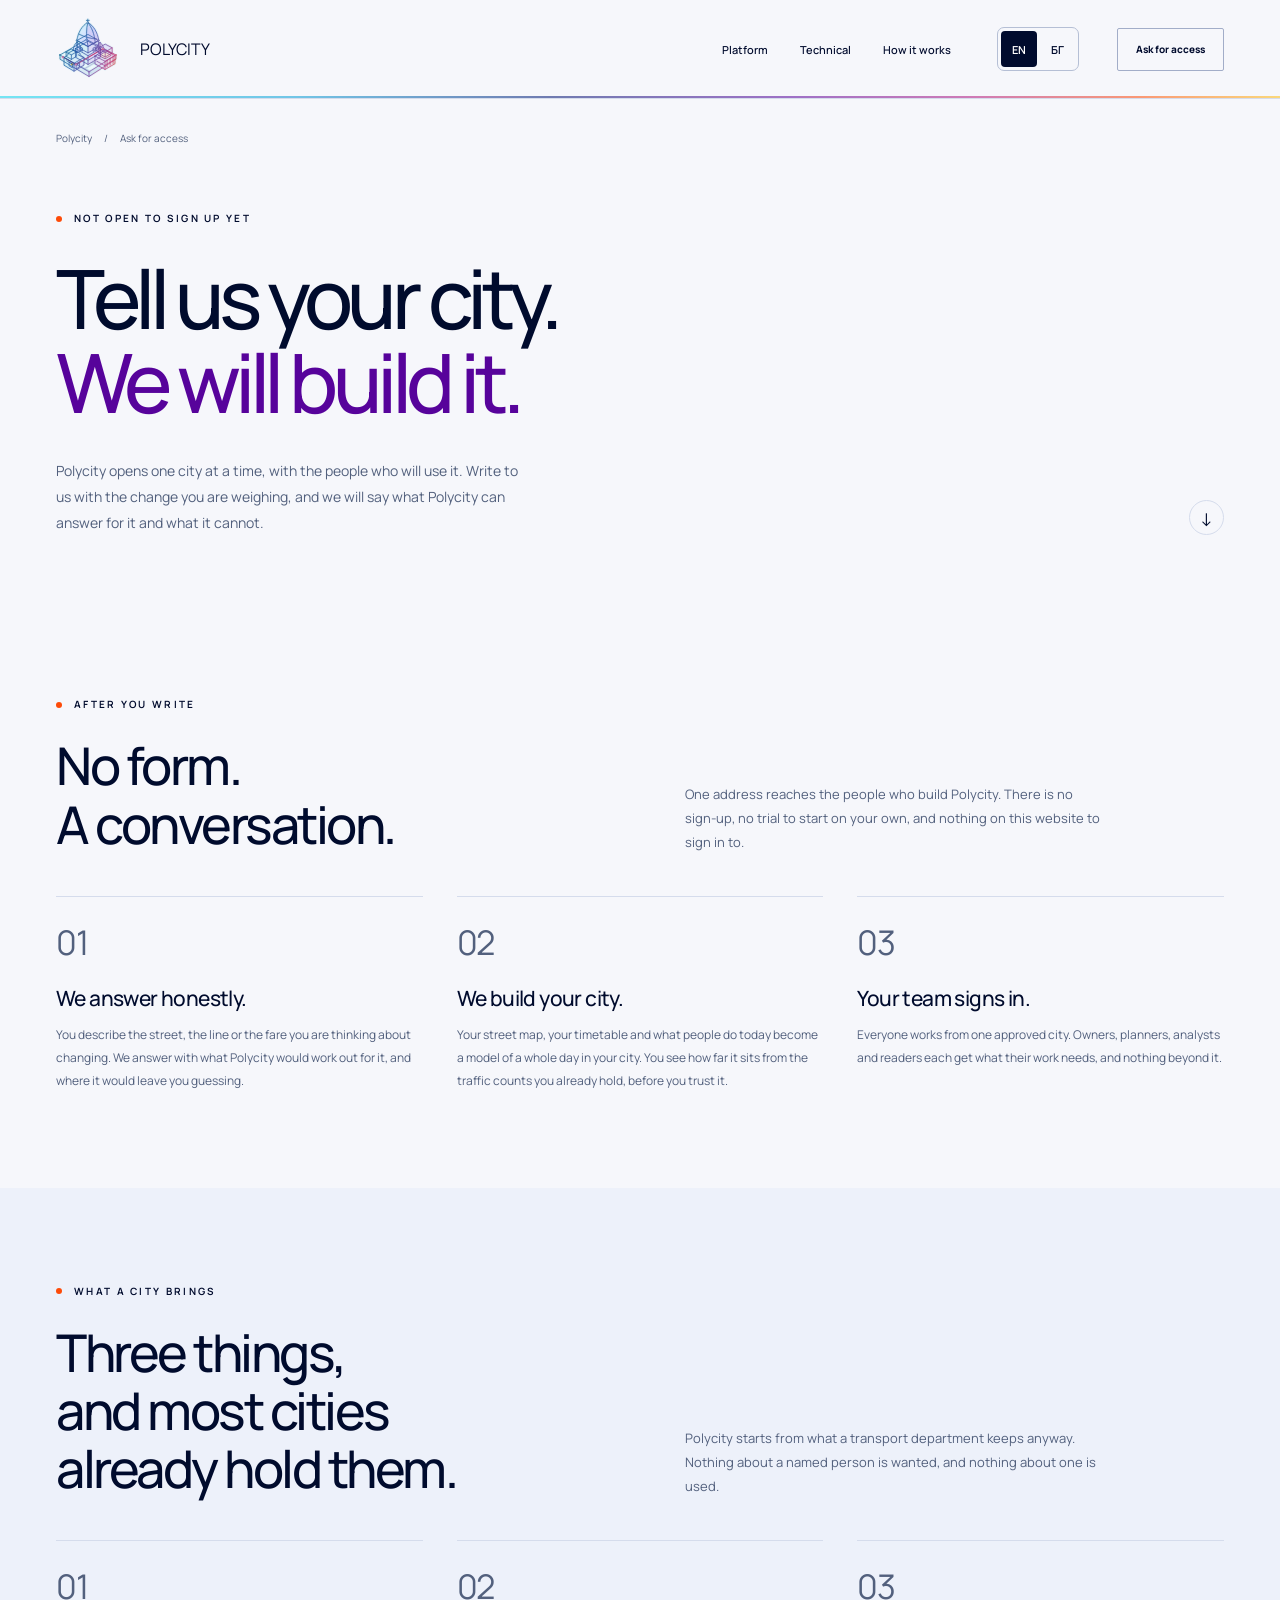
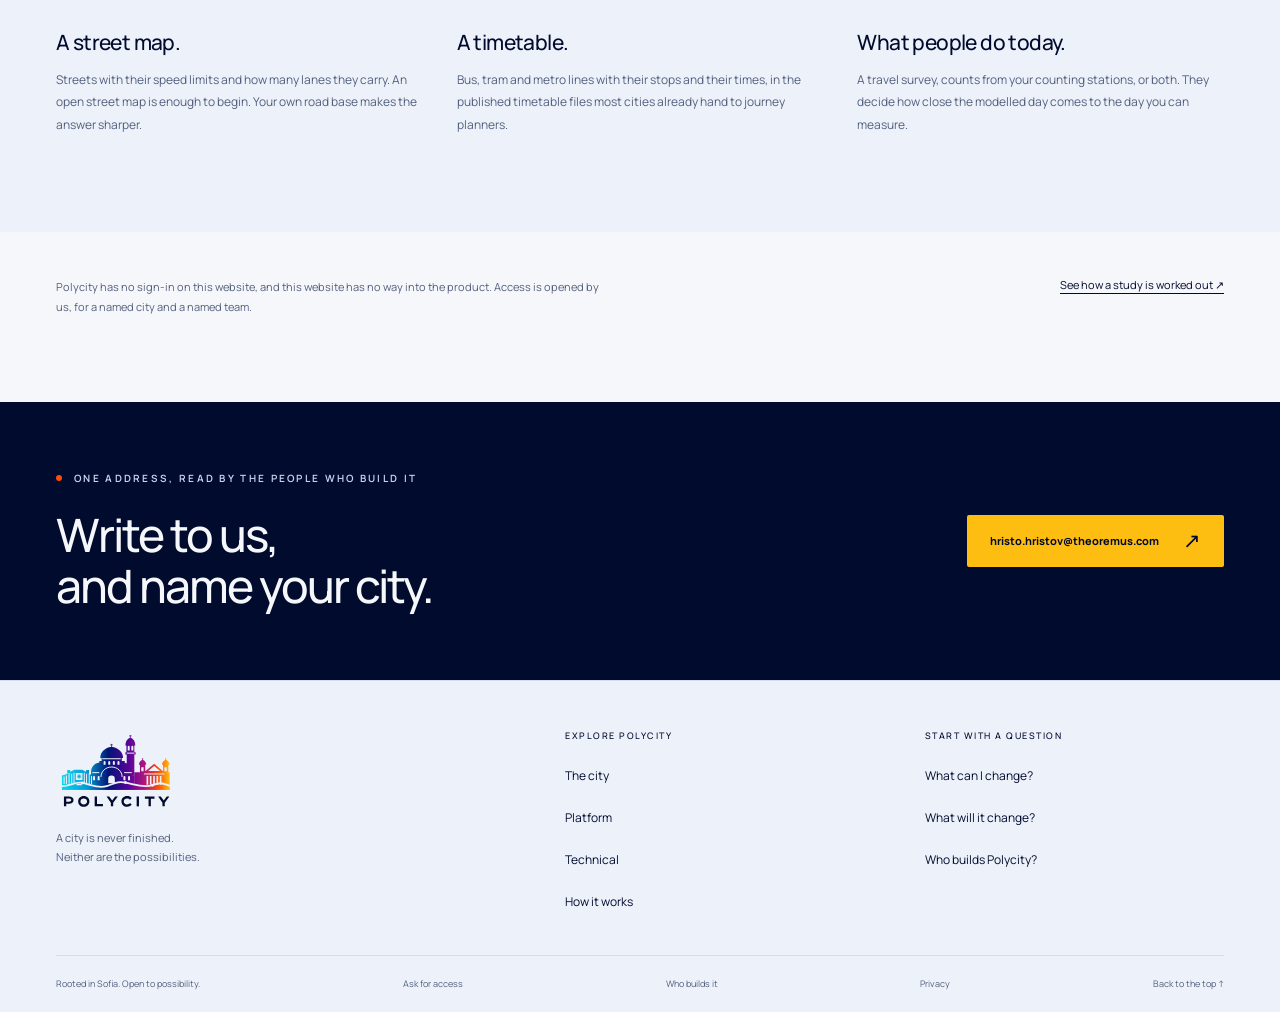
<file: access/index.html>
<!DOCTYPE html><html lang="en"><head>
<script>
// Keep this static site's assets on their own server inside the session preview.
// This must run before external resources, which cannot load the routing fix.
(() => {
  const address = new URL(location.href);
  const port = address.searchParams.get('nxport');
  if (!port || !/^\d+$/.test(port) || Number(port) < 1 || Number(port) > 65535) return;
  const prefix = '/api/proxy/' + port;
  if (address.pathname === prefix || address.pathname.startsWith(prefix + '/')) return;
  address.pathname = prefix + address.pathname;
  history.replaceState(history.state, '', address.href);
})();
</script>
<meta charset="utf-8"><meta name="viewport" content="width=device-width, initial-scale=1"><meta name="theme-color" content="#000b2d">
<title>Ask for access — Polycity</title><meta name="description" content="Polycity is not open to sign up. Write to us with your city, and we will say what it can answer and what it cannot.">
<link rel="preload" href="./../static/assets/polycity-logo.svg?v=fdf4622226f0" as="image">
<link rel="stylesheet" href="./../static/homepage.css?v=83f3b1119386">
<link rel="stylesheet" href="./../static/site.css?v=b0566ec29448">
<link rel="stylesheet" href="./../static/brand.css?v=b9f64335edef">
<script src="./../static/site.js?v=9dc7ef40fed0" defer=""></script>
<link rel="icon" type="image/svg+xml" href="./../static/assets/polycity-icon.svg?v=ac34843353e9">
<link rel="stylesheet" href="./../static/language.css?v=021e5b3f4eb3"></head>
<body class="guide-page"><a class="skip" href="#main">Skip to content</a>
<header class="site-header" id="top"><div class="wrap nav">
<a class="brand brand-lockup" href="./../" aria-label="Polycity home"><img class="brand-mark" src="./../static/assets/polycity-icon.svg?v=ac34843353e9" width="64" height="64" alt=""><span class="brand-word">POLY<span>CITY</span></span></a>
<nav class="nav-links" aria-label="Main navigation"><a href="./../platform/">Platform</a><a href="./../technical/">Technical</a><a href="./../how-it-works/">How it works</a></nav><div class="language-switch" role="group" aria-label="Language"><a href="./../access/" lang="en" hreflang="en" title="English" aria-current="true">EN</a><a href="./../bg/access/" lang="bg" hreflang="bg" title="Български">БГ</a></div>
<a class="button" href="./../access/" aria-current="page">Ask for access</a>
<details class="mobile-menu"><summary aria-label="Navigation menu"><svg class="icon" viewBox="0 0 24 24" aria-hidden="true"><path d="M4 7h16M4 12h16M4 17h16"></path></svg></summary><nav class="menu-links" aria-label="Mobile navigation"><a href="./../platform/">Platform</a><a href="./../technical/">Technical</a><a href="./../how-it-works/">How it works</a><div class="language-switch" role="group" aria-label="Language"><a href="./../access/" lang="en" hreflang="en" title="English" aria-current="true">EN</a><a href="./../bg/access/" lang="bg" hreflang="bg" title="Български">БГ</a></div></nav></details>
</div></header><main id="main">
<div class="chapter-breadcrumb wrap"><a href="./../">Polycity</a><span aria-hidden="true">/</span><span>Ask for access</span></div>
<section class="chapter-hero wrap">
 <div class="eyebrow">Not open to sign up yet</div>
 <h1>Tell us your city.<br><em>We will build it.</em></h1>
 <div class="chapter-hero-bottom"><p>Polycity opens one city at a time, with the people who will use it. Write to us with the change you are weighing, and we will say what Polycity can answer for it and what it cannot.</p><a class="studio-scroll" href="#after" aria-label="Read what happens after you write"><span aria-hidden="true">↓</span></a></div>
</section>
<section class="editorial-section" id="after"><div class="wrap"><div class="editorial-intro"><div><div class="eyebrow">After you write</div><h2 class="editorial-heading">No form.<br>A conversation.</h2></div><p>One address reaches the people who build Polycity. There is no sign-up, no trial to start on your own, and nothing on this website to sign in to.</p></div><div class="editorial-trio">
<article><span class="folio">01</span><h3>We answer honestly.</h3><p>You describe the street, the line or the fare you are thinking about changing. We answer with what Polycity would work out for it, and where it would leave you guessing.</p></article>
<article><span class="folio">02</span><h3>We build your city.</h3><p>Your street map, your timetable and what people do today become a model of a whole day in your city. You see how far it sits from the traffic counts you already hold, before you trust it.</p></article>
<article><span class="folio">03</span><h3>Your team signs in.</h3><p>Everyone works from one approved city. Owners, planners, analysts and readers each get what their work needs, and nothing beyond it.</p></article>
</div></div></section>
<section class="editorial-section soft-section" id="brings"><div class="wrap"><div class="editorial-intro"><div><div class="eyebrow">What a city brings</div><h2 class="editorial-heading">Three things,<br>and most cities<br>already hold them.</h2></div><p>Polycity starts from what a transport department keeps anyway. Nothing about a named person is wanted, and nothing about one is used.</p></div><div class="editorial-trio">
<article><span class="folio">01</span><h3>A street map.</h3><p>Streets with their speed limits and how many lanes they carry. An open street map is enough to begin. Your own road base makes the answer sharper.</p></article>
<article><span class="folio">02</span><h3>A timetable.</h3><p>Bus, tram and metro lines with their stops and their times, in the published timetable files most cities already hand to journey planners.</p></article>
<article><span class="folio">03</span><h3>What people do today.</h3><p>A travel survey, counts from your counting stations, or both. They decide how close the modelled day comes to the day you can measure.</p></article>
</div></div></section>
<div class="wrap field-note"><p>Polycity has no sign-in on this website, and this website has no way into the product. Access is opened by us, for a named city and a named team.</p><a href="./../how-it-works/">See how a study is worked out ↗</a></div>
<section class="chapter-cta"><div class="wrap chapter-cta-inner"><div><div class="eyebrow">One address, read by the people who build it</div><h2>Write to us,<br>and name your city.</h2></div><a class="button" href="mailto:hristo.hristov@theoremus.com">hristo.hristov@theoremus.com <span class="arrow" aria-hidden="true">↗</span></a></div></section>
</main><footer class="site-footer-expanded"><div class="wrap">
<div class="footer-map"><div class="footer-brand"><a class="brand" href="./../" aria-label="Polycity home"><img class="brand-logo" src="./../static/assets/polycity-logo.svg?v=fdf4622226f0" width="360" height="248" alt="Polycity"></a><p>A city is never finished.<br>Neither are the possibilities.</p></div>
<div class="footer-column"><h2>Explore Polycity</h2><a href="./../">The city</a><a href="./../platform/">Platform</a><a href="./../technical/">Technical</a><a href="./../how-it-works/">How it works</a></div>
<div class="footer-column"><h2>Start with a question</h2><a href="./../platform/#changes">What can I change?</a><a href="./../platform/#results">What will it change?</a><a href="./../who-builds-it/">Who builds Polycity?</a></div></div>
<div class="footer-base"><span>Rooted in Sofia. Open to possibility.</span><a href="./../access/" aria-current="page">Ask for access</a><a href="./../who-builds-it/">Who builds it</a><a href="./../privacy/">Privacy</a><a href="#top">Back to the top ↑</a></div>
</div></footer>
</body></html>
</file>
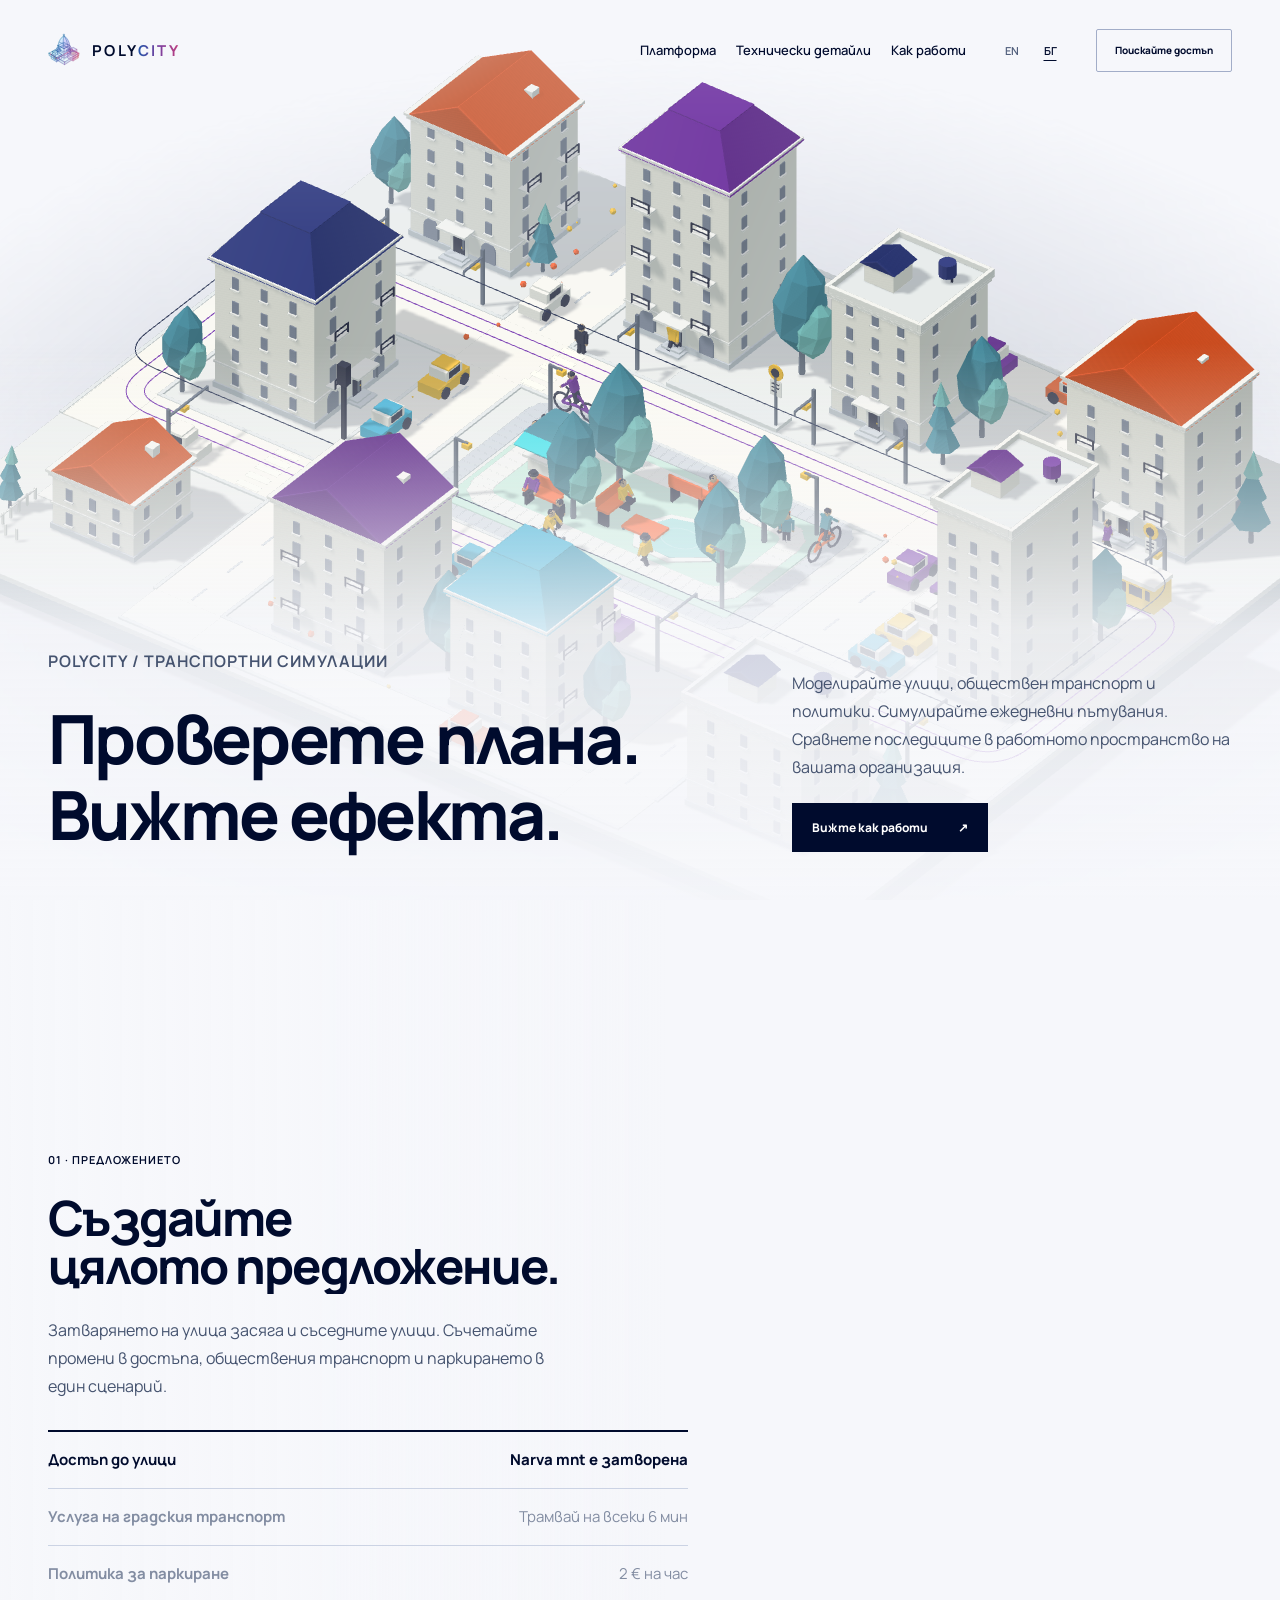
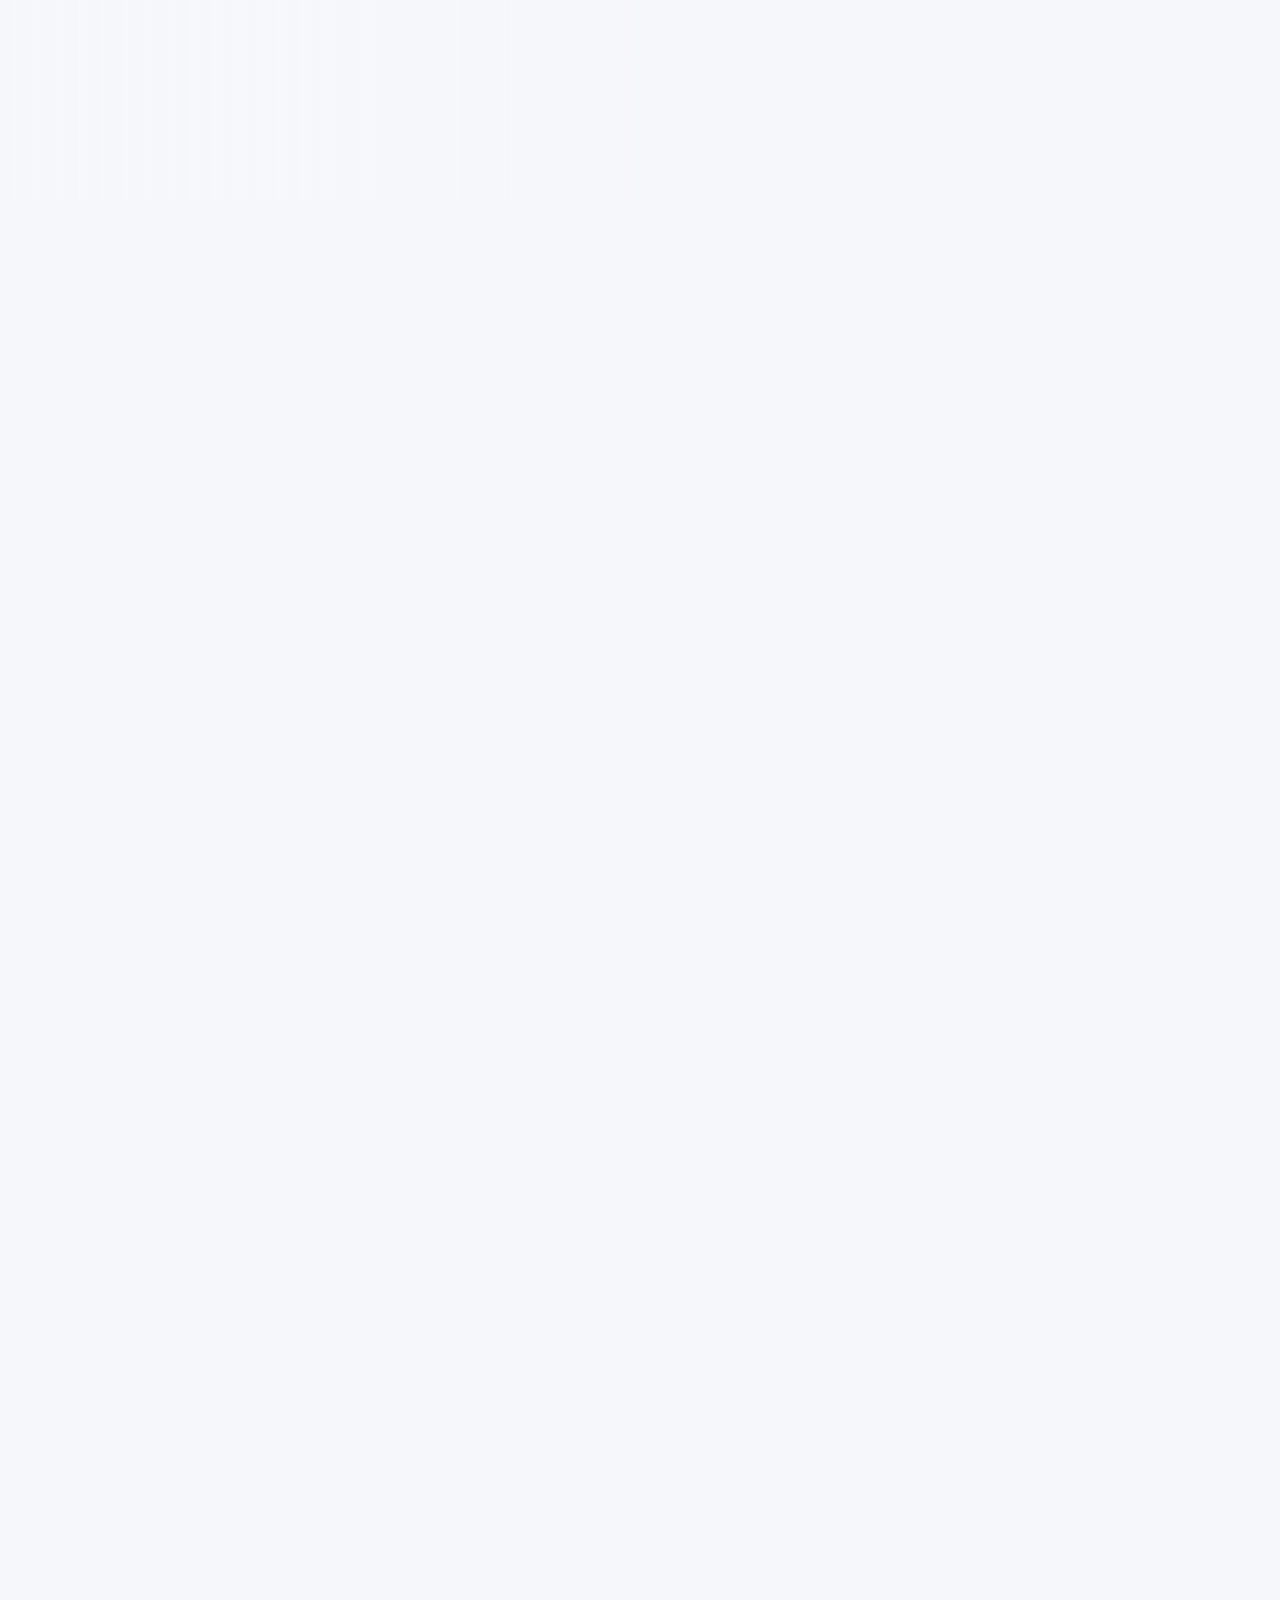
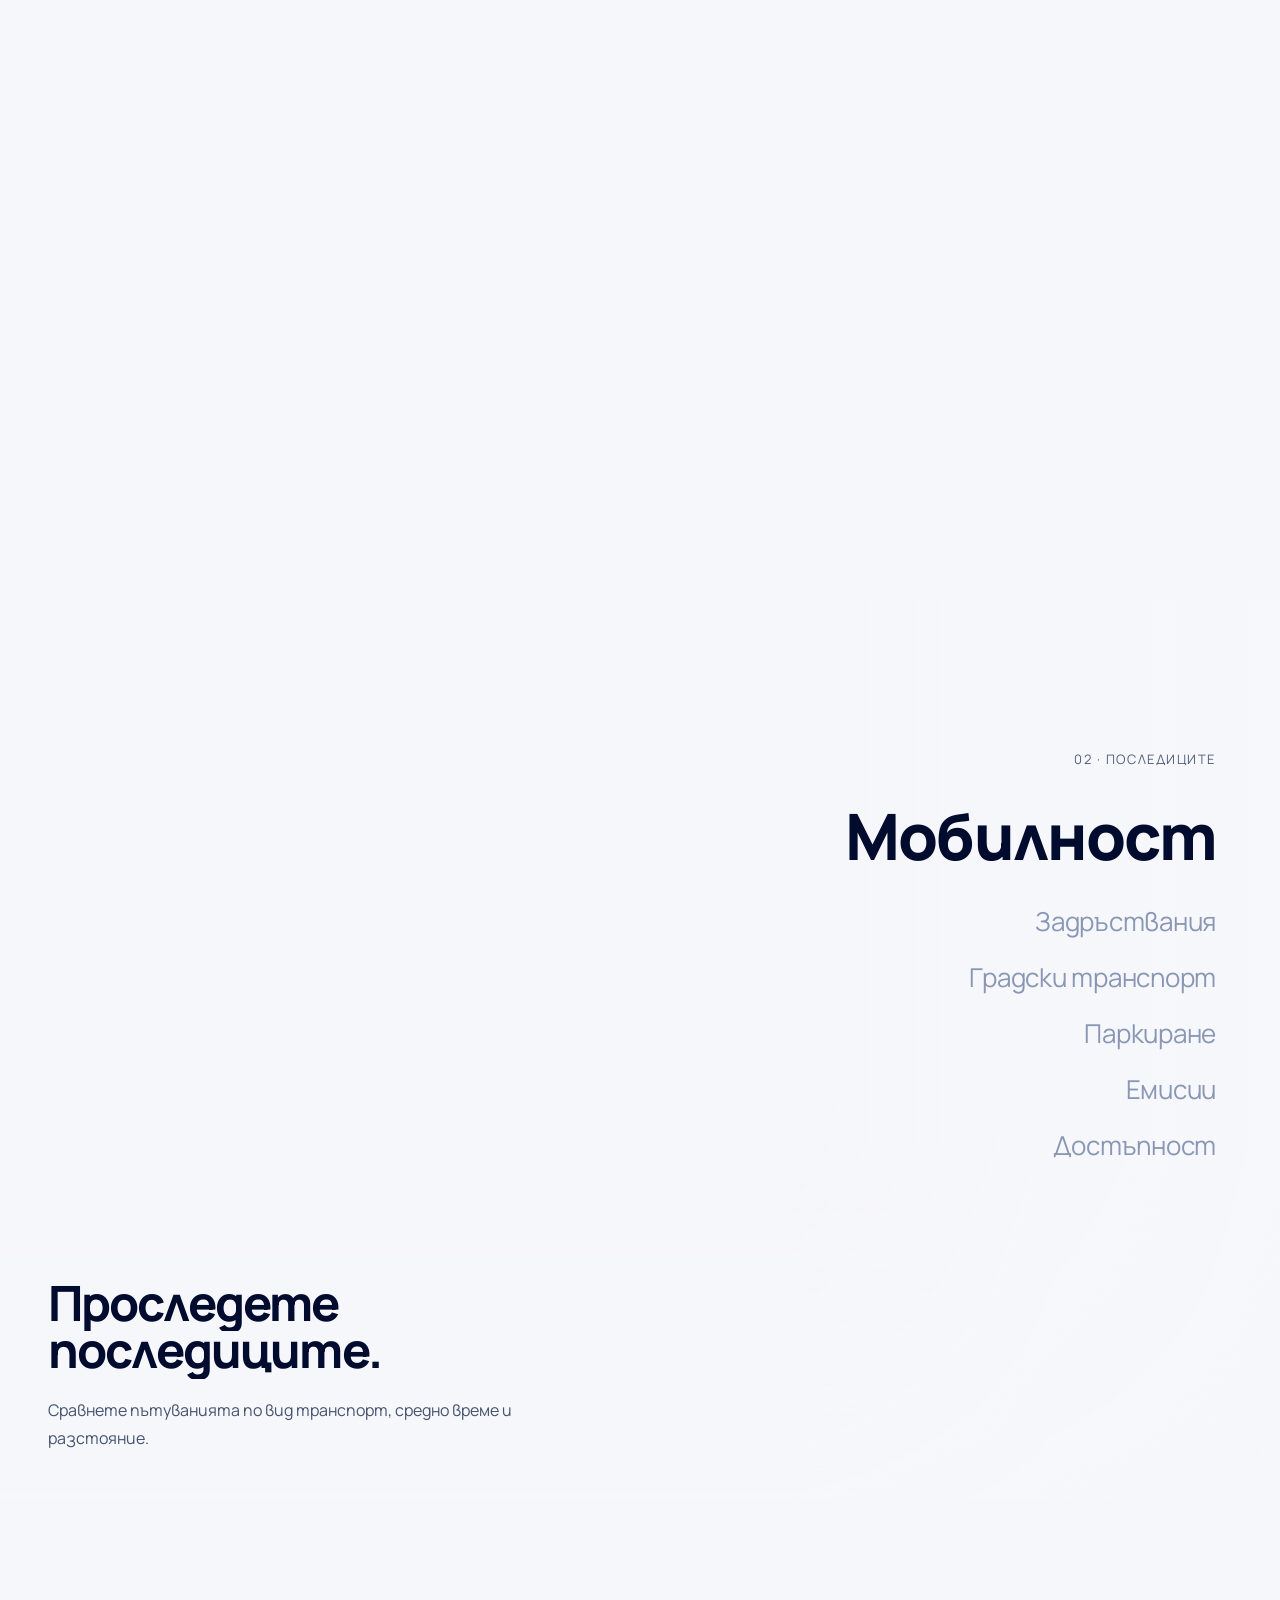
<file: bg/index.html>
<!DOCTYPE html><html lang="bg"><head>
<script>
// Keep this static site's assets on their own server inside the session preview.
// This must run before external resources, which cannot load the routing fix.
(() => {
  const address = new URL(location.href);
  const port = address.searchParams.get('nxport');
  if (!port || !/^\d+$/.test(port) || Number(port) < 1 || Number(port) > 65535) return;
  const prefix = '/api/proxy/' + port;
  if (address.pathname === prefix || address.pathname.startsWith(prefix + '/')) return;
  address.pathname = prefix + address.pathname;
  history.replaceState(history.state, '', address.href);
})();
</script>
<meta charset="utf-8">
<meta name="viewport" content="width=device-width, initial-scale=1">
<meta name="theme-color" content="#000b2d">
<meta name="description" content="Моделирайте транспортни сценарии, симулирайте ежедневни пътувания и сравнявайте резултатите в работното пространство на вашата организация в Polycity.">
<title>Polycity — Проверете плана. Вижте ефекта.</title>
<link rel="preload" href="./../static/assets/polycity-logo.svg?v=fdf4622226f0" as="image">
<link rel="stylesheet" href="./../static/homepage.css?v=83f3b1119386">
<link rel="stylesheet" href="./../static/site.css?v=b0566ec29448">
<link rel="stylesheet" href="./../static/brand.css?v=b9f64335edef">
<script src="./../static/site.js?v=9dc7ef40fed0" defer=""></script>
<link rel="icon" type="image/svg+xml" href="./../static/assets/polycity-icon.svg?v=ac34843353e9">
<link rel="stylesheet" href="./../static/language.css?v=021e5b3f4eb3"><script type="module" src="./../static/language.js?v=4e6ffbded7d0"></script></head>
<body class="home-page platform-home one-city">
<a class="skip" href="#main">Към съдържанието</a>

<header class="site-header" id="top"><div class="wrap nav">
<a class="brand brand-lockup" href="./../bg/" aria-label="Начална страница на Polycity"><img class="brand-mark" src="./../static/assets/polycity-icon.svg?v=ac34843353e9" width="64" height="64" alt=""><img class="brand-mark brand-mark-light" src="./../static/assets/polycity-icon-light.svg?v=9273514d37c9" width="64" height="64" alt="" aria-hidden="true"><span class="brand-word">POLY<span>CITY</span></span></a>
<nav class="nav-links" aria-label="Основна навигация"><a href="./../bg/platform/">Платформа</a><a href="./../bg/technical/">Технически детайли</a><a href="./../bg/how-it-works/">Как работи</a></nav><div class="language-switch" role="group" aria-label="Език"><a href="./../" lang="en" hreflang="en" title="English">EN</a><a href="./../bg/" lang="bg" hreflang="bg" title="Български" aria-current="true">БГ</a></div>
<a class="button" href="./../bg/access/">Поискайте достъп</a>
<details class="mobile-menu"><summary aria-label="Меню за навигация"><svg class="icon" viewBox="0 0 24 24" aria-hidden="true"><path d="M4 7h16M4 12h16M4 17h16"></path></svg></summary><nav class="menu-links" aria-label="Мобилна навигация"><a href="./../bg/platform/">Платформа</a><a href="./../bg/technical/">Технически детайли</a><a href="./../bg/how-it-works/">Как работи</a><div class="language-switch" role="group" aria-label="Език"><a href="./../" lang="en" hreflang="en" title="English">EN</a><a href="./../bg/" lang="bg" hreflang="bg" title="Български" aria-current="true">БГ</a></div></nav></details>
</div></header>
<main id="main" class="homepage-content">
<!-- One city for the whole page. It is fixed to the screen; the screens of
     words below scroll over it, and the scroll moves its camera. -->
<div class="city-scroll-section"><div class="hero-scroll-frame">
<div class="model-stage" data-story-stage="hero" data-render-state="opening"><canvas role="img" aria-label="Един геометричен град с дървета с нагънати корони, златист трамвай и пешеходци, над който страницата прелита, затваря улица, обикаля шест гледни точки, разделя го на днес и предложението и накрая го превръща в падащи числа."></canvas><span class="story-loading" role="status">Градският етюд оживява.</span></div>
</div></div>
<div class="pins" aria-hidden="true">
<span class="pin" data-pin="streets"><i></i><span>Narva mnt е затворена за коли</span></span>
<span class="pin" data-pin="transit"><i></i><span>Трамвай на всеки 6 мин</span></span>
<span class="pin" data-pin="growth"><i></i><span>Паркиране 2 € на час</span></span>
<span class="pin" data-pin="congestion"><i></i><span>Автомобили чакат на светофара</span></span>
</div>

<section class="screen hero" data-screen="hero" aria-labelledby="hero-heading">
<div class="screen-words">
<div class="hero-copy">
<div><p class="eyebrow" data-arrive="">POLYCITY / ТРАНСПОРТНИ СИМУЛАЦИИ</p><h1 id="hero-heading" data-lines="">Проверете плана.<br>Вижте ефекта.</h1></div>
<div data-arrive=""><p>Моделирайте улици, обществен транспорт и политики. Симулирайте ежедневни пътувания. Сравнете последиците в работното пространство на вашата организация.</p><a class="primary" href="./../bg/how-it-works/">Вижте как работи <span aria-hidden="true">↗</span></a></div>
</div>
</div>
</section>

<section class="screen proposal tall" id="platform" data-screen="proposal" aria-labelledby="proposal-heading">
<div class="screen-words">
<p class="eyebrow" data-arrive="">01 · ПРЕДЛОЖЕНИЕТО</p>
<h2 id="proposal-heading" data-lines="">Създайте<br>цялото предложение.</h2>
<p class="copy" data-arrive="">Затварянето на улица засяга и съседните улици. Съчетайте промени в достъпа, обществения транспорт и паркирането в един сценарий.</p>
<div class="changes">
<div data-arrive="" data-camera-place="streets"><strong>Достъп до улици</strong><span>Narva mnt е затворена</span></div>
<div data-arrive="" data-camera-place="transit"><strong>Услуга на градския транспорт</strong><span>Трамвай на всеки 6 мин</span></div>
<div data-arrive="" data-camera-place="growth"><strong>Политика за паркиране</strong><span>2 € на час</span></div>
</div>
</div>
</section>

<section class="screen outcomes tall" id="outcomes" data-screen="outcomes" aria-labelledby="outcomes-heading">
<div class="screen-words">
<ol class="rail" aria-label="Резултати">
<li class="rail-title">02 · ПОСЛЕДИЦИТЕ</li>
<li data-outcome="mobility">Мобилност</li>
<li data-outcome="congestion">Задръствания</li>
<li data-outcome="transit">Градски транспорт</li>
<li data-outcome="parking">Паркиране</li>
<li data-outcome="emissions">Емисии</li>
<li data-outcome="accessibility">Достъпност</li>
</ol>
<div class="outcome-words">
<h2 id="outcomes-heading" data-lines="">Проследете<br>последиците.</h2>
<p class="copy" data-outcome-copy="mobility">Сравнете пътуванията по вид транспорт, средно време и разстояние.</p>
<p class="copy" data-outcome-copy="congestion">Открийте къде се натрупва трафик и колко време прекарват превозните средства на пътя.</p>
<p class="copy" data-outcome-copy="transit">Сравнете качванията и колко пълен е всеки трамвай и автобус при различни варианти на обслужването.</p>
<p class="copy" data-outcome-copy="parking">Разгледайте заетостта, приходите от паркиране и времето за намиране на място.</p>
<p class="copy" data-outcome-copy="emissions">Разгледайте емисиите от симулираните пътувания. Сравнете как транспортните решения променят резултатите от модела.</p>
<p class="copy" data-outcome-copy="accessibility">Вижте колко лесно всеки квартал достига до работа и ежедневни места и как това се променя между сценариите.</p>
</div>
</div>
</section>

<section class="screen comparison tall" id="workflow" data-screen="comparison" aria-labelledby="workflow-heading">
<div class="screen-words">
<div class="comparison-top"><p class="eyebrow" data-arrive="">03 · СРАВНЕНИЕТО</p><h2 id="workflow-heading" data-lines="">Сравнете. Подобрете. Повторете.</h2></div>
<div class="split" data-split="">
<div class="split-today"></div>
<span class="tag tag-today">ДНЕС</span><span class="tag tag-proposal">ПРЕДЛОЖЕНИЕТО</span>
<div class="split-line"></div>
<button type="button" class="split-knob" aria-label="Преместете границата между днес и предложението">⇔</button>
</div>
<div class="three">
<div data-arrive=""><strong>Запазени сценарии</strong><p>Върнете се към всяка версия и входните данни зад нея.</p></div>
<div data-arrive=""><strong>Модел за повторна употреба</strong><p>Изграждайте само частите, които промените ви засягат.</p></div>
<div data-arrive=""><strong>Съпоставими резултати</strong><p>Карта на промените, с графики и таблици.</p></div>
</div>
</div>
</section>

<section class="screen closing tall" id="closing" data-screen="closing" aria-labelledby="closing-heading">
<div class="screen-words">
<div class="closing-copy">
<div><p class="eyebrow" data-arrive="">04 · ШЕСТ СТЪПКИ ДО ОТГОВОР</p><h2 id="closing-heading" data-lines="">Проверете<br>следващото предложение.</h2><p class="copy" data-arrive="">Донесете данните на вашия град, настройте го по днешния ден и изпробвайте промяната, преди някой да разкопае улица.</p><a class="primary" href="./../bg/how-it-works/" data-arrive="">Следвайте шестте стъпки <span aria-hidden="true">↗</span></a></div>
</div>
<footer class="homepage-footer"><span>Polycity · Транспортни симулации</span><nav aria-label="За Polycity"><a href="./../bg/access/">Поискайте достъп</a><a href="./../bg/who-builds-it/">Кой го изгражда</a><a href="./../bg/privacy/">Поверителност</a></nav><nav aria-label="Навигация в долната част"><a href="./../bg/platform/">Платформа</a><a href="./../bg/technical/">Технически детайли</a><a href="./../bg/how-it-works/">Как работи</a></nav></footer>
</div>
</section>
</main>
<script type="module" src="./../static/page-motion.js?v=c3d06b5a0750"></script>
<script type="module" src="./../static/home-scene.js?v=95457fd13d1d"></script>


</body></html>
</file>
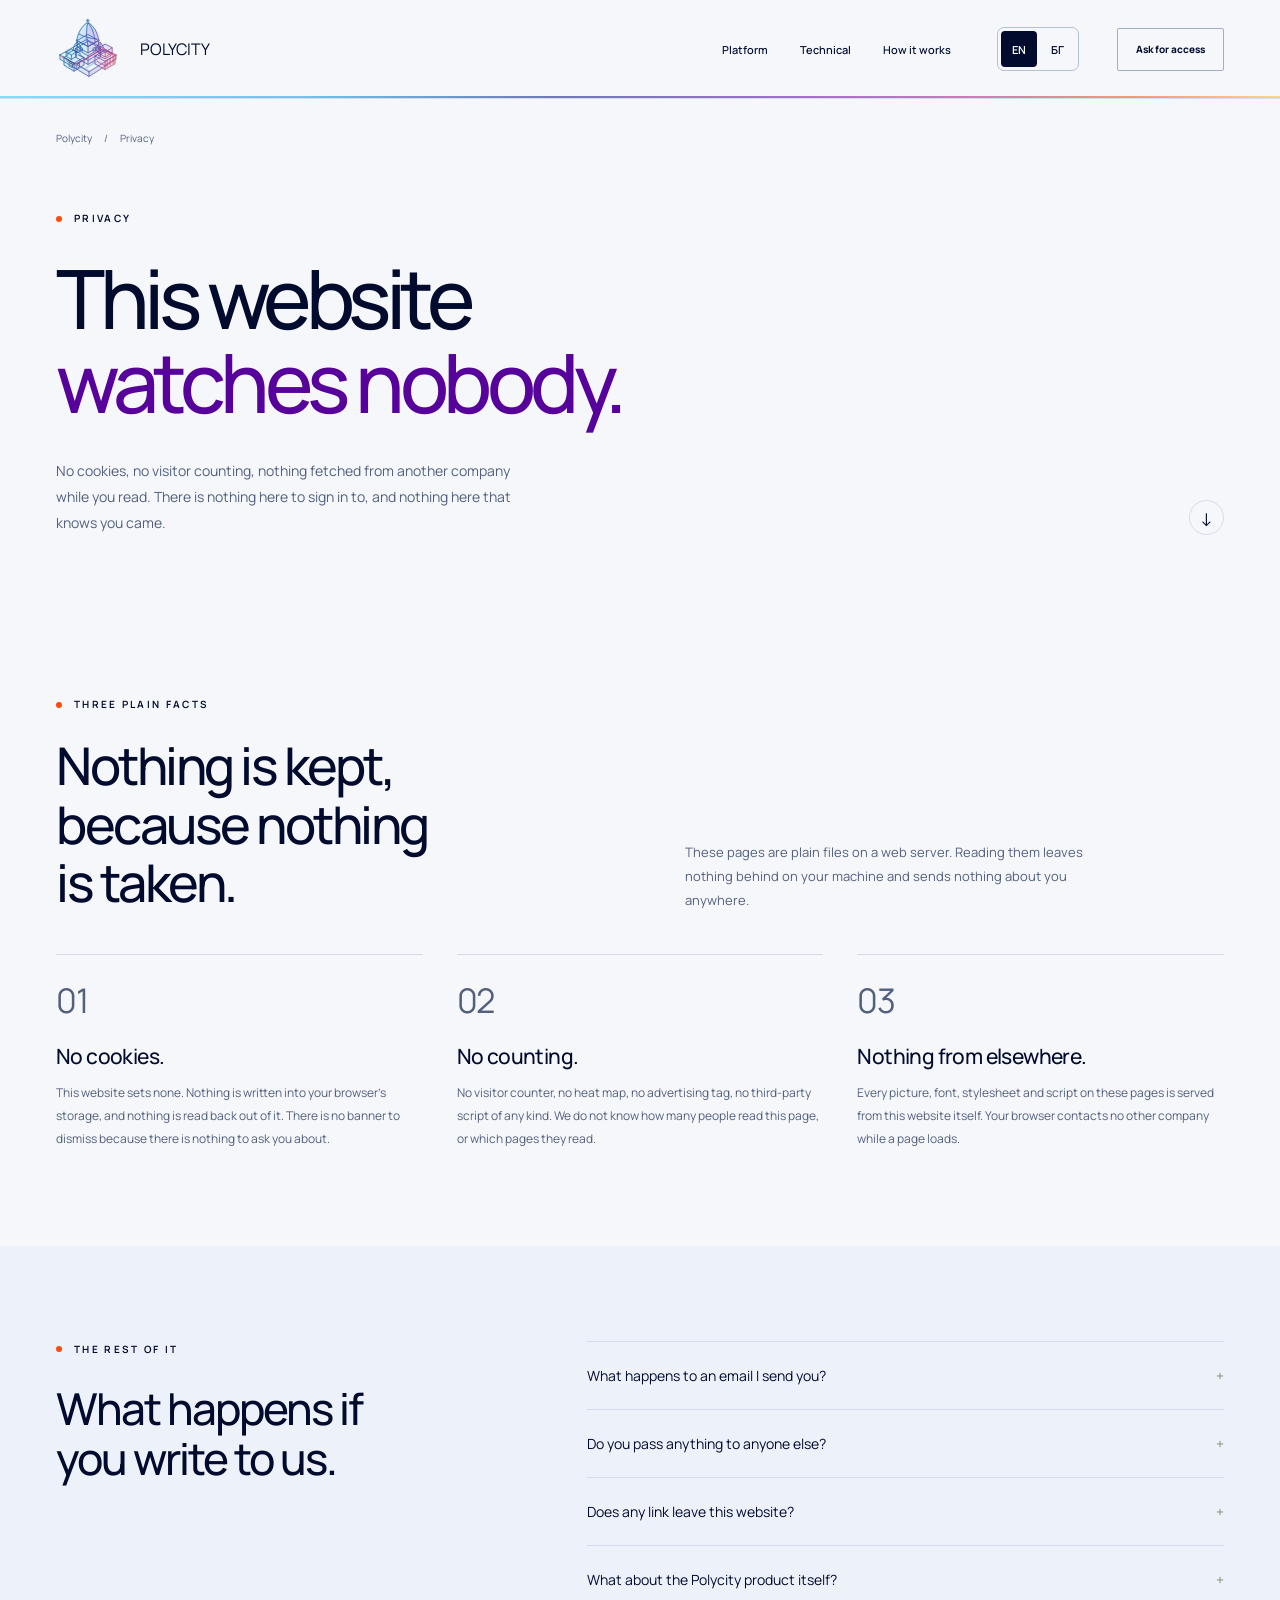
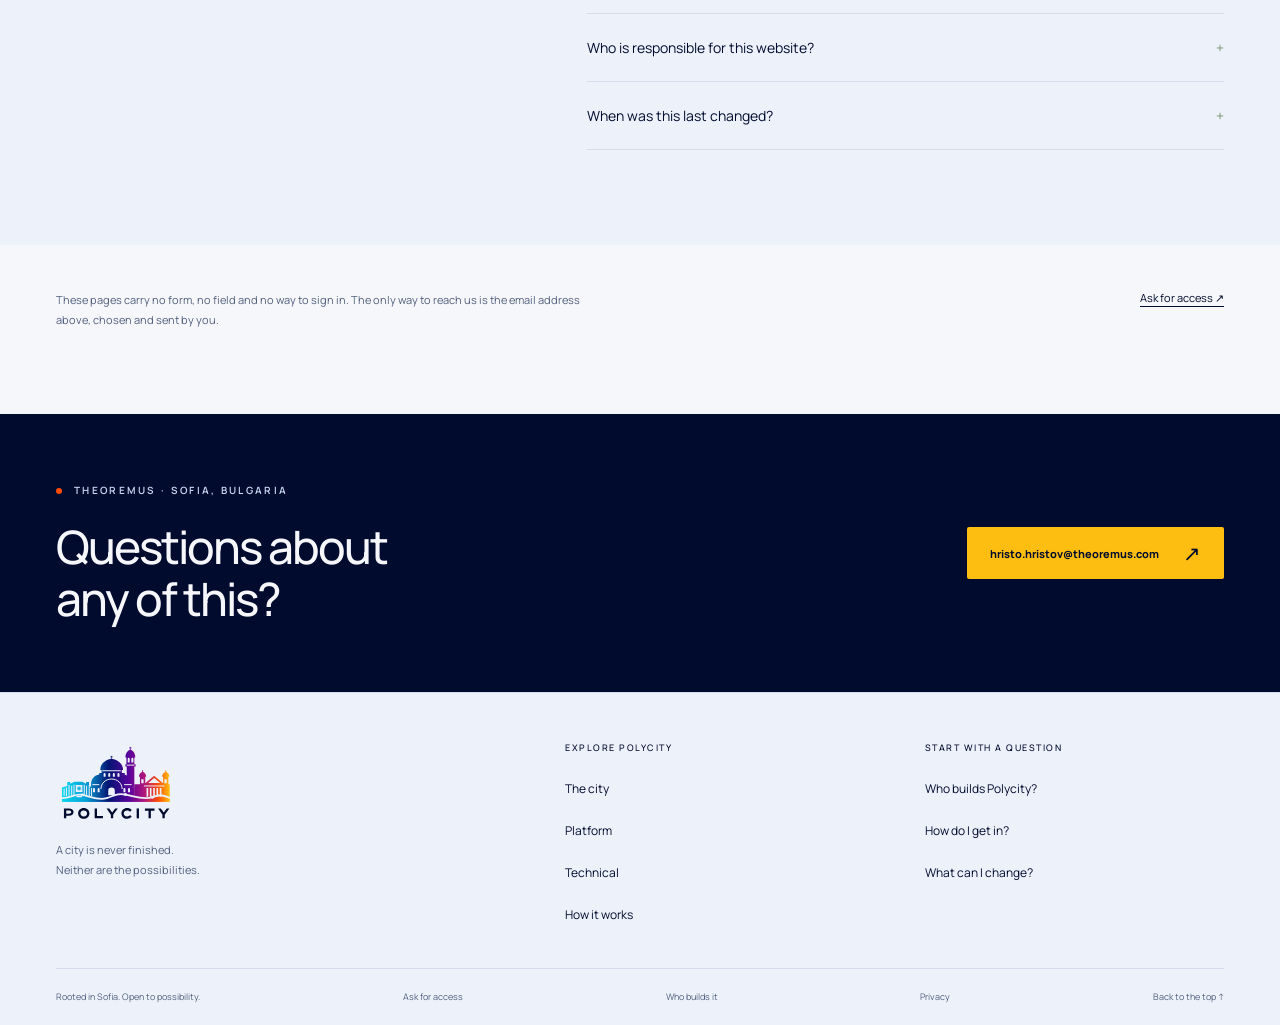
<file: privacy/index.html>
<!DOCTYPE html><html lang="en"><head>
<script>
// Keep this static site's assets on their own server inside the session preview.
// This must run before external resources, which cannot load the routing fix.
(() => {
  const address = new URL(location.href);
  const port = address.searchParams.get('nxport');
  if (!port || !/^\d+$/.test(port) || Number(port) < 1 || Number(port) > 65535) return;
  const prefix = '/api/proxy/' + port;
  if (address.pathname === prefix || address.pathname.startsWith(prefix + '/')) return;
  address.pathname = prefix + address.pathname;
  history.replaceState(history.state, '', address.href);
})();
</script>
<meta charset="utf-8"><meta name="viewport" content="width=device-width, initial-scale=1"><meta name="theme-color" content="#000b2d">
<title>Privacy — Polycity</title><meta name="description" content="This website sets no cookies, counts no visitors and loads nothing from another company. Who is responsible, and what happens to an email you send.">
<link rel="preload" href="./../static/assets/polycity-logo.svg?v=fdf4622226f0" as="image">
<link rel="stylesheet" href="./../static/homepage.css?v=83f3b1119386">
<link rel="stylesheet" href="./../static/site.css?v=b0566ec29448">
<link rel="stylesheet" href="./../static/brand.css?v=b9f64335edef">
<script src="./../static/site.js?v=9dc7ef40fed0" defer=""></script>
<link rel="icon" type="image/svg+xml" href="./../static/assets/polycity-icon.svg?v=ac34843353e9">
<link rel="stylesheet" href="./../static/language.css?v=021e5b3f4eb3"></head>
<body class="guide-page"><a class="skip" href="#main">Skip to content</a>
<header class="site-header" id="top"><div class="wrap nav">
<a class="brand brand-lockup" href="./../" aria-label="Polycity home"><img class="brand-mark" src="./../static/assets/polycity-icon.svg?v=ac34843353e9" width="64" height="64" alt=""><span class="brand-word">POLY<span>CITY</span></span></a>
<nav class="nav-links" aria-label="Main navigation"><a href="./../platform/">Platform</a><a href="./../technical/">Technical</a><a href="./../how-it-works/">How it works</a></nav><div class="language-switch" role="group" aria-label="Language"><a href="./../privacy/" lang="en" hreflang="en" title="English" aria-current="true">EN</a><a href="./../bg/privacy/" lang="bg" hreflang="bg" title="Български">БГ</a></div>
<a class="button" href="./../access/">Ask for access</a>
<details class="mobile-menu"><summary aria-label="Navigation menu"><svg class="icon" viewBox="0 0 24 24" aria-hidden="true"><path d="M4 7h16M4 12h16M4 17h16"></path></svg></summary><nav class="menu-links" aria-label="Mobile navigation"><a href="./../platform/">Platform</a><a href="./../technical/">Technical</a><a href="./../how-it-works/">How it works</a><div class="language-switch" role="group" aria-label="Language"><a href="./../privacy/" lang="en" hreflang="en" title="English" aria-current="true">EN</a><a href="./../bg/privacy/" lang="bg" hreflang="bg" title="Български">БГ</a></div></nav></details>
</div></header><main id="main">
<div class="chapter-breadcrumb wrap"><a href="./../">Polycity</a><span aria-hidden="true">/</span><span>Privacy</span></div>
<section class="chapter-hero wrap">
 <div class="eyebrow">Privacy</div>
 <h1>This website<br><em>watches nobody.</em></h1>
 <div class="chapter-hero-bottom"><p>No cookies, no visitor counting, nothing fetched from another company while you read. There is nothing here to sign in to, and nothing here that knows you came.</p><a class="studio-scroll" href="#three" aria-label="Read the three plain facts"><span aria-hidden="true">↓</span></a></div>
</section>
<section class="editorial-section" id="three"><div class="wrap"><div class="editorial-intro"><div><div class="eyebrow">Three plain facts</div><h2 class="editorial-heading">Nothing is kept,<br>because nothing<br>is taken.</h2></div><p>These pages are plain files on a web server. Reading them leaves nothing behind on your machine and sends nothing about you anywhere.</p></div><div class="editorial-trio">
<article><span class="folio">01</span><h3>No cookies.</h3><p>This website sets none. Nothing is written into your browser's storage, and nothing is read back out of it. There is no banner to dismiss because there is nothing to ask you about.</p></article>
<article><span class="folio">02</span><h3>No counting.</h3><p>No visitor counter, no heat map, no advertising tag, no third-party script of any kind. We do not know how many people read this page, or which pages they read.</p></article>
<article><span class="folio">03</span><h3>Nothing from elsewhere.</h3><p>Every picture, font, stylesheet and script on these pages is served from this website itself. Your browser contacts no other company while a page loads.</p></article>
</div></div></section>
<section class="editorial-section soft-section" id="questions"><div class="wrap faq-layout">
<div><div class="eyebrow">The rest of it</div><h2>What happens if<br>you write to us.</h2></div>
<div class="faq-list">
<details><summary>What happens to an email I send you?</summary><p>It reaches the people who build Polycity and nobody else. We keep it while we are talking to you and for as long as we need it to answer, and we reply from the same address. Ask us to delete it and we will.</p></details>
<details><summary>Do you pass anything to anyone else?</summary><p>No. We sell nothing about you, share nothing with advertisers, and buy nothing about you from anybody. There is no mailing list on this website to be added to.</p></details>
<details><summary>Does any link leave this website?</summary><p>No. Every link on these pages opens another page of this website. The one exception is the email address, which opens your own mail program.</p></details>
<details><summary>What about the Polycity product itself?</summary><p>The product is a separate matter from this website, and a team that uses it gets its own terms in writing. Two things hold in every case. A team's city models, scenarios and runs stay inside that team's own organisation. And nothing about a named person goes into a model: the residents in a simulated day are invented from published population totals, never from anybody's phone, card or journey.</p></details>
<details><summary>Who is responsible for this website?</summary><p>Theoremus, 22 San Stefano Street, Building 1, Block 4, Floor 7, 1504 Sofia, Bulgaria. Write to hristo.hristov@theoremus.com about anything on this page, including a request to delete something you sent us.</p></details>
<details><summary>When was this last changed?</summary><p>24 September 2026. If this page changes, the date changes with it.</p></details>
</div>
</div></section>
<div class="wrap field-note"><p>These pages carry no form, no field and no way to sign in. The only way to reach us is the email address above, chosen and sent by you.</p><a href="./../access/">Ask for access ↗</a></div>
<section class="chapter-cta"><div class="wrap chapter-cta-inner"><div><div class="eyebrow">Theoremus · Sofia, Bulgaria</div><h2>Questions about<br>any of this?</h2></div><a class="button" href="mailto:hristo.hristov@theoremus.com">hristo.hristov@theoremus.com <span class="arrow" aria-hidden="true">↗</span></a></div></section>
</main><footer class="site-footer-expanded"><div class="wrap">
<div class="footer-map"><div class="footer-brand"><a class="brand" href="./../" aria-label="Polycity home"><img class="brand-logo" src="./../static/assets/polycity-logo.svg?v=fdf4622226f0" width="360" height="248" alt="Polycity"></a><p>A city is never finished.<br>Neither are the possibilities.</p></div>
<div class="footer-column"><h2>Explore Polycity</h2><a href="./../">The city</a><a href="./../platform/">Platform</a><a href="./../technical/">Technical</a><a href="./../how-it-works/">How it works</a></div>
<div class="footer-column"><h2>Start with a question</h2><a href="./../who-builds-it/">Who builds Polycity?</a><a href="./../access/">How do I get in?</a><a href="./../platform/#changes">What can I change?</a></div></div>
<div class="footer-base"><span>Rooted in Sofia. Open to possibility.</span><a href="./../access/">Ask for access</a><a href="./../who-builds-it/">Who builds it</a><a href="./../privacy/" aria-current="page">Privacy</a><a href="#top">Back to the top ↑</a></div>
</div></footer>
</body></html>
</file>
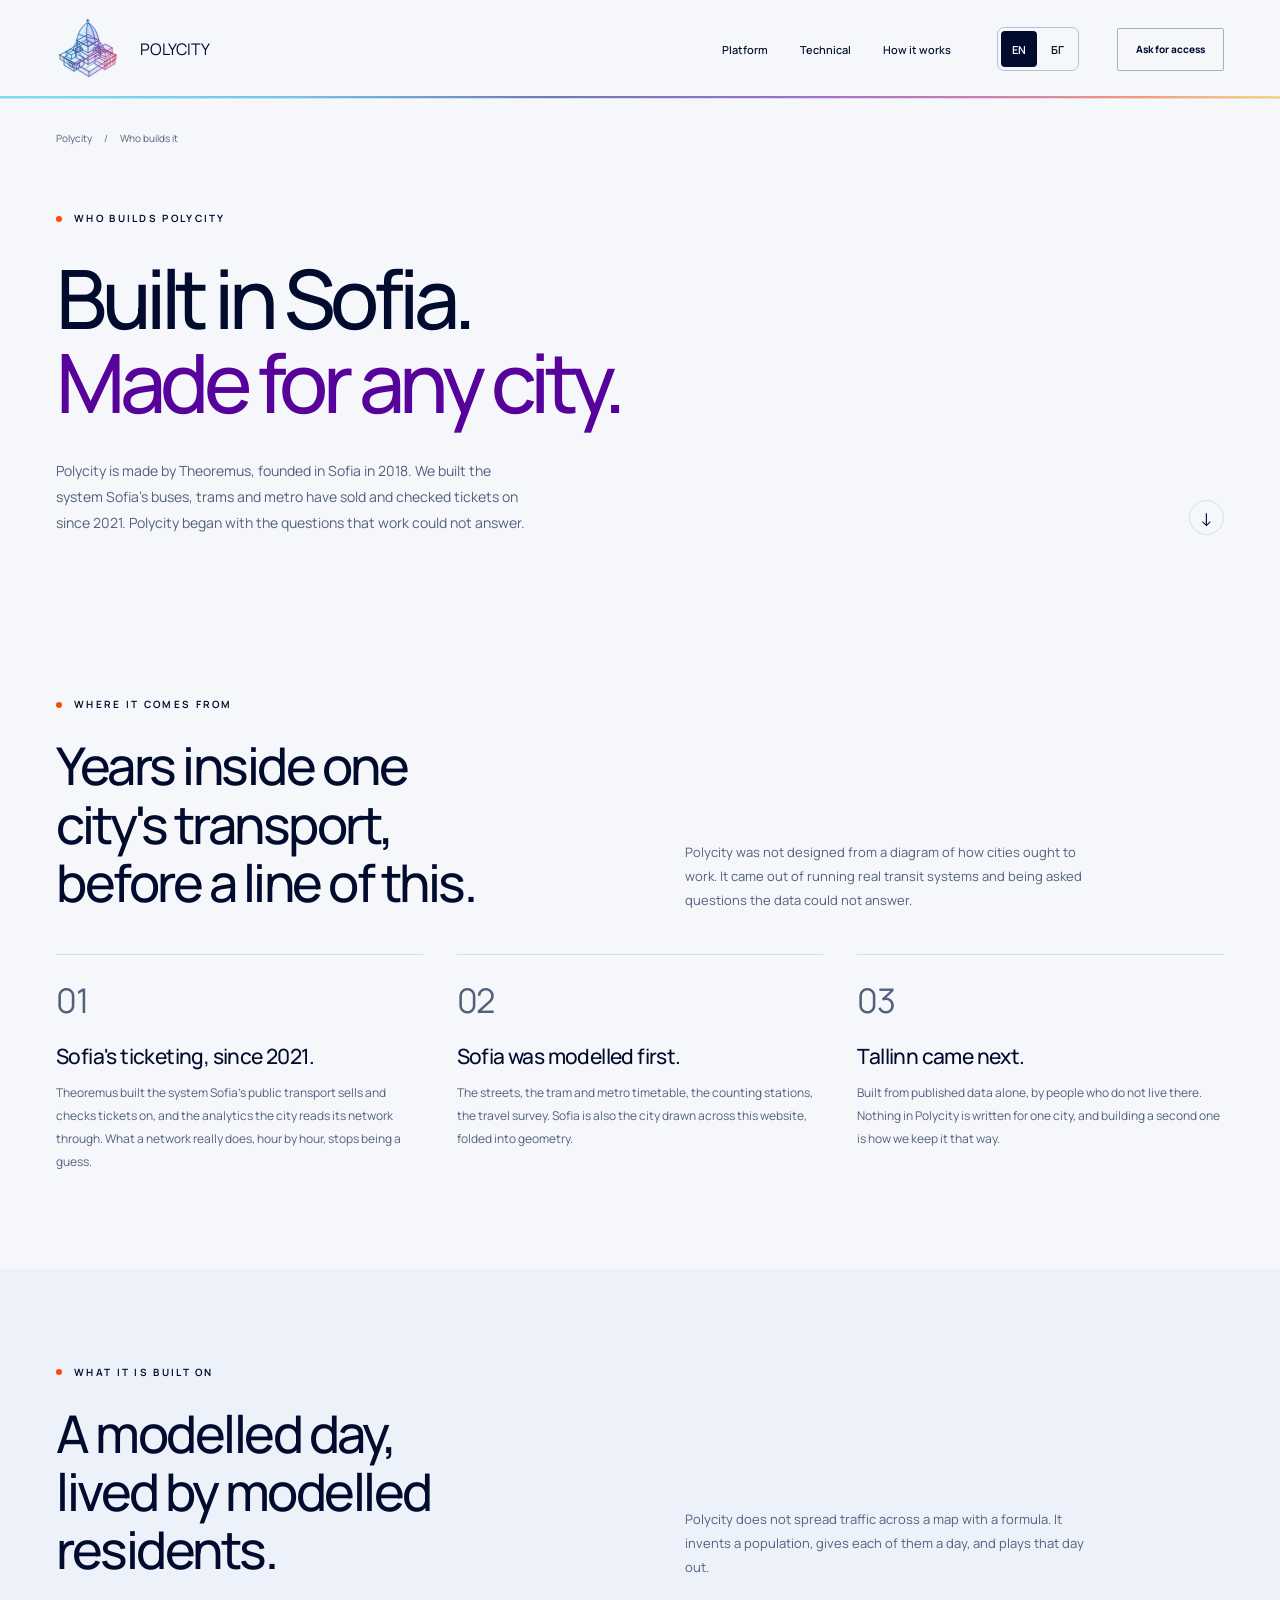
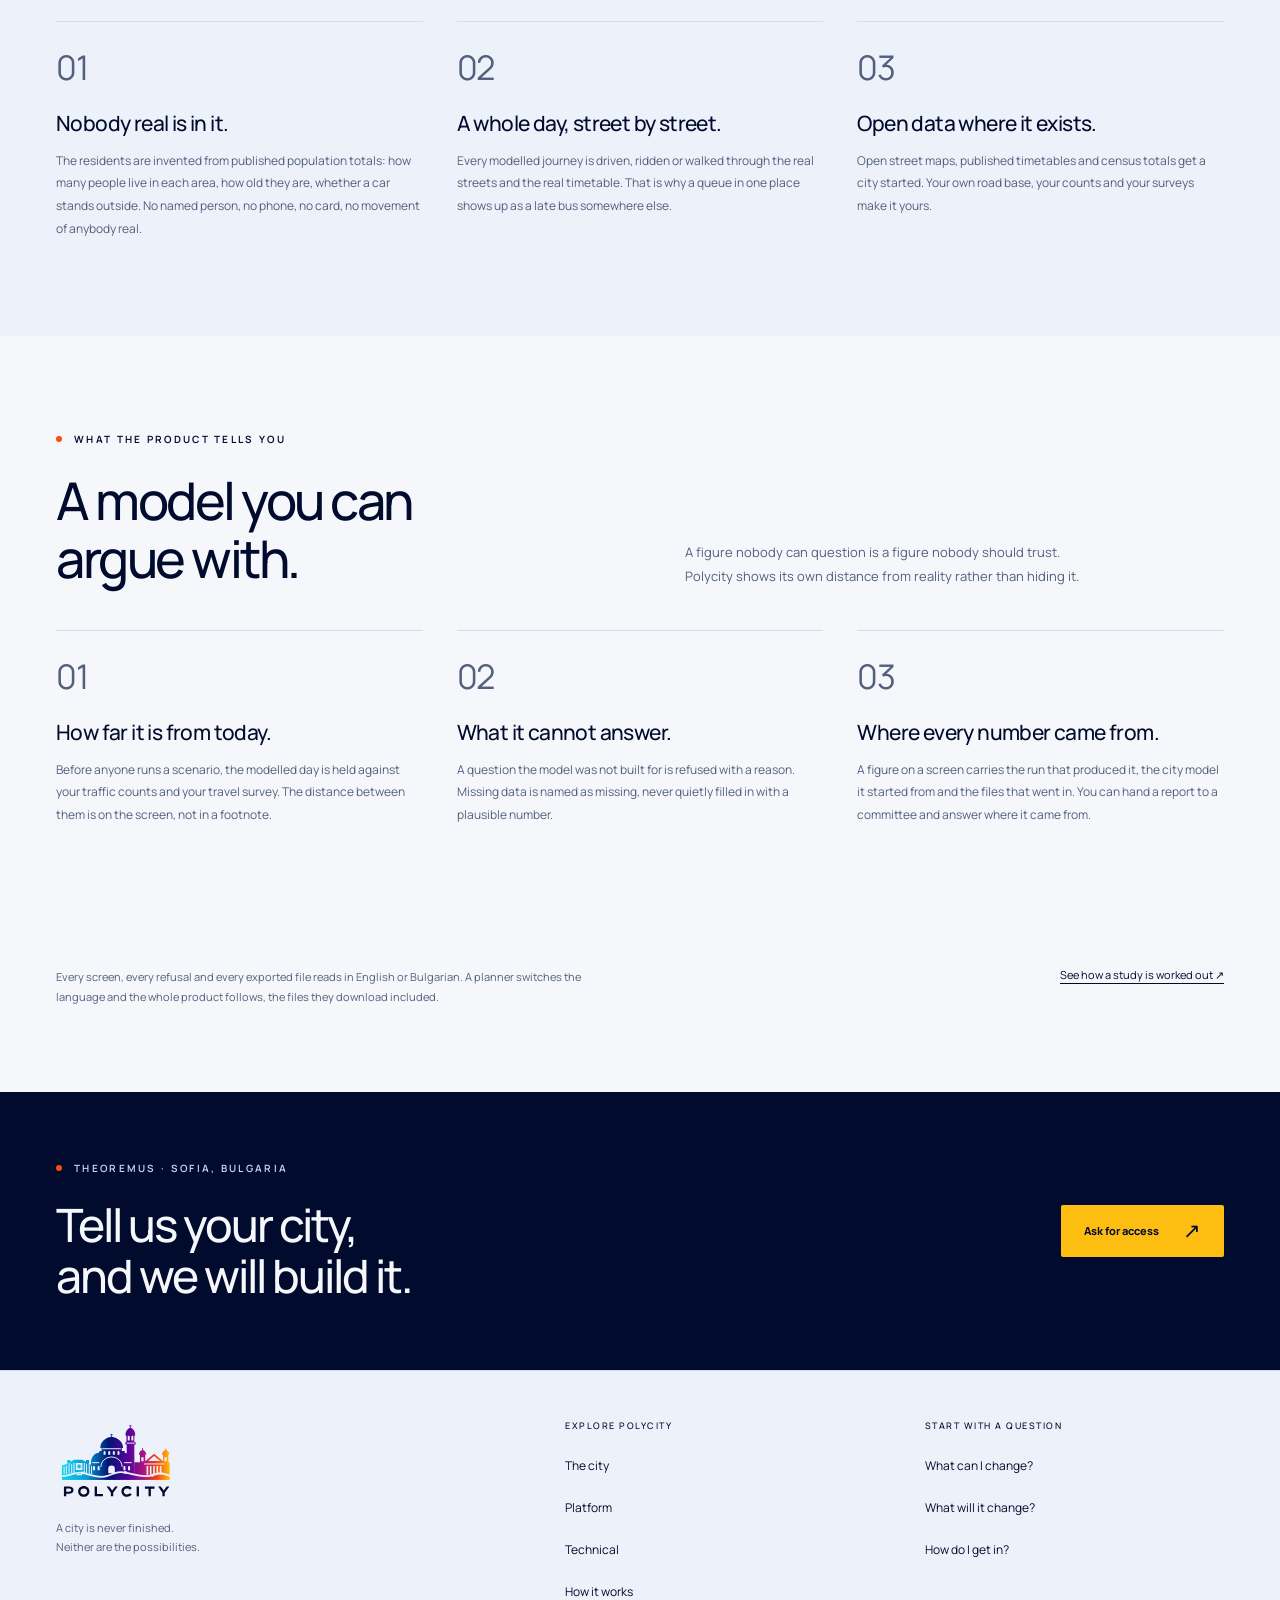
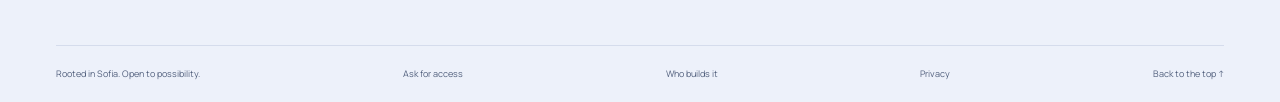
<file: who-builds-it/index.html>
<!DOCTYPE html><html lang="en"><head>
<script>
// Keep this static site's assets on their own server inside the session preview.
// This must run before external resources, which cannot load the routing fix.
(() => {
  const address = new URL(location.href);
  const port = address.searchParams.get('nxport');
  if (!port || !/^\d+$/.test(port) || Number(port) < 1 || Number(port) > 65535) return;
  const prefix = '/api/proxy/' + port;
  if (address.pathname === prefix || address.pathname.startsWith(prefix + '/')) return;
  address.pathname = prefix + address.pathname;
  history.replaceState(history.state, '', address.href);
})();
</script>
<meta charset="utf-8"><meta name="viewport" content="width=device-width, initial-scale=1"><meta name="theme-color" content="#000b2d">
<title>Who builds it — Polycity</title><meta name="description" content="Polycity is built by Theoremus in Sofia, the company behind Sofia's public transport ticketing since 2021.">
<link rel="preload" href="./../static/assets/polycity-logo.svg?v=fdf4622226f0" as="image">
<link rel="stylesheet" href="./../static/homepage.css?v=83f3b1119386">
<link rel="stylesheet" href="./../static/site.css?v=b0566ec29448">
<link rel="stylesheet" href="./../static/brand.css?v=b9f64335edef">
<script src="./../static/site.js?v=9dc7ef40fed0" defer=""></script>
<link rel="icon" type="image/svg+xml" href="./../static/assets/polycity-icon.svg?v=ac34843353e9">
<link rel="stylesheet" href="./../static/language.css?v=021e5b3f4eb3"></head>
<body class="guide-page"><a class="skip" href="#main">Skip to content</a>
<header class="site-header" id="top"><div class="wrap nav">
<a class="brand brand-lockup" href="./../" aria-label="Polycity home"><img class="brand-mark" src="./../static/assets/polycity-icon.svg?v=ac34843353e9" width="64" height="64" alt=""><span class="brand-word">POLY<span>CITY</span></span></a>
<nav class="nav-links" aria-label="Main navigation"><a href="./../platform/">Platform</a><a href="./../technical/">Technical</a><a href="./../how-it-works/">How it works</a></nav><div class="language-switch" role="group" aria-label="Language"><a href="./../who-builds-it/" lang="en" hreflang="en" title="English" aria-current="true">EN</a><a href="./../bg/who-builds-it/" lang="bg" hreflang="bg" title="Български">БГ</a></div>
<a class="button" href="./../access/">Ask for access</a>
<details class="mobile-menu"><summary aria-label="Navigation menu"><svg class="icon" viewBox="0 0 24 24" aria-hidden="true"><path d="M4 7h16M4 12h16M4 17h16"></path></svg></summary><nav class="menu-links" aria-label="Mobile navigation"><a href="./../platform/">Platform</a><a href="./../technical/">Technical</a><a href="./../how-it-works/">How it works</a><div class="language-switch" role="group" aria-label="Language"><a href="./../who-builds-it/" lang="en" hreflang="en" title="English" aria-current="true">EN</a><a href="./../bg/who-builds-it/" lang="bg" hreflang="bg" title="Български">БГ</a></div></nav></details>
</div></header><main id="main">
<div class="chapter-breadcrumb wrap"><a href="./../">Polycity</a><span aria-hidden="true">/</span><span>Who builds it</span></div>
<section class="chapter-hero wrap">
 <div class="eyebrow">Who builds Polycity</div>
 <h1>Built in Sofia.<br><em>Made for any city.</em></h1>
 <div class="chapter-hero-bottom"><p>Polycity is made by Theoremus, founded in Sofia in 2018. We built the system Sofia's buses, trams and metro have sold and checked tickets on since 2021. Polycity began with the questions that work could not answer.</p><a class="studio-scroll" href="#cities" aria-label="Read where Polycity comes from"><span aria-hidden="true">↓</span></a></div>
</section>
<section class="editorial-section" id="cities"><div class="wrap"><div class="editorial-intro"><div><div class="eyebrow">Where it comes from</div><h2 class="editorial-heading">Years inside one<br>city's transport,<br>before a line of this.</h2></div><p>Polycity was not designed from a diagram of how cities ought to work. It came out of running real transit systems and being asked questions the data could not answer.</p></div><div class="editorial-trio">
<article><span class="folio">01</span><h3>Sofia's ticketing, since 2021.</h3><p>Theoremus built the system Sofia's public transport sells and checks tickets on, and the analytics the city reads its network through. What a network really does, hour by hour, stops being a guess.</p></article>
<article><span class="folio">02</span><h3>Sofia was modelled first.</h3><p>The streets, the tram and metro timetable, the counting stations, the travel survey. Sofia is also the city drawn across this website, folded into geometry.</p></article>
<article><span class="folio">03</span><h3>Tallinn came next.</h3><p>Built from published data alone, by people who do not live there. Nothing in Polycity is written for one city, and building a second one is how we keep it that way.</p></article>
</div></div></section>
<section class="editorial-section soft-section" id="built-on"><div class="wrap"><div class="editorial-intro"><div><div class="eyebrow">What it is built on</div><h2 class="editorial-heading">A modelled day,<br>lived by modelled<br>residents.</h2></div><p>Polycity does not spread traffic across a map with a formula. It invents a population, gives each of them a day, and plays that day out.</p></div><div class="editorial-trio">
<article><span class="folio">01</span><h3>Nobody real is in it.</h3><p>The residents are invented from published population totals: how many people live in each area, how old they are, whether a car stands outside. No named person, no phone, no card, no movement of anybody real.</p></article>
<article><span class="folio">02</span><h3>A whole day, street by street.</h3><p>Every modelled journey is driven, ridden or walked through the real streets and the real timetable. That is why a queue in one place shows up as a late bus somewhere else.</p></article>
<article><span class="folio">03</span><h3>Open data where it exists.</h3><p>Open street maps, published timetables and census totals get a city started. Your own road base, your counts and your surveys make it yours.</p></article>
</div></div></section>
<section class="editorial-section" id="honest"><div class="wrap"><div class="editorial-intro"><div><div class="eyebrow">What the product tells you</div><h2 class="editorial-heading">A model you can<br>argue with.</h2></div><p>A figure nobody can question is a figure nobody should trust. Polycity shows its own distance from reality rather than hiding it.</p></div><div class="editorial-trio">
<article><span class="folio">01</span><h3>How far it is from today.</h3><p>Before anyone runs a scenario, the modelled day is held against your traffic counts and your travel survey. The distance between them is on the screen, not in a footnote.</p></article>
<article><span class="folio">02</span><h3>What it cannot answer.</h3><p>A question the model was not built for is refused with a reason. Missing data is named as missing, never quietly filled in with a plausible number.</p></article>
<article><span class="folio">03</span><h3>Where every number came from.</h3><p>A figure on a screen carries the run that produced it, the city model it started from and the files that went in. You can hand a report to a committee and answer where it came from.</p></article>
</div></div></section>
<div class="wrap field-note"><p>Every screen, every refusal and every exported file reads in English or Bulgarian. A planner switches the language and the whole product follows, the files they download included.</p><a href="./../how-it-works/">See how a study is worked out ↗</a></div>
<section class="chapter-cta"><div class="wrap chapter-cta-inner"><div><div class="eyebrow">Theoremus · Sofia, Bulgaria</div><h2>Tell us your city,<br>and we will build it.</h2></div><a class="button" href="./../access/">Ask for access <span class="arrow" aria-hidden="true">↗</span></a></div></section>
</main><footer class="site-footer-expanded"><div class="wrap">
<div class="footer-map"><div class="footer-brand"><a class="brand" href="./../" aria-label="Polycity home"><img class="brand-logo" src="./../static/assets/polycity-logo.svg?v=fdf4622226f0" width="360" height="248" alt="Polycity"></a><p>A city is never finished.<br>Neither are the possibilities.</p></div>
<div class="footer-column"><h2>Explore Polycity</h2><a href="./../">The city</a><a href="./../platform/">Platform</a><a href="./../technical/">Technical</a><a href="./../how-it-works/">How it works</a></div>
<div class="footer-column"><h2>Start with a question</h2><a href="./../platform/#changes">What can I change?</a><a href="./../platform/#results">What will it change?</a><a href="./../access/">How do I get in?</a></div></div>
<div class="footer-base"><span>Rooted in Sofia. Open to possibility.</span><a href="./../access/">Ask for access</a><a href="./../who-builds-it/" aria-current="page">Who builds it</a><a href="./../privacy/">Privacy</a><a href="#top">Back to the top ↑</a></div>
</div></footer>
</body></html>
</file>
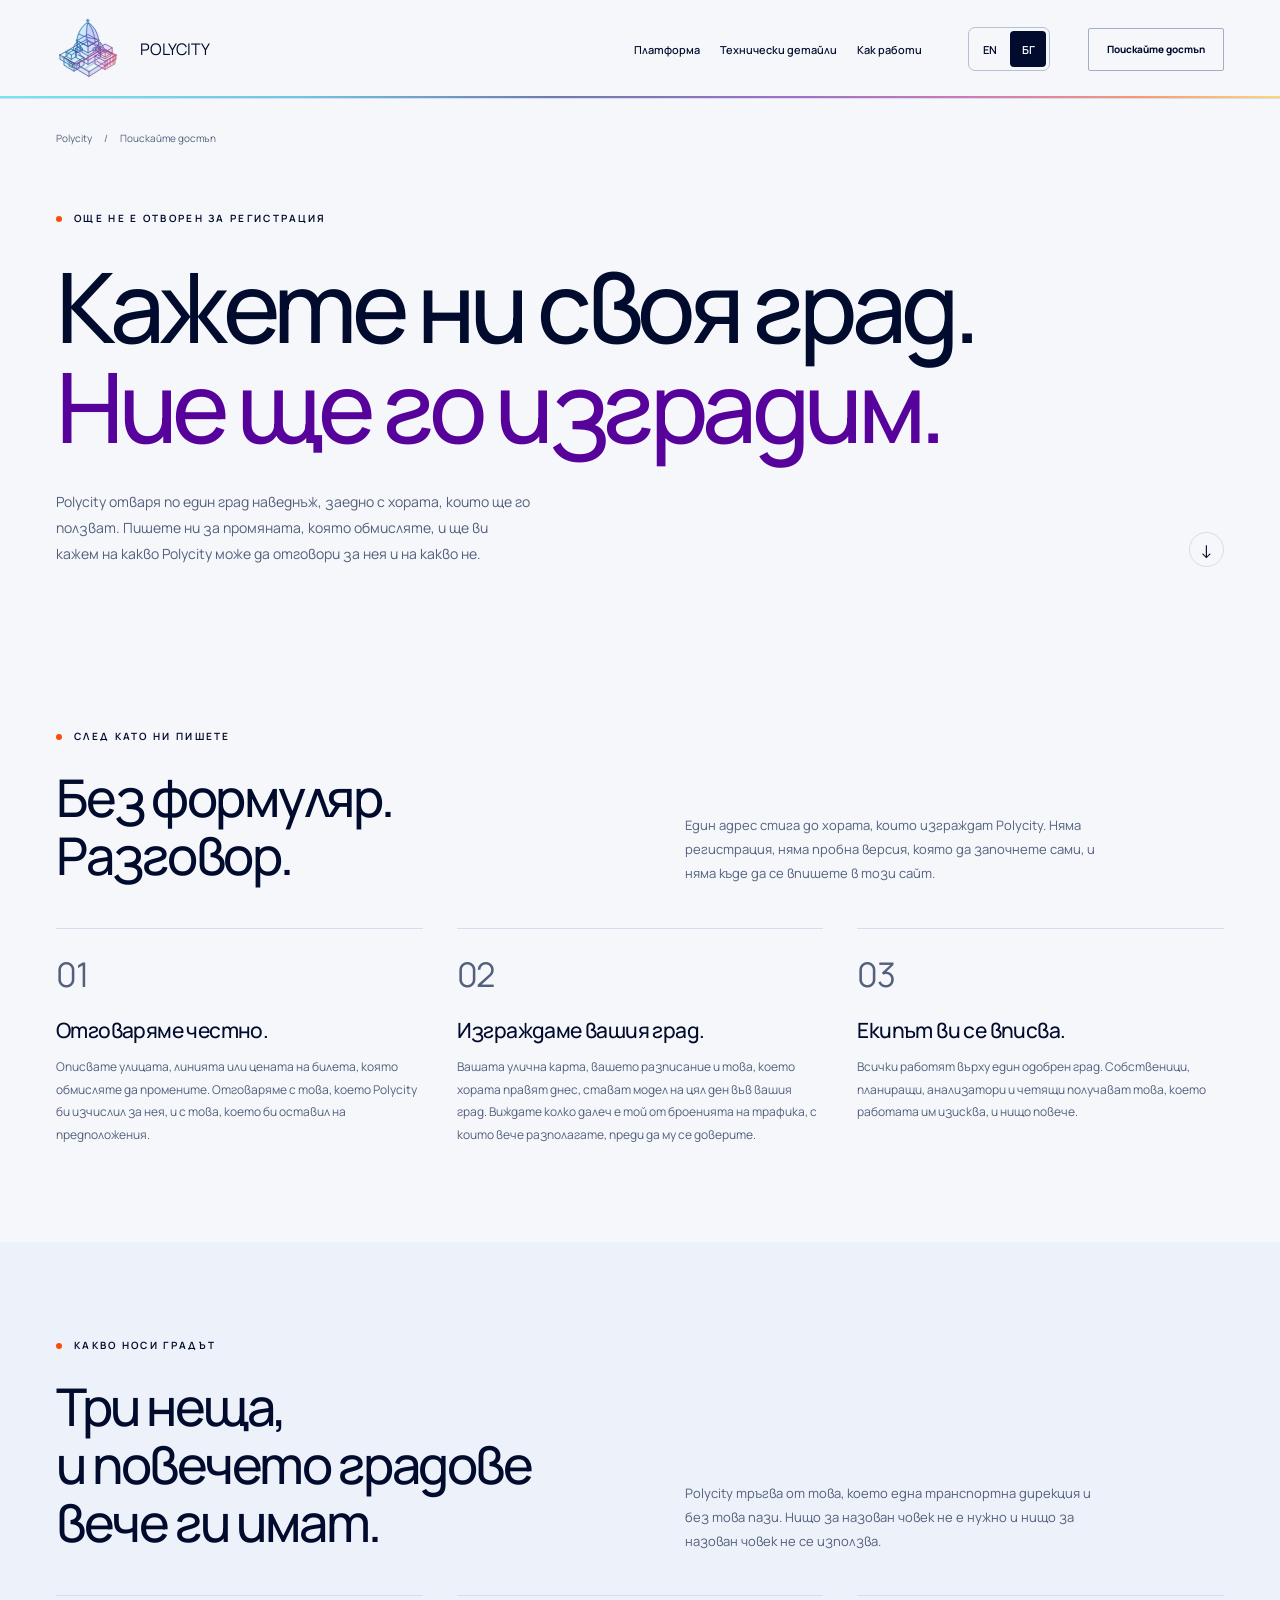
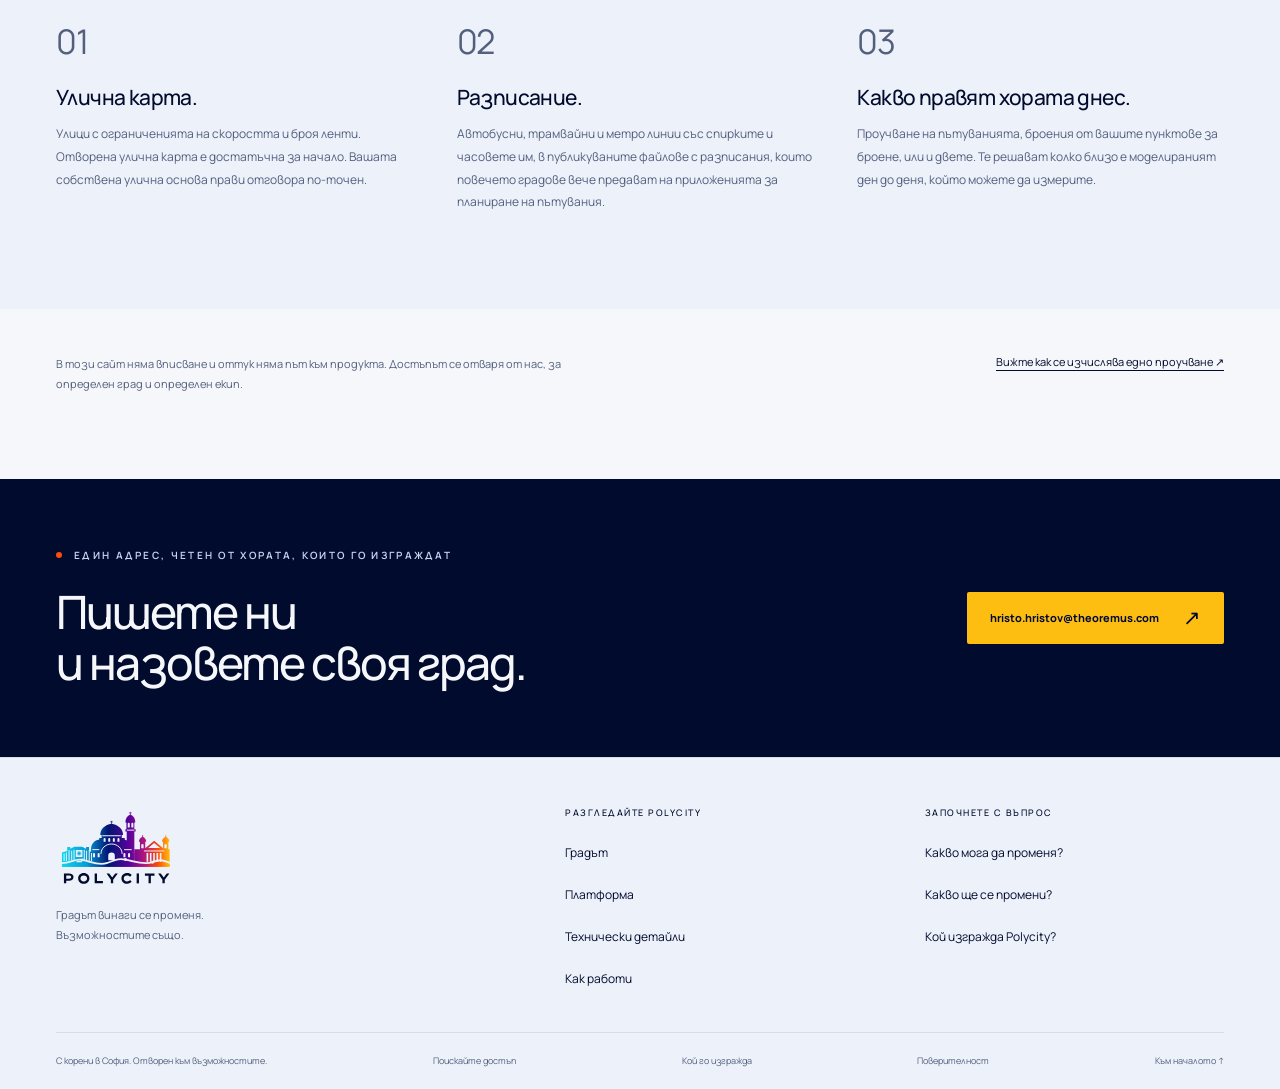
<file: bg/access/index.html>
<!DOCTYPE html><html lang="bg"><head>
<script>
// Keep this static site's assets on their own server inside the session preview.
// This must run before external resources, which cannot load the routing fix.
(() => {
  const address = new URL(location.href);
  const port = address.searchParams.get('nxport');
  if (!port || !/^\d+$/.test(port) || Number(port) < 1 || Number(port) > 65535) return;
  const prefix = '/api/proxy/' + port;
  if (address.pathname === prefix || address.pathname.startsWith(prefix + '/')) return;
  address.pathname = prefix + address.pathname;
  history.replaceState(history.state, '', address.href);
})();
</script>
<meta charset="utf-8"><meta name="viewport" content="width=device-width, initial-scale=1"><meta name="theme-color" content="#000b2d">
<title>Поискайте достъп — Polycity</title><meta name="description" content="Polycity не е отворен за регистрация. Пишете ни за вашия град и ще ви кажем на какво може да отговори и на какво не.">
<link rel="preload" href="./../../static/assets/polycity-logo.svg?v=fdf4622226f0" as="image">
<link rel="stylesheet" href="./../../static/homepage.css?v=83f3b1119386">
<link rel="stylesheet" href="./../../static/site.css?v=b0566ec29448">
<link rel="stylesheet" href="./../../static/brand.css?v=b9f64335edef">
<script src="./../../static/site.js?v=9dc7ef40fed0" defer=""></script>
<link rel="icon" type="image/svg+xml" href="./../../static/assets/polycity-icon.svg?v=ac34843353e9">
<link rel="stylesheet" href="./../../static/language.css?v=021e5b3f4eb3"><script type="module" src="./../../static/language.js?v=4e6ffbded7d0"></script></head>
<body class="guide-page"><a class="skip" href="#main">Към съдържанието</a>
<header class="site-header" id="top"><div class="wrap nav">
<a class="brand brand-lockup" href="./../../bg/" aria-label="Начална страница на Polycity"><img class="brand-mark" src="./../../static/assets/polycity-icon.svg?v=ac34843353e9" width="64" height="64" alt=""><span class="brand-word">POLY<span>CITY</span></span></a>
<nav class="nav-links" aria-label="Основна навигация"><a href="./../../bg/platform/">Платформа</a><a href="./../../bg/technical/">Технически детайли</a><a href="./../../bg/how-it-works/">Как работи</a></nav><div class="language-switch" role="group" aria-label="Език"><a href="./../../access/" lang="en" hreflang="en" title="English">EN</a><a href="./../../bg/access/" lang="bg" hreflang="bg" title="Български" aria-current="true">БГ</a></div>
<a class="button" href="./../../bg/access/" aria-current="page">Поискайте достъп</a>
<details class="mobile-menu"><summary aria-label="Меню за навигация"><svg class="icon" viewBox="0 0 24 24" aria-hidden="true"><path d="M4 7h16M4 12h16M4 17h16"></path></svg></summary><nav class="menu-links" aria-label="Мобилна навигация"><a href="./../../bg/platform/">Платформа</a><a href="./../../bg/technical/">Технически детайли</a><a href="./../../bg/how-it-works/">Как работи</a><div class="language-switch" role="group" aria-label="Език"><a href="./../../access/" lang="en" hreflang="en" title="English">EN</a><a href="./../../bg/access/" lang="bg" hreflang="bg" title="Български" aria-current="true">БГ</a></div></nav></details>
</div></header><main id="main">
<div class="chapter-breadcrumb wrap"><a href="./../../bg/">Polycity</a><span aria-hidden="true">/</span><span>Поискайте достъп</span></div>
<section class="chapter-hero wrap">
 <div class="eyebrow">Още не е отворен за регистрация</div>
 <h1>Кажете ни своя град.<br><em>Ние ще го изградим.</em></h1>
 <div class="chapter-hero-bottom"><p>Polycity отваря по един град наведнъж, заедно с хората, които ще го ползват. Пишете ни за промяната, която обмисляте, и ще ви кажем на какво Polycity може да отговори за нея и на какво не.</p><a class="studio-scroll" href="#after" aria-label="Прочетете какво следва, след като ни пишете"><span aria-hidden="true">↓</span></a></div>
</section>
<section class="editorial-section" id="after"><div class="wrap"><div class="editorial-intro"><div><div class="eyebrow">След като ни пишете</div><h2 class="editorial-heading">Без формуляр.<br>Разговор.</h2></div><p>Един адрес стига до хората, които изграждат Polycity. Няма регистрация, няма пробна версия, която да започнете сами, и няма къде да се впишете в този сайт.</p></div><div class="editorial-trio">
<article><span class="folio">01</span><h3>Отговаряме честно.</h3><p>Описвате улицата, линията или цената на билета, която обмисляте да промените. Отговаряме с това, което Polycity би изчислил за нея, и с това, което би оставил на предположения.</p></article>
<article><span class="folio">02</span><h3>Изграждаме вашия град.</h3><p>Вашата улична карта, вашето разписание и това, което хората правят днес, стават модел на цял ден във вашия град. Виждате колко далеч е той от броенията на трафика, с които вече разполагате, преди да му се доверите.</p></article>
<article><span class="folio">03</span><h3>Екипът ви се вписва.</h3><p>Всички работят върху един одобрен град. Собственици, планиращи, анализатори и четящи получават това, което работата им изисква, и нищо повече.</p></article>
</div></div></section>
<section class="editorial-section soft-section" id="brings"><div class="wrap"><div class="editorial-intro"><div><div class="eyebrow">Какво носи градът</div><h2 class="editorial-heading">Три неща,<br>и повечето градове<br>вече ги имат.</h2></div><p>Polycity тръгва от това, което една транспортна дирекция и без това пази. Нищо за назован човек не е нужно и нищо за назован човек не се използва.</p></div><div class="editorial-trio">
<article><span class="folio">01</span><h3>Улична карта.</h3><p>Улици с ограниченията на скоростта и броя ленти. Отворена улична карта е достатъчна за начало. Вашата собствена улична основа прави отговора по-точен.</p></article>
<article><span class="folio">02</span><h3>Разписание.</h3><p>Автобусни, трамвайни и метро линии със спирките и часовете им, в публикуваните файлове с разписания, които повечето градове вече предават на приложенията за планиране на пътувания.</p></article>
<article><span class="folio">03</span><h3>Какво правят хората днес.</h3><p>Проучване на пътуванията, броения от вашите пунктове за броене, или и двете. Те решават колко близо е моделираният ден до деня, който можете да измерите.</p></article>
</div></div></section>
<div class="wrap field-note"><p>В този сайт няма вписване и оттук няма път към продукта. Достъпът се отваря от нас, за определен град и определен екип.</p><a href="./../../bg/how-it-works/">Вижте как се изчислява едно проучване ↗</a></div>
<section class="chapter-cta"><div class="wrap chapter-cta-inner"><div><div class="eyebrow">Един адрес, четен от хората, които го изграждат</div><h2>Пишете ни<br>и назовете своя град.</h2></div><a class="button" href="mailto:hristo.hristov@theoremus.com">hristo.hristov@theoremus.com <span class="arrow" aria-hidden="true">↗</span></a></div></section>
</main><footer class="site-footer-expanded"><div class="wrap">
<div class="footer-map"><div class="footer-brand"><a class="brand" href="./../../bg/" aria-label="Начална страница на Polycity"><img class="brand-logo" src="./../../static/assets/polycity-logo.svg?v=fdf4622226f0" width="360" height="248" alt="Polycity"></a><p>Градът винаги се променя.<br>Възможностите също.</p></div>
<div class="footer-column"><h2>Разгледайте Polycity</h2><a href="./../../bg/">Градът</a><a href="./../../bg/platform/">Платформа</a><a href="./../../bg/technical/">Технически детайли</a><a href="./../../bg/how-it-works/">Как работи</a></div>
<div class="footer-column"><h2>Започнете с въпрос</h2><a href="./../../bg/platform/#changes">Какво мога да променя?</a><a href="./../../bg/platform/#results">Какво ще се промени?</a><a href="./../../bg/who-builds-it/">Кой изгражда Polycity?</a></div></div>
<div class="footer-base"><span>С корени в София. Отворен към възможностите.</span><a href="./../../bg/access/" aria-current="page">Поискайте достъп</a><a href="./../../bg/who-builds-it/">Кой го изгражда</a><a href="./../../bg/privacy/">Поверителност</a><a href="#top">Към началото ↑</a></div>
</div></footer>
</body></html>
</file>
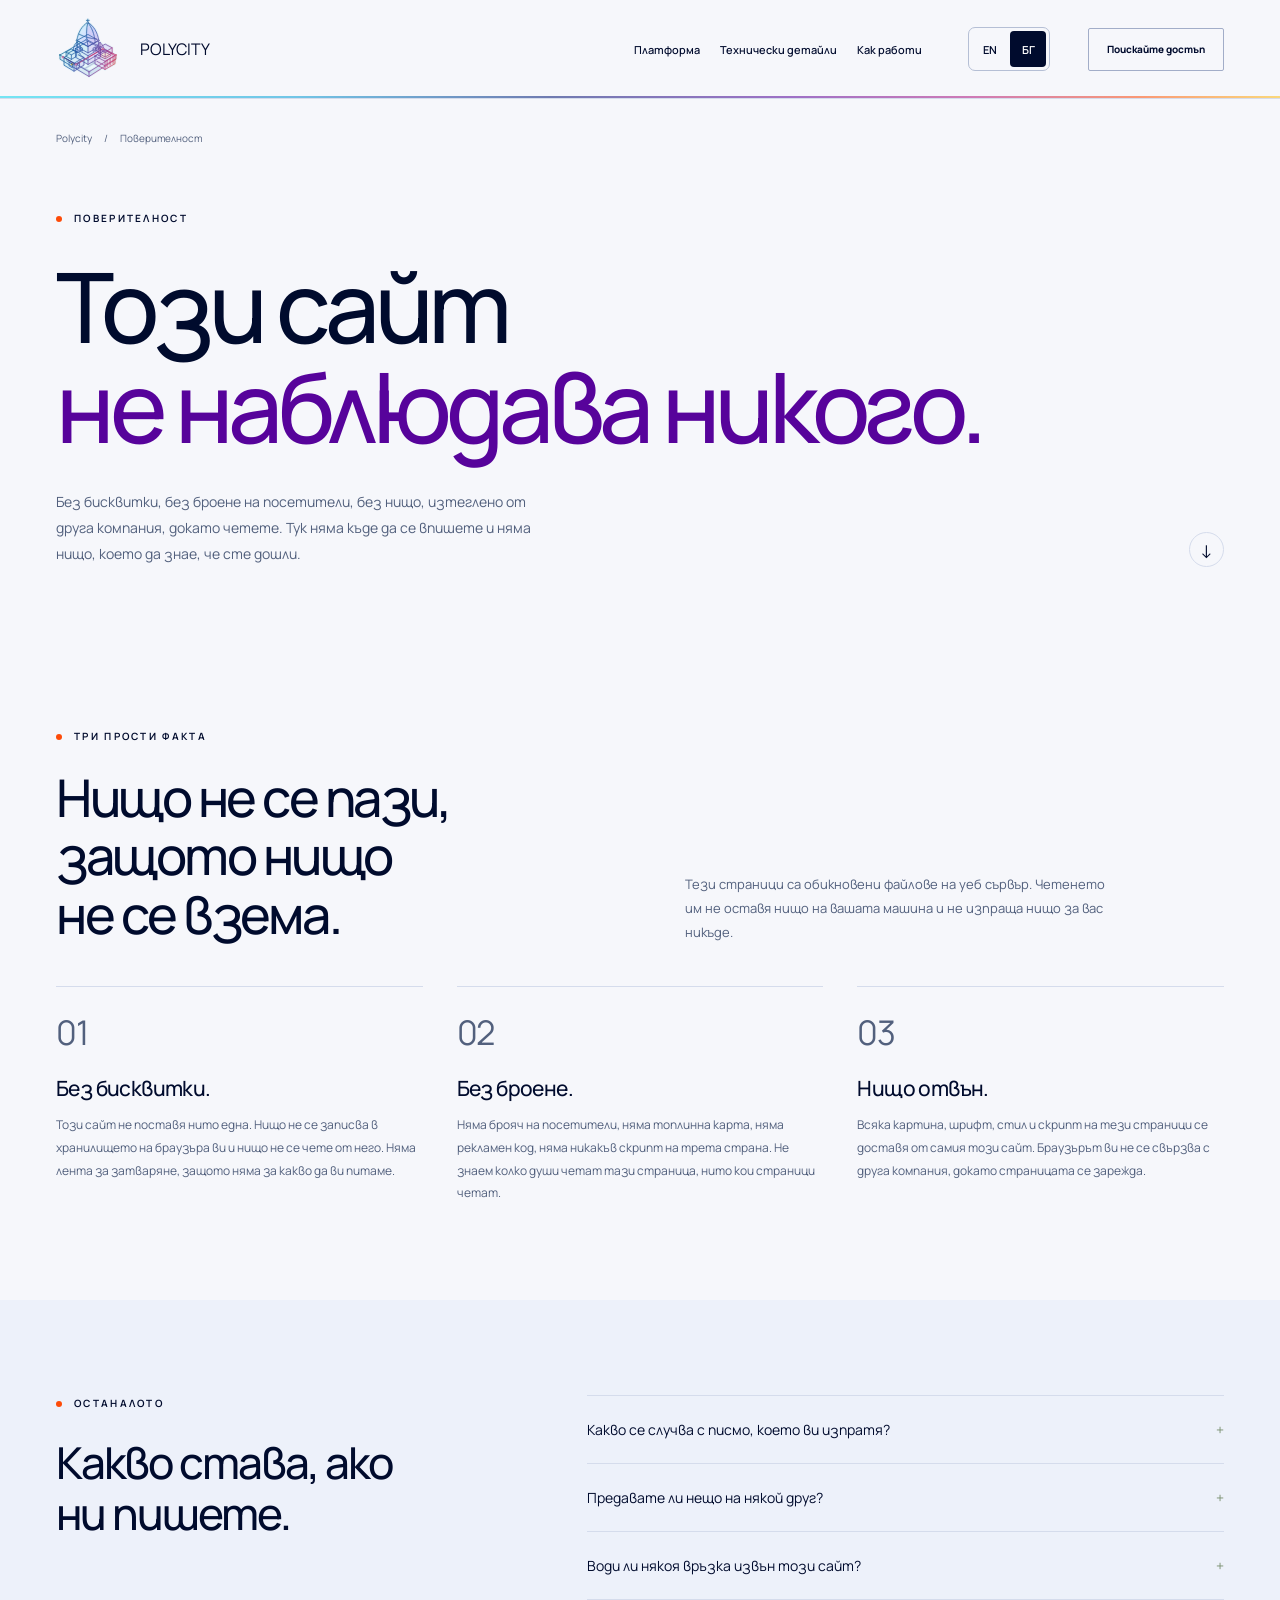
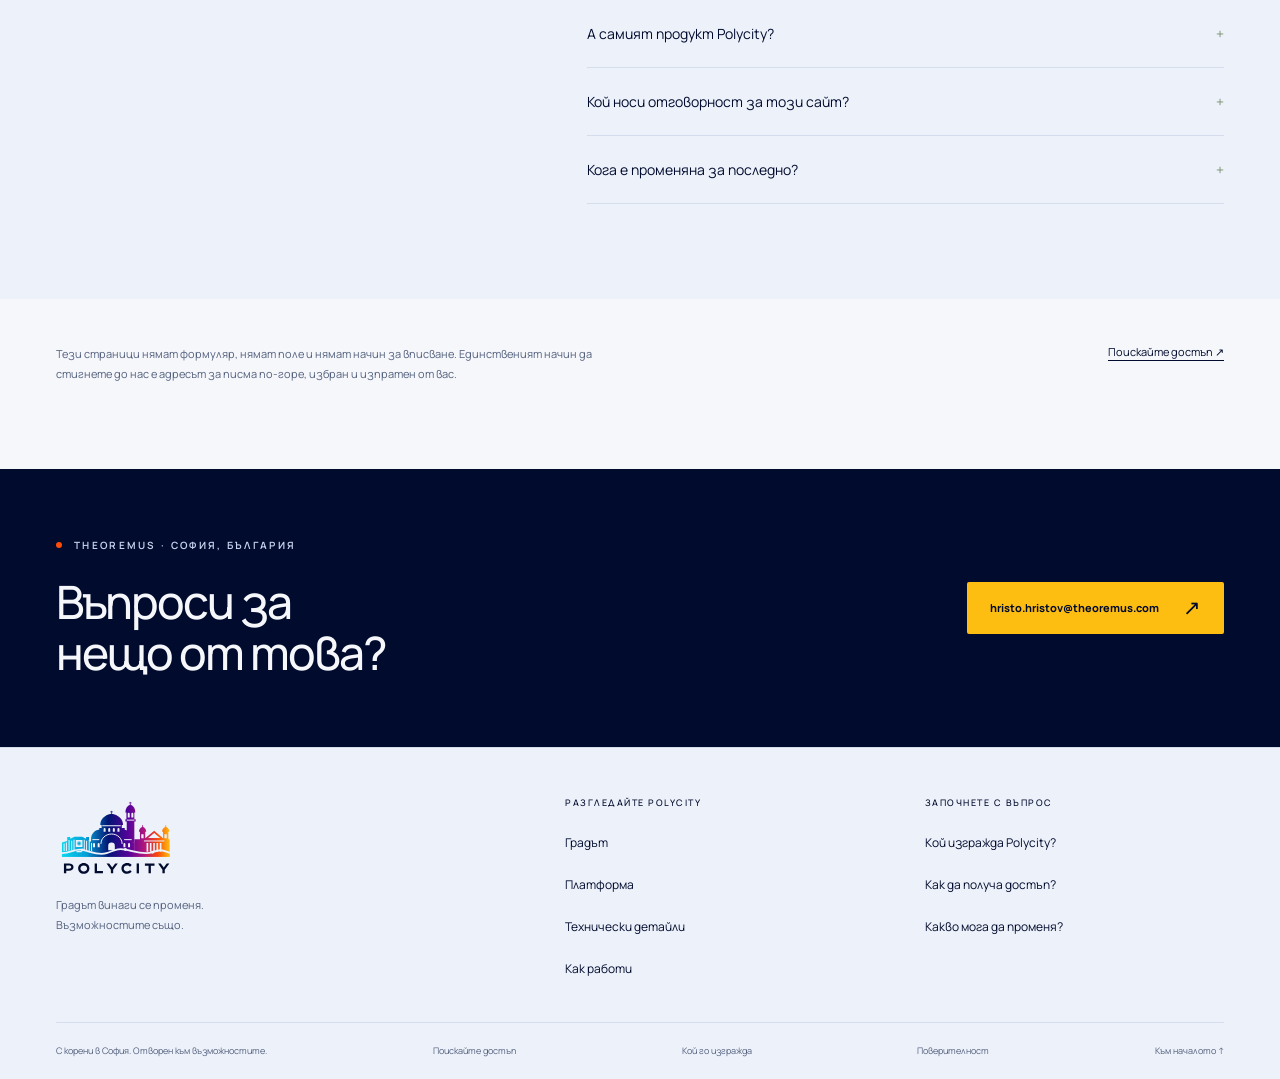
<file: bg/privacy/index.html>
<!DOCTYPE html><html lang="bg"><head>
<script>
// Keep this static site's assets on their own server inside the session preview.
// This must run before external resources, which cannot load the routing fix.
(() => {
  const address = new URL(location.href);
  const port = address.searchParams.get('nxport');
  if (!port || !/^\d+$/.test(port) || Number(port) < 1 || Number(port) > 65535) return;
  const prefix = '/api/proxy/' + port;
  if (address.pathname === prefix || address.pathname.startsWith(prefix + '/')) return;
  address.pathname = prefix + address.pathname;
  history.replaceState(history.state, '', address.href);
})();
</script>
<meta charset="utf-8"><meta name="viewport" content="width=device-width, initial-scale=1"><meta name="theme-color" content="#000b2d">
<title>Поверителност — Polycity</title><meta name="description" content="Този сайт не поставя бисквитки, не брои посетители и не зарежда нищо от друга компания. Кой носи отговорност и какво се случва с писмо, което изпратите.">
<link rel="preload" href="./../../static/assets/polycity-logo.svg?v=fdf4622226f0" as="image">
<link rel="stylesheet" href="./../../static/homepage.css?v=83f3b1119386">
<link rel="stylesheet" href="./../../static/site.css?v=b0566ec29448">
<link rel="stylesheet" href="./../../static/brand.css?v=b9f64335edef">
<script src="./../../static/site.js?v=9dc7ef40fed0" defer=""></script>
<link rel="icon" type="image/svg+xml" href="./../../static/assets/polycity-icon.svg?v=ac34843353e9">
<link rel="stylesheet" href="./../../static/language.css?v=021e5b3f4eb3"><script type="module" src="./../../static/language.js?v=4e6ffbded7d0"></script></head>
<body class="guide-page"><a class="skip" href="#main">Към съдържанието</a>
<header class="site-header" id="top"><div class="wrap nav">
<a class="brand brand-lockup" href="./../../bg/" aria-label="Начална страница на Polycity"><img class="brand-mark" src="./../../static/assets/polycity-icon.svg?v=ac34843353e9" width="64" height="64" alt=""><span class="brand-word">POLY<span>CITY</span></span></a>
<nav class="nav-links" aria-label="Основна навигация"><a href="./../../bg/platform/">Платформа</a><a href="./../../bg/technical/">Технически детайли</a><a href="./../../bg/how-it-works/">Как работи</a></nav><div class="language-switch" role="group" aria-label="Език"><a href="./../../privacy/" lang="en" hreflang="en" title="English">EN</a><a href="./../../bg/privacy/" lang="bg" hreflang="bg" title="Български" aria-current="true">БГ</a></div>
<a class="button" href="./../../bg/access/">Поискайте достъп</a>
<details class="mobile-menu"><summary aria-label="Меню за навигация"><svg class="icon" viewBox="0 0 24 24" aria-hidden="true"><path d="M4 7h16M4 12h16M4 17h16"></path></svg></summary><nav class="menu-links" aria-label="Мобилна навигация"><a href="./../../bg/platform/">Платформа</a><a href="./../../bg/technical/">Технически детайли</a><a href="./../../bg/how-it-works/">Как работи</a><div class="language-switch" role="group" aria-label="Език"><a href="./../../privacy/" lang="en" hreflang="en" title="English">EN</a><a href="./../../bg/privacy/" lang="bg" hreflang="bg" title="Български" aria-current="true">БГ</a></div></nav></details>
</div></header><main id="main">
<div class="chapter-breadcrumb wrap"><a href="./../../bg/">Polycity</a><span aria-hidden="true">/</span><span>Поверителност</span></div>
<section class="chapter-hero wrap">
 <div class="eyebrow">Поверителност</div>
 <h1>Този сайт<br><em>не наблюдава никого.</em></h1>
 <div class="chapter-hero-bottom"><p>Без бисквитки, без броене на посетители, без нищо, изтеглено от друга компания, докато четете. Тук няма къде да се впишете и няма нищо, което да знае, че сте дошли.</p><a class="studio-scroll" href="#three" aria-label="Прочетете трите прости факта"><span aria-hidden="true">↓</span></a></div>
</section>
<section class="editorial-section" id="three"><div class="wrap"><div class="editorial-intro"><div><div class="eyebrow">Три прости факта</div><h2 class="editorial-heading">Нищо не се пази,<br>защото нищо<br>не се взема.</h2></div><p>Тези страници са обикновени файлове на уеб сървър. Четенето им не оставя нищо на вашата машина и не изпраща нищо за вас никъде.</p></div><div class="editorial-trio">
<article><span class="folio">01</span><h3>Без бисквитки.</h3><p>Този сайт не поставя нито една. Нищо не се записва в хранилището на браузъра ви и нищо не се чете от него. Няма лента за затваряне, защото няма за какво да ви питаме.</p></article>
<article><span class="folio">02</span><h3>Без броене.</h3><p>Няма брояч на посетители, няма топлинна карта, няма рекламен код, няма никакъв скрипт на трета страна. Не знаем колко души четат тази страница, нито кои страници четат.</p></article>
<article><span class="folio">03</span><h3>Нищо отвън.</h3><p>Всяка картина, шрифт, стил и скрипт на тези страници се доставя от самия този сайт. Браузърът ви не се свързва с друга компания, докато страницата се зарежда.</p></article>
</div></div></section>
<section class="editorial-section soft-section" id="questions"><div class="wrap faq-layout">
<div><div class="eyebrow">Останалото</div><h2>Какво става, ако<br>ни пишете.</h2></div>
<div class="faq-list">
<details><summary>Какво се случва с писмо, което ви изпратя?</summary><p>То стига до хората, които изграждат Polycity, и до никой друг. Пазим го, докато разговаряме с вас, и толкова дълго, колкото ни е нужно, за да отговорим, и отговаряме от същия адрес. Помолете ни да го изтрием и ще го направим.</p></details>
<details><summary>Предавате ли нещо на някой друг?</summary><p>Не. Не продаваме нищо за вас, не споделяме нищо с рекламодатели и не купуваме нищо за вас от никого. В този сайт няма списък за писма, в който да бъдете добавени.</p></details>
<details><summary>Води ли някоя връзка извън този сайт?</summary><p>Не. Всяка връзка на тези страници отваря друга страница от този сайт. Единственото изключение е адресът за писма, който отваря вашата собствена пощенска програма.</p></details>
<details><summary>А самият продукт Polycity?</summary><p>Продуктът е отделен въпрос от този сайт и екип, който го използва, получава собствени условия в писмен вид. Две неща важат винаги. Градските модели, сценариите и изпълненията на един екип остават в неговата собствена организация. И нищо за назован човек не влиза в модел: жителите в симулирания ден са измислени от публикувани данни за населението, никога от нечий телефон, карта или пътуване.</p></details>
<details><summary>Кой носи отговорност за този сайт?</summary><p>Theoremus, ул. „Сан Стефано“ 22, сграда 1, блок 4, етаж 7, 1504 София, България. Пишете на hristo.hristov@theoremus.com за всичко на тази страница, включително за искане да изтрием нещо, което сте ни изпратили.</p></details>
<details><summary>Кога е променяна за последно?</summary><p>24 септември 2026 г. Ако тази страница се промени, датата се променя с нея.</p></details>
</div>
</div></section>
<div class="wrap field-note"><p>Тези страници нямат формуляр, нямат поле и нямат начин за вписване. Единственият начин да стигнете до нас е адресът за писма по-горе, избран и изпратен от вас.</p><a href="./../../bg/access/">Поискайте достъп ↗</a></div>
<section class="chapter-cta"><div class="wrap chapter-cta-inner"><div><div class="eyebrow">Theoremus · София, България</div><h2>Въпроси за<br>нещо от това?</h2></div><a class="button" href="mailto:hristo.hristov@theoremus.com">hristo.hristov@theoremus.com <span class="arrow" aria-hidden="true">↗</span></a></div></section>
</main><footer class="site-footer-expanded"><div class="wrap">
<div class="footer-map"><div class="footer-brand"><a class="brand" href="./../../bg/" aria-label="Начална страница на Polycity"><img class="brand-logo" src="./../../static/assets/polycity-logo.svg?v=fdf4622226f0" width="360" height="248" alt="Polycity"></a><p>Градът винаги се променя.<br>Възможностите също.</p></div>
<div class="footer-column"><h2>Разгледайте Polycity</h2><a href="./../../bg/">Градът</a><a href="./../../bg/platform/">Платформа</a><a href="./../../bg/technical/">Технически детайли</a><a href="./../../bg/how-it-works/">Как работи</a></div>
<div class="footer-column"><h2>Започнете с въпрос</h2><a href="./../../bg/who-builds-it/">Кой изгражда Polycity?</a><a href="./../../bg/access/">Как да получа достъп?</a><a href="./../../bg/platform/#changes">Какво мога да променя?</a></div></div>
<div class="footer-base"><span>С корени в София. Отворен към възможностите.</span><a href="./../../bg/access/">Поискайте достъп</a><a href="./../../bg/who-builds-it/">Кой го изгражда</a><a href="./../../bg/privacy/" aria-current="page">Поверителност</a><a href="#top">Към началото ↑</a></div>
</div></footer>
</body></html>
</file>
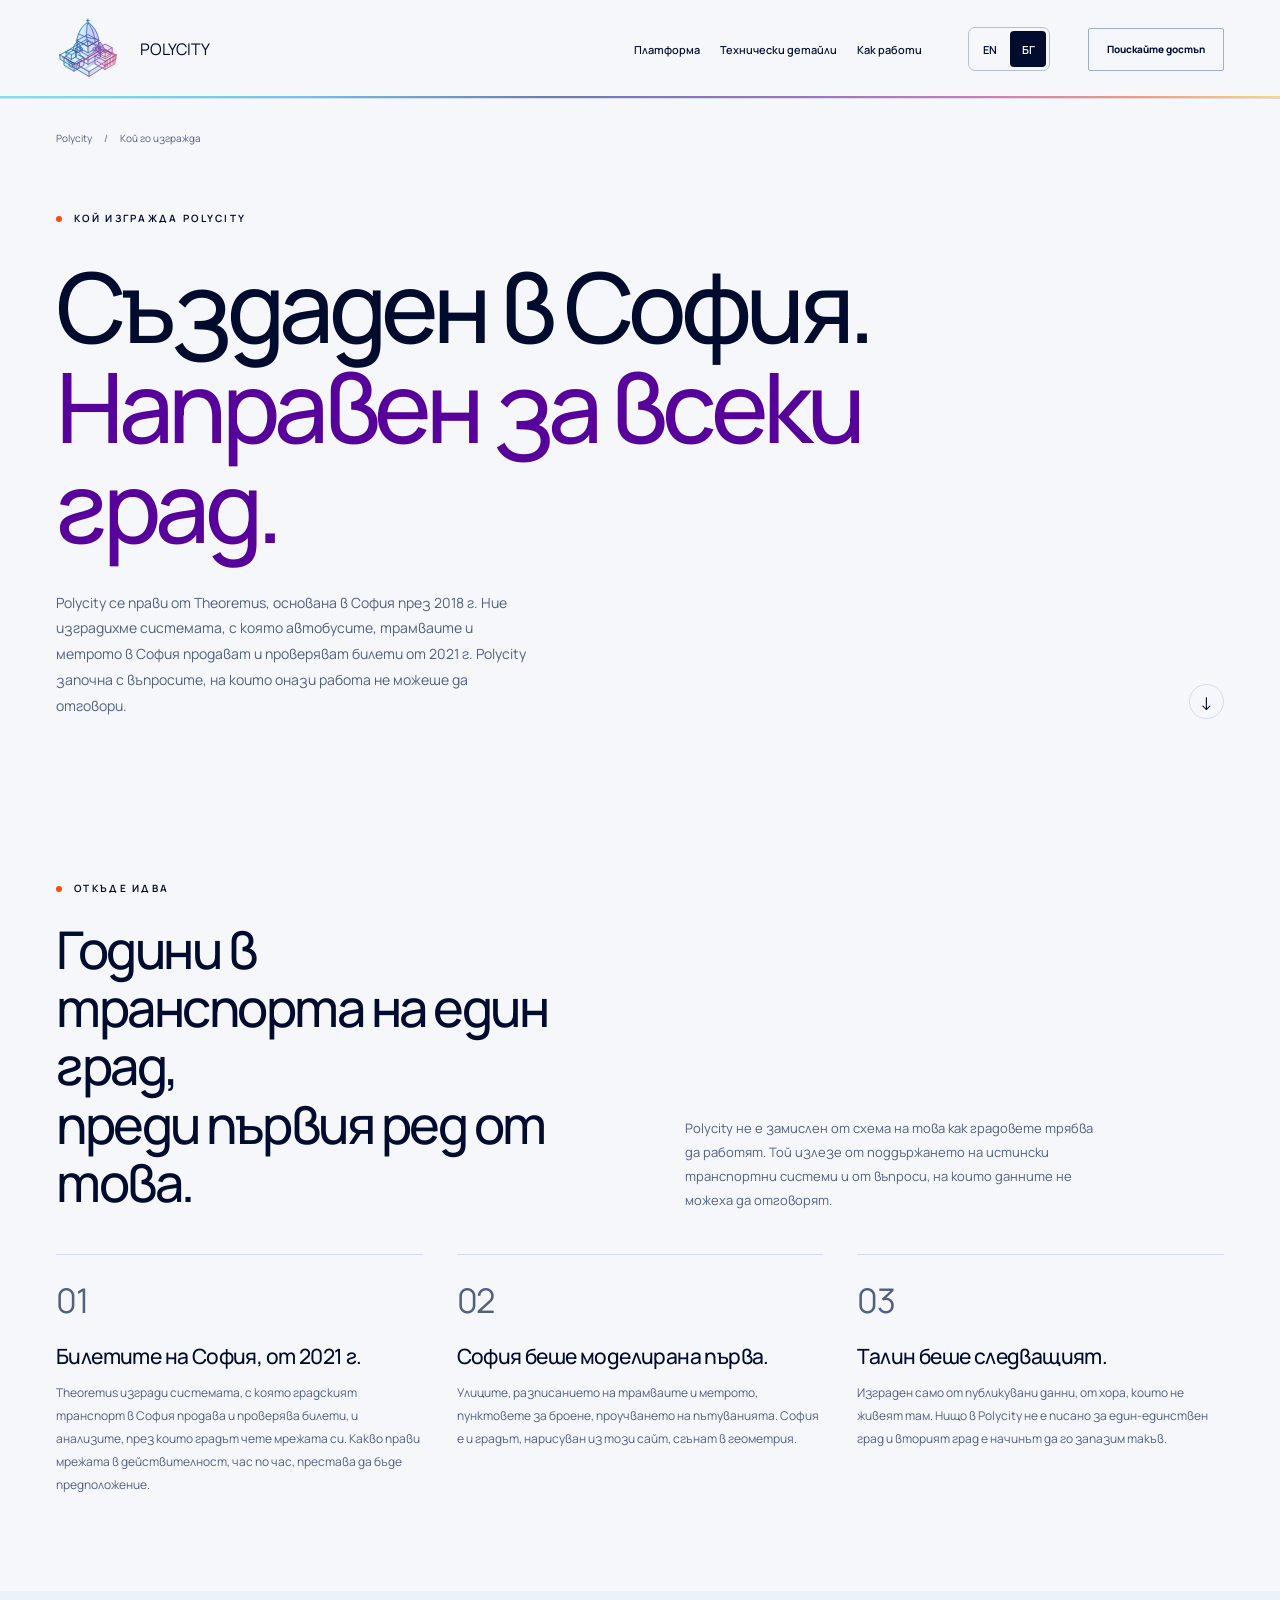
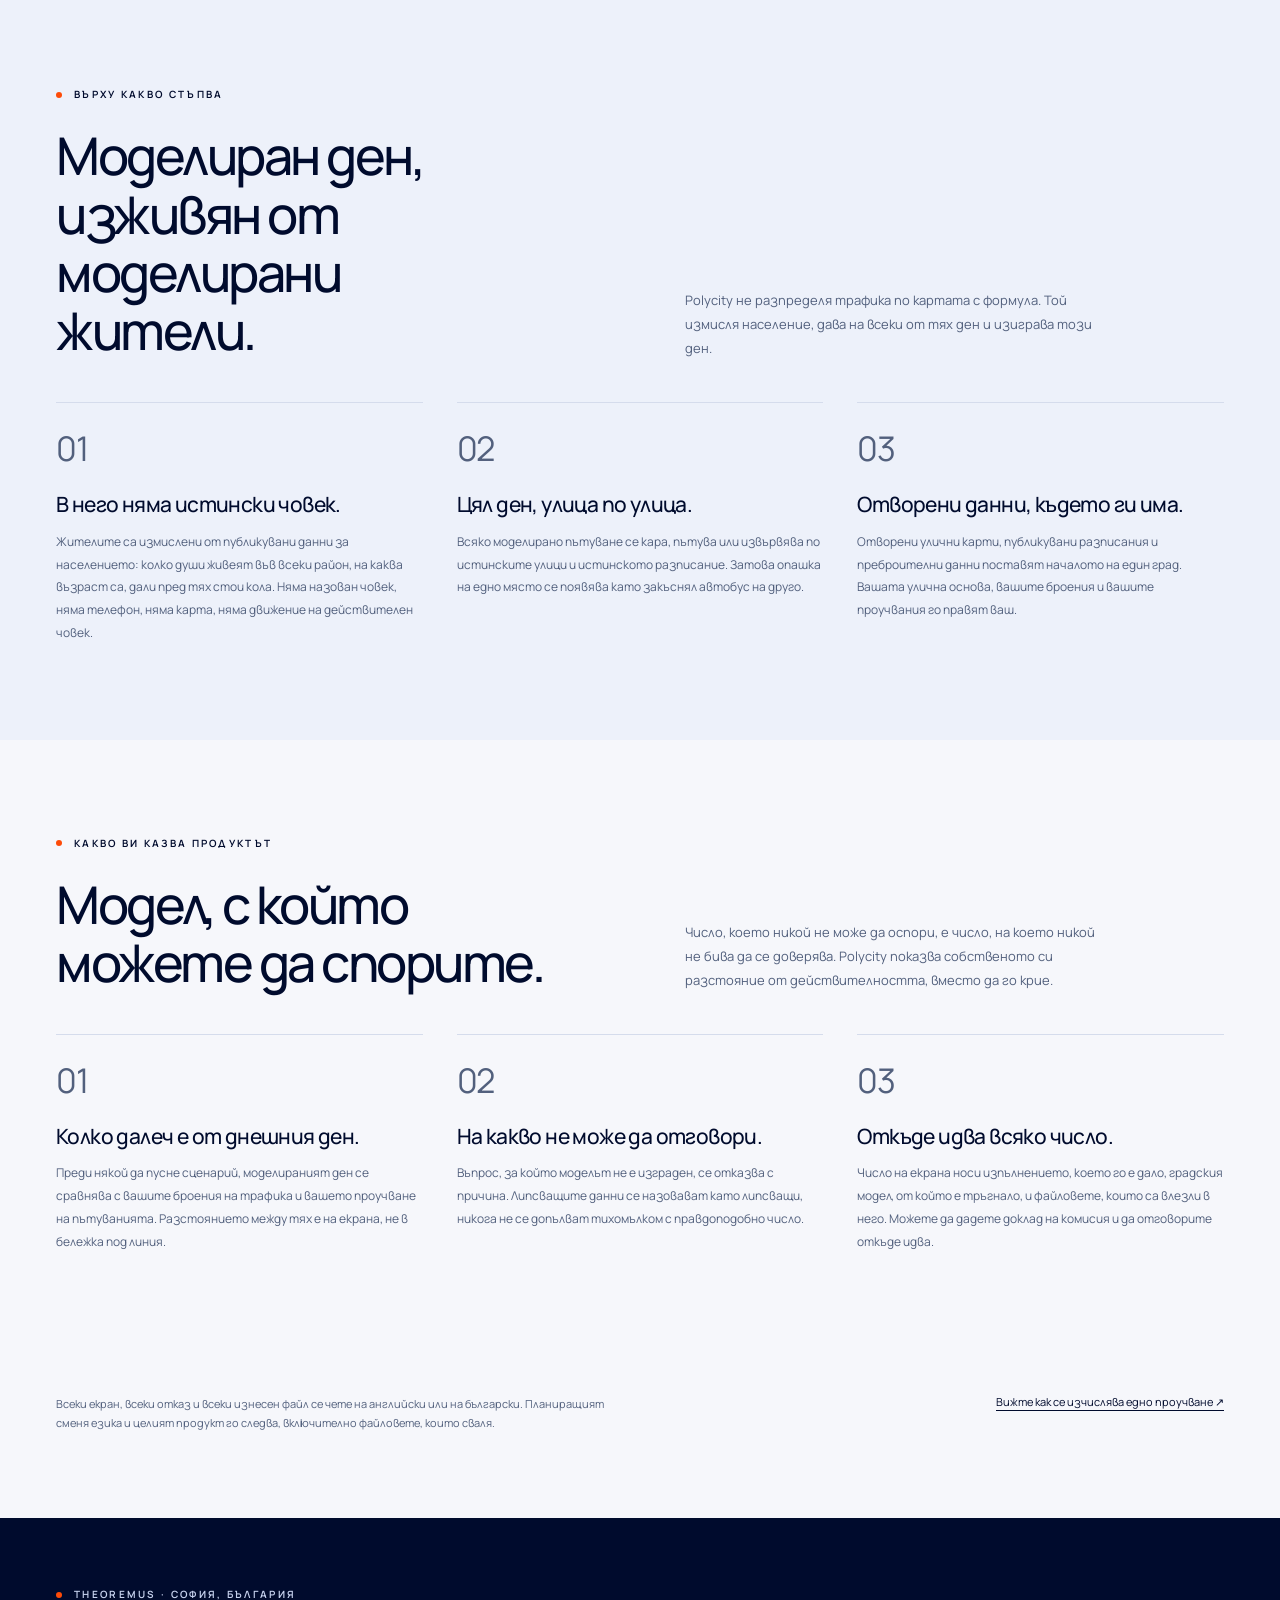
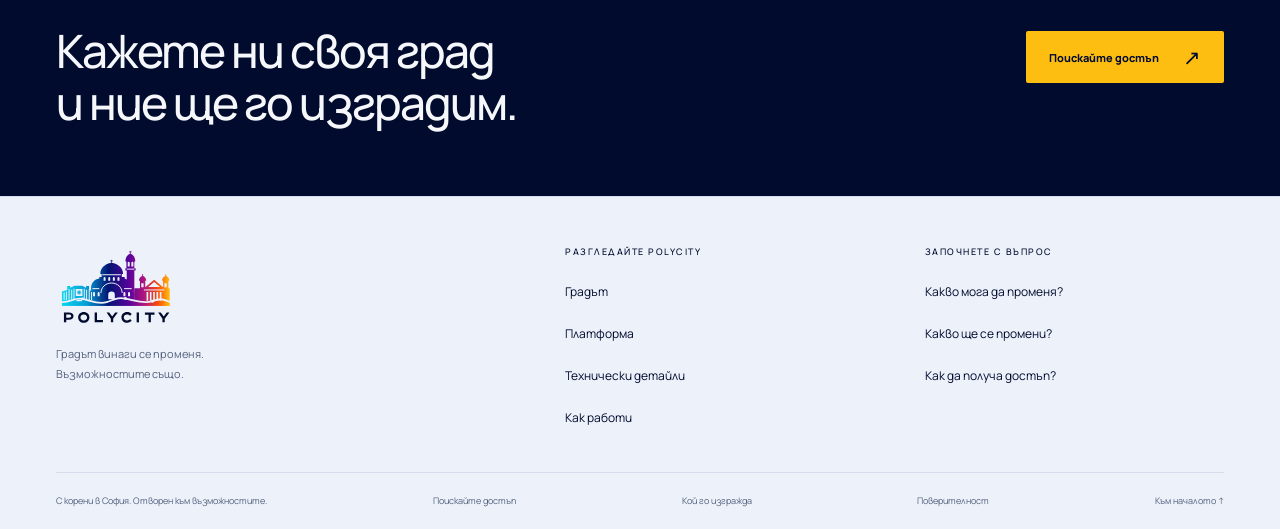
<file: bg/who-builds-it/index.html>
<!DOCTYPE html><html lang="bg"><head>
<script>
// Keep this static site's assets on their own server inside the session preview.
// This must run before external resources, which cannot load the routing fix.
(() => {
  const address = new URL(location.href);
  const port = address.searchParams.get('nxport');
  if (!port || !/^\d+$/.test(port) || Number(port) < 1 || Number(port) > 65535) return;
  const prefix = '/api/proxy/' + port;
  if (address.pathname === prefix || address.pathname.startsWith(prefix + '/')) return;
  address.pathname = prefix + address.pathname;
  history.replaceState(history.state, '', address.href);
})();
</script>
<meta charset="utf-8"><meta name="viewport" content="width=device-width, initial-scale=1"><meta name="theme-color" content="#000b2d">
<title>Кой го изгражда — Polycity</title><meta name="description" content="Polycity се изгражда от Theoremus в София — компанията зад билетната система на градския транспорт в София от 2021 г.">
<link rel="preload" href="./../../static/assets/polycity-logo.svg?v=fdf4622226f0" as="image">
<link rel="stylesheet" href="./../../static/homepage.css?v=83f3b1119386">
<link rel="stylesheet" href="./../../static/site.css?v=b0566ec29448">
<link rel="stylesheet" href="./../../static/brand.css?v=b9f64335edef">
<script src="./../../static/site.js?v=9dc7ef40fed0" defer=""></script>
<link rel="icon" type="image/svg+xml" href="./../../static/assets/polycity-icon.svg?v=ac34843353e9">
<link rel="stylesheet" href="./../../static/language.css?v=021e5b3f4eb3"><script type="module" src="./../../static/language.js?v=4e6ffbded7d0"></script></head>
<body class="guide-page"><a class="skip" href="#main">Към съдържанието</a>
<header class="site-header" id="top"><div class="wrap nav">
<a class="brand brand-lockup" href="./../../bg/" aria-label="Начална страница на Polycity"><img class="brand-mark" src="./../../static/assets/polycity-icon.svg?v=ac34843353e9" width="64" height="64" alt=""><span class="brand-word">POLY<span>CITY</span></span></a>
<nav class="nav-links" aria-label="Основна навигация"><a href="./../../bg/platform/">Платформа</a><a href="./../../bg/technical/">Технически детайли</a><a href="./../../bg/how-it-works/">Как работи</a></nav><div class="language-switch" role="group" aria-label="Език"><a href="./../../who-builds-it/" lang="en" hreflang="en" title="English">EN</a><a href="./../../bg/who-builds-it/" lang="bg" hreflang="bg" title="Български" aria-current="true">БГ</a></div>
<a class="button" href="./../../bg/access/">Поискайте достъп</a>
<details class="mobile-menu"><summary aria-label="Меню за навигация"><svg class="icon" viewBox="0 0 24 24" aria-hidden="true"><path d="M4 7h16M4 12h16M4 17h16"></path></svg></summary><nav class="menu-links" aria-label="Мобилна навигация"><a href="./../../bg/platform/">Платформа</a><a href="./../../bg/technical/">Технически детайли</a><a href="./../../bg/how-it-works/">Как работи</a><div class="language-switch" role="group" aria-label="Език"><a href="./../../who-builds-it/" lang="en" hreflang="en" title="English">EN</a><a href="./../../bg/who-builds-it/" lang="bg" hreflang="bg" title="Български" aria-current="true">БГ</a></div></nav></details>
</div></header><main id="main">
<div class="chapter-breadcrumb wrap"><a href="./../../bg/">Polycity</a><span aria-hidden="true">/</span><span>Кой го изгражда</span></div>
<section class="chapter-hero wrap">
 <div class="eyebrow">Кой изгражда Polycity</div>
 <h1>Създаден в София.<br><em>Направен за всеки град.</em></h1>
 <div class="chapter-hero-bottom"><p>Polycity се прави от Theoremus, основана в София през 2018 г. Ние изградихме системата, с която автобусите, трамваите и метрото в София продават и проверяват билети от 2021 г. Polycity започна с въпросите, на които онази работа не можеше да отговори.</p><a class="studio-scroll" href="#cities" aria-label="Прочетете откъде идва Polycity"><span aria-hidden="true">↓</span></a></div>
</section>
<section class="editorial-section" id="cities"><div class="wrap"><div class="editorial-intro"><div><div class="eyebrow">Откъде идва</div><h2 class="editorial-heading">Години в<br>транспорта на един град,<br>преди първия ред от това.</h2></div><p>Polycity не е замислен от схема на това как градовете трябва да работят. Той излезе от поддържането на истински транспортни системи и от въпроси, на които данните не можеха да отговорят.</p></div><div class="editorial-trio">
<article><span class="folio">01</span><h3>Билетите на София, от 2021 г.</h3><p>Theoremus изгради системата, с която градският транспорт в София продава и проверява билети, и анализите, през които градът чете мрежата си. Какво прави мрежата в действителност, час по час, престава да бъде предположение.</p></article>
<article><span class="folio">02</span><h3>София беше моделирана първа.</h3><p>Улиците, разписанието на трамваите и метрото, пунктовете за броене, проучването на пътуванията. София е и градът, нарисуван из този сайт, сгънат в геометрия.</p></article>
<article><span class="folio">03</span><h3>Талин беше следващият.</h3><p>Изграден само от публикувани данни, от хора, които не живеят там. Нищо в Polycity не е писано за един-единствен град и вторият град е начинът да го запазим такъв.</p></article>
</div></div></section>
<section class="editorial-section soft-section" id="built-on"><div class="wrap"><div class="editorial-intro"><div><div class="eyebrow">Върху какво стъпва</div><h2 class="editorial-heading">Моделиран ден,<br>изживян от моделирани<br>жители.</h2></div><p>Polycity не разпределя трафика по картата с формула. Той измисля население, дава на всеки от тях ден и изиграва този ден.</p></div><div class="editorial-trio">
<article><span class="folio">01</span><h3>В него няма истински човек.</h3><p>Жителите са измислени от публикувани данни за населението: колко души живеят във всеки район, на каква възраст са, дали пред тях стои кола. Няма назован човек, няма телефон, няма карта, няма движение на действителен човек.</p></article>
<article><span class="folio">02</span><h3>Цял ден, улица по улица.</h3><p>Всяко моделирано пътуване се кара, пътува или извървява по истинските улици и истинското разписание. Затова опашка на едно място се появява като закъснял автобус на друго.</p></article>
<article><span class="folio">03</span><h3>Отворени данни, където ги има.</h3><p>Отворени улични карти, публикувани разписания и преброителни данни поставят началото на един град. Вашата улична основа, вашите броения и вашите проучвания го правят ваш.</p></article>
</div></div></section>
<section class="editorial-section" id="honest"><div class="wrap"><div class="editorial-intro"><div><div class="eyebrow">Какво ви казва продуктът</div><h2 class="editorial-heading">Модел, с който<br>можете да спорите.</h2></div><p>Число, което никой не може да оспори, е число, на което никой не бива да се доверява. Polycity показва собственото си разстояние от действителността, вместо да го крие.</p></div><div class="editorial-trio">
<article><span class="folio">01</span><h3>Колко далеч е от днешния ден.</h3><p>Преди някой да пусне сценарий, моделираният ден се сравнява с вашите броения на трафика и вашето проучване на пътуванията. Разстоянието между тях е на екрана, не в бележка под линия.</p></article>
<article><span class="folio">02</span><h3>На какво не може да отговори.</h3><p>Въпрос, за който моделът не е изграден, се отказва с причина. Липсващите данни се назовават като липсващи, никога не се допълват тихомълком с правдоподобно число.</p></article>
<article><span class="folio">03</span><h3>Откъде идва всяко число.</h3><p>Число на екрана носи изпълнението, което го е дало, градския модел, от който е тръгнало, и файловете, които са влезли в него. Можете да дадете доклад на комисия и да отговорите откъде идва.</p></article>
</div></div></section>
<div class="wrap field-note"><p>Всеки екран, всеки отказ и всеки изнесен файл се чете на английски или на български. Планиращият сменя езика и целият продукт го следва, включително файловете, които сваля.</p><a href="./../../bg/how-it-works/">Вижте как се изчислява едно проучване ↗</a></div>
<section class="chapter-cta"><div class="wrap chapter-cta-inner"><div><div class="eyebrow">Theoremus · София, България</div><h2>Кажете ни своя град<br>и ние ще го изградим.</h2></div><a class="button" href="./../../bg/access/">Поискайте достъп <span class="arrow" aria-hidden="true">↗</span></a></div></section>
</main><footer class="site-footer-expanded"><div class="wrap">
<div class="footer-map"><div class="footer-brand"><a class="brand" href="./../../bg/" aria-label="Начална страница на Polycity"><img class="brand-logo" src="./../../static/assets/polycity-logo.svg?v=fdf4622226f0" width="360" height="248" alt="Polycity"></a><p>Градът винаги се променя.<br>Възможностите също.</p></div>
<div class="footer-column"><h2>Разгледайте Polycity</h2><a href="./../../bg/">Градът</a><a href="./../../bg/platform/">Платформа</a><a href="./../../bg/technical/">Технически детайли</a><a href="./../../bg/how-it-works/">Как работи</a></div>
<div class="footer-column"><h2>Започнете с въпрос</h2><a href="./../../bg/platform/#changes">Какво мога да променя?</a><a href="./../../bg/platform/#results">Какво ще се промени?</a><a href="./../../bg/access/">Как да получа достъп?</a></div></div>
<div class="footer-base"><span>С корени в София. Отворен към възможностите.</span><a href="./../../bg/access/">Поискайте достъп</a><a href="./../../bg/who-builds-it/" aria-current="page">Кой го изгражда</a><a href="./../../bg/privacy/">Поверителност</a><a href="#top">Към началото ↑</a></div>
</div></footer>
</body></html>
</file>
<file: static/homepage.css>
/* Polycity's experimental homepage. Manrope is bundled under the adjacent OFL license. */
@font-face{font-family:Manrope;font-style:normal;font-weight:200 800;font-display:swap;src:url('./assets/manrope.ttf?v=d0639be45d0a') format('truetype')}
:root{color-scheme:light;--ink:#182724;--muted:#62716a;--paper:#f5f3ed;--gold:#dfbd7c;--navy:#16204a;--blue:#2456a8;--orange:#f0912f;--line:#d8dbd1}
*{box-sizing:border-box}
html{scroll-behavior:smooth;scroll-padding-top:28px}
body{margin:0;background:var(--paper);color:var(--ink);font-family:Manrope,Arial,sans-serif;-webkit-font-smoothing:antialiased}
h1,h2,h3,p,figure{margin:0}
h1,h2,h3{font-weight:500}
a{color:inherit;text-decoration:none}
button,input,summary{font:inherit}
button,label,summary,a{-webkit-tap-highlight-color:transparent}
a:focus-visible,summary:focus-visible,input:focus-visible,label:has(input:focus-visible){outline:3px solid #45c4e8;outline-offset:5px}
::selection{background:#ddbb7d;color:#142523}
img,svg{display:block}
p{line-height:1.7}
.wrap{width:min(1320px,calc(100% - 112px));margin-inline:auto}
.eyebrow{display:flex;align-items:center;gap:12px;font-size:10px;line-height:1.7;font-weight:650;letter-spacing:2.3px;text-transform:uppercase}
.eyebrow:before{content:"";width:6px;height:6px;border-radius:50%;background:#b9975b;flex-shrink:0}
.serif{font-family:Georgia,'Times New Roman',serif;font-style:italic;font-weight:400}
.icon{width:22px;height:22px;fill:none;stroke:currentColor;stroke-width:1.4;stroke-linecap:round;stroke-linejoin:round;flex-shrink:0}
.skip{position:fixed;left:20px;top:-100px;z-index:99;background:white;color:var(--ink);padding:14px 20px}
.skip:focus{top:12px}
.site-header{height:99px;background:#fbfaf6;position:relative;z-index:10}
.nav{height:100%;display:flex;align-items:center;gap:38px}
.brand{display:flex;align-items:center;gap:20px;flex-shrink:0}
.brand-logo{display:block;width:112px;height:auto;mix-blend-mode:normal}
.brand-note{font-size:9px;line-height:1.6;letter-spacing:1.1px;text-transform:uppercase;padding-left:22px;border-left:1px solid #d4d9d0;color:#63716b}
.nav-links{display:flex;gap:32px;margin-left:auto;font-size:11px;font-weight:550}
.nav-links a{padding:12px 0;position:relative}
.nav-links a:after{content:"";position:absolute;bottom:5px;left:0;width:100%;height:1px;background:currentColor;transform:scaleX(0);transform-origin:left;transition:transform .25s}
.nav-links a:hover:after{transform:scaleX(1)}
.button{display:inline-flex;align-items:center;justify-content:center;gap:24px;min-height:52px;padding:0 22px;border:1px solid transparent;border-radius:4px;background:#e5c78e;color:#172522;font-size:11px;font-weight:750;transition:background .25s,transform .25s;white-space:nowrap}
.button:hover{background:#f2dba9;transform:translateY(-2px)}
.button .arrow{font-size:21px;line-height:1;font-weight:400}
.nav .button{min-height:43px;background:#172825;color:#faf9ee;padding:0 18px;font-size:10px;gap:22px}
.nav .button:hover{background:#31483f}
.text-link{display:inline-flex;align-items:center;gap:15px;font-size:11px;font-weight:650}
.text-link .arrow{font-size:19px}
.mobile-menu{display:none}
.location-cross{width:19px;height:19px;border:1px solid #d5be8590;border-radius:50%;position:relative}
.location-cross:after{content:"";position:absolute;inset:7px;background:#d5be85;border-radius:50%}
.domain-strip{border-bottom:1px solid var(--line);background:#eeeee5}
.domains{display:flex;align-items:center;justify-content:space-between;gap:30px;padding-block:29px}
.domain-intro{font-size:9px;line-height:1.65;letter-spacing:1.4px;color:#626f65;text-transform:uppercase}
.domain{display:flex;align-items:center;gap:11px;font-size:11px;color:#42564d}
.domain .icon{width:19px;height:19px;color:#879783}
.manifesto{padding:107px 0 113px}
.manifesto-grid{display:grid;grid-template-columns:1fr 2.15fr;gap:70px}
.manifesto .eyebrow{align-self:start;margin-top:15px}
.manifesto h2{font-size:49px;line-height:1.22;letter-spacing:-2.2px;max-width:790px}
.manifesto h2 .muted{color:#7e8a76}
.manifesto p{max-width:575px;margin-top:27px;font-size:14px;color:#627166;line-height:1.85}
.question-section{padding:8px 0 113px}
.question-grid{display:grid;grid-template-columns:1fr 1.13fr;gap:88px;align-items:center}
.section-heading{font-size:57px;line-height:1.12;letter-spacing:-2.8px}
.section-heading .serif{font-size:1.09em;color:#718369}
.question-intro{max-width:365px;font-size:13px;color:#657267;line-height:1.85;margin-top:23px}
.questions{border:0;margin:37px 0 0;padding:0}
.questions legend{position:absolute;width:1px;height:1px;overflow:hidden;clip-path:inset(50%)}
.question-choice{position:absolute;opacity:0;width:1px;height:1px}
.question-label{display:flex;align-items:center;gap:17px;padding:20px 0;border-top:1px solid #d9dcd2;cursor:pointer;position:relative}
.question-index{font-size:10px;color:#5f6e54;letter-spacing:1px;width:20px}
.question-title{font-size:16px;letter-spacing:-.5px;flex:1}
.question-label .plus{font-size:22px;font-weight:300;color:#89947f;transition:rotate .3s}
.question-choice:focus-visible+.question-label{outline:3px solid #2456a8;outline-offset:4px}
.question-choice:checked+.question-label{color:#293d30}
.question-choice:checked+.question-label .plus{rotate:45deg}
.question-detail{display:none;padding:0 0 24px 37px}
.question-choice:checked+.question-label+.question-detail{display:block;animation:copy-lift .35s both}
.question-detail p{font-size:12px;line-height:1.85;color:#637267;max-width:355px}
.question-detail .text-link{margin-top:19px;font-size:10px;color:#355139}
.question-image-note{font-size:9px;line-height:1.6;color:#62735a;margin-top:14px;display:flex;justify-content:space-between;gap:20px}
.workflow{padding:112px 0;background:#eeeede}
.workflow-grid{display:grid;grid-template-columns:1fr 1.12fr;gap:94px}
.workflow-heading{position:sticky;top:65px;align-self:start}
.workflow .eyebrow{color:#5e6c52;margin-bottom:25px}
.workflow h2{font-size:62px;line-height:1.09;letter-spacing:-3.4px}
.workflow h2 .serif{color:#758466}
.workflow-heading>p{max-width:325px;margin-top:26px;font-size:13px;color:#5b6a51}
.workflow-heading .text-link{margin-top:30px}
.workflow-steps{border-top:1px solid #cdd3bf}
.workflow-step{display:grid;grid-template-columns:54px 1fr;gap:25px;padding:27px 0;border-bottom:1px solid #cdd3bf}
.workflow-step .step-number{font:italic 37px/1.1 Georgia,serif;color:#7b8969}
.workflow-step h3{font-size:20px;letter-spacing:-.7px;margin-bottom:9px}
.workflow-step p{font-size:12px;line-height:1.85;color:#5c6c50;max-width:370px}
.workflow-step .step-label{display:block;font-size:8px;letter-spacing:1.5px;margin-top:13px;color:#516348;text-transform:uppercase}
.outcomes{padding:110px 0 100px}
.outcomes-grid{display:grid;grid-template-columns:1fr 1.12fr;gap:94px}
.outcomes .eyebrow{margin-bottom:24px}
.outcomes h2{font-size:59px;line-height:1.1;letter-spacing:-3px}
.outcomes h2 .serif{color:#82906f}
.outcomes-intro{font-size:13px;color:#5e6e58;line-height:1.9;max-width:330px;margin-top:24px}
.outcomes .text-link{margin-top:28px;max-width:320px;line-height:1.6}
.outcome-list{border-top:1px solid var(--line)}
.outcome{border-bottom:1px solid var(--line)}
.outcome summary{display:flex;align-items:center;gap:19px;cursor:pointer;list-style:none;padding:21px 0}
.outcome summary::-webkit-details-marker{display:none}
.outcome summary .icon{width:21px;height:21px;color:#88997e}
.outcome summary h3{font-size:16px;letter-spacing:-.4px;flex:1}
.outcome summary:after{content:"+";font-size:21px;color:#88997e;font-weight:300}
.outcome[open] summary:after{content:"−"}
.outcome p{font-size:12px;line-height:1.85;color:#667362;padding:0 35px 23px 40px}
.trust{padding:16px 0 102px}
.trust-top{padding-top:60px;border-top:1px solid var(--line);display:flex;justify-content:space-between;gap:50px;align-items:center}
.trust-top h2{font-size:35px;letter-spacing:-1.5px;line-height:1.2;max-width:465px}
.trust-top .eyebrow{max-width:230px;color:#64745e}
.trust-grid{display:grid;grid-template-columns:repeat(3,1fr);gap:55px;margin-top:43px}
.trust-item{padding-left:25px;border-left:1px solid #d6dbcb}
.trust-item .icon{color:#8c9c77;margin-bottom:22px;width:26px;height:26px}
.trust-item h3{font-size:16px;letter-spacing:-.5px;margin-bottom:12px}
.trust-item p{font-size:11px;line-height:1.9;color:#5f6d53;max-width:310px}
.closing{position:relative;overflow:hidden;background:#101e22;color:#eee9d8;padding:97px 0}
.closing:before{content:"";position:absolute;inset:0;background:linear-gradient(125deg,#102a24,#27463b);opacity:.75}
.closing-inner{position:relative;display:flex;align-items:center;justify-content:space-between;gap:60px}
.closing h2{font:italic 65px/1.1 Georgia,serif;letter-spacing:-2px;max-width:690px;color:#ebd29d}
.closing p{font-size:12px;color:#b6c2be;margin-top:23px}
.closing .button{flex-shrink:0}
.site-footer{background:#faf9f3}
.footer-inner{padding:30px 0;display:flex;align-items:center;gap:45px;min-height:145px}
.footer-inner .brand-logo{width:119px}
.footer-inner p{font-size:10px;color:#617155}
.footer-link{margin-left:auto;font-size:10px;display:flex;gap:20px;align-items:center}
.footer-link span{font-size:17px}
@media(min-width:1680px){}
@media(max-width:1200px){.wrap{width:calc(100% - 72px)}.brand-note{display:none}.manifesto-grid{gap:45px;grid-template-columns:1fr 2.3fr}.manifesto h2{font-size:42px}.question-grid{gap:50px}.section-heading{font-size:48px}.workflow-grid,.outcomes-grid{gap:55px}.workflow h2{font-size:53px}.outcomes h2{font-size:50px}.trust-grid{gap:35px}}
@media(max-width:900px){.wrap{width:calc(100% - 48px)}.nav{gap:24px}.nav-links{gap:20px}.domain-intro{display:none}.domains{gap:16px}.domain{font-size:10px;gap:8px}.manifesto{padding:75px 0}.manifesto-grid{grid-template-columns:1fr;gap:24px}.manifesto h2{max-width:680px;font-size:45px}.question-grid{gap:35px;grid-template-columns:1fr 1fr}.section-heading{font-size:42px}.question-title{font-size:14px}.question-intro{font-size:12px}.question-detail p{font-size:11px}.question-detail{padding-left:0}.workflow,.outcomes{padding:80px 0}.workflow-grid,.outcomes-grid{gap:45px}.workflow h2,.outcomes h2{font-size:43px}.workflow-step{gap:15px;grid-template-columns:42px 1fr}.workflow-step p{font-size:11px}.trust-top h2{font-size:30px}.trust-grid{gap:25px}.trust-item{padding-left:17px}.trust-item h3{font-size:14px}.trust-item p{font-size:10px}.closing h2{font-size:51px}.closing-inner{gap:35px}.closing .button{gap:18px;padding:0 16px}}
@media(max-width:620px){.wrap{width:calc(100% - 40px)}.site-header{height:85px}.nav{gap:17px}.brand-logo{width:96px}.nav-links{display:none}.nav>.button{margin-left:auto;min-height:37px;font-size:9px;padding:0 12px;gap:15px}.mobile-menu{display:block;position:relative}.mobile-menu summary{list-style:none;cursor:pointer;padding:8px 0 8px 6px}.mobile-menu summary::-webkit-details-marker{display:none}.mobile-menu .icon{width:21px;height:21px}.menu-links{position:absolute;right:-4px;top:43px;width:210px;display:flex;flex-direction:column;gap:0;background:#faf9f3;border:1px solid #dadfce;box-shadow:0 16px 35px #1a372922;padding:8px;z-index:20}.menu-links a{padding:14px;font-size:12px}.domains{padding:22px 0;gap:16px 20px;justify-content:center;flex-wrap:wrap;overflow:visible}.domain{font-size:9px;white-space:nowrap;gap:7px}.domain .icon{width:17px;height:17px}.manifesto{padding:62px 0 64px}.manifesto-grid{gap:24px}.manifesto .eyebrow{font-size:8px;letter-spacing:1.7px;margin:0}.manifesto h2{font-size:34px;letter-spacing:-1.4px;line-height:1.28}.manifesto p{font-size:11px;line-height:1.95;margin-top:22px}.question-section{padding-bottom:67px}.question-grid{grid-template-columns:1fr;gap:28px}.section-heading{font-size:44px;letter-spacing:-2.3px}.question-intro{font-size:11px;max-width:310px;margin-top:22px}.questions{margin-top:29px}.question-label{padding:19px 0;gap:13px}.question-title{font-size:14px}.question-detail{padding-left:33px}.question-detail p{font-size:11px}.question-detail .text-link{font-size:9px}.question-image-note{font-size:8px;gap:13px}.workflow,.outcomes{padding:65px 0}.workflow-grid,.outcomes-grid{grid-template-columns:1fr;gap:34px}.workflow-heading{position:static}.workflow .eyebrow,.outcomes .eyebrow{font-size:8px;letter-spacing:1.5px;margin-bottom:23px}.workflow h2,.outcomes h2{font-size:46px;letter-spacing:-2.4px}.workflow-heading>p{font-size:11px;max-width:290px;margin-top:22px}.workflow-heading .text-link{font-size:10px;margin-top:23px}.workflow-step{grid-template-columns:42px 1fr;gap:22px;padding:24px 0}.workflow-step .step-number{font-size:34px}.workflow-step h3{font-size:19px}.workflow-step p{font-size:11px}.workflow-step .step-label{font-size:7px}.outcomes-intro{font-size:11px;margin-top:22px}.outcomes .text-link{font-size:10px}.outcome summary{padding:21px 0}.outcome summary h3{font-size:15px}.outcome p{font-size:11px}.trust{padding:0 0 65px}.trust-top{display:block;padding-top:42px}.trust-top .eyebrow{font-size:8px;letter-spacing:1.5px;max-width:none}.trust-top h2{font-size:32px;letter-spacing:-1.3px;margin-top:23px}.trust-grid{grid-template-columns:1fr;gap:31px;margin-top:35px}.trust-item{padding-left:23px;position:relative}.trust-item .icon{margin-bottom:16px;width:24px;height:24px}.trust-item h3{font-size:16px}.trust-item p{font-size:11px;max-width:300px}.closing{padding:65px 0}.closing-inner{display:block}.closing h2{font-size:48px;letter-spacing:-1.8px;max-width:330px}.closing p{font-size:11px;max-width:280px;line-height:1.9}.closing .button{margin-top:28px;font-size:10px;min-height:46px;padding:0 18px}.footer-inner{flex-wrap:wrap;gap:20px;padding:28px 0;min-height:0}.footer-inner .brand-logo{width:102px}.footer-inner p{font-size:8px;max-width:120px;margin-left:auto;text-align:right}.footer-link{border-top:1px solid #dadfce;padding-top:21px;width:100%;justify-content:space-between;font-size:9px;margin-top:3px}}
@media(max-width:360px){.wrap{width:calc(100% - 32px)}.nav{gap:12px}.brand-logo{width:85px}.nav>.button{padding:0 10px;gap:10px;font-size:8px}.manifesto h2{font-size:31px}.section-heading{font-size:41px}.workflow h2,.outcomes h2{font-size:42px}.closing h2{font-size:42px}}
@media(prefers-reduced-motion:reduce){html{scroll-behavior:auto}*,*:before,*:after{animation:none!important;transition:none!important;scroll-behavior:auto!important}.bldg{transform:translateZ(var(--z,5px))}.cupola{transform:translateZ(var(--z))}}


/* The paper palette, the buttons and the sections that follow. */
:root{--paper:#f3f1e7;--ink:#273c35;--muted:#596d5e;--line:#d7d9cb;--accent:#ac5038}
.serif{font:inherit;letter-spacing:inherit}
.site-header{background:var(--paper);border-bottom:1px solid #d7d9cb}
.brand-logo{width:119px}
.brand-note{color:#526454;font-size:9px}
.button{background:#2e4e40;color:#fffdf4;border-radius:2px}
.button:hover{background:#436451}
.nav .button{border:1px solid #7c8b73;background:transparent;color:var(--ink)}
.nav .button:hover{background:#e5e8d8}
button:focus-visible{outline:3px solid #ac5038;outline-offset:5px}
button{color:inherit}
.studio-scroll{display:grid;place-items:center;width:35px;height:35px;border:1px solid #b7c1a9;border-radius:50%;font-size:18px;margin-left:7px}
.domain-strip{background:#e7e9da}
.domain-intro,.question-intro,.question-detail p,.trust-top .eyebrow{color:#50614a}
.manifesto h2{font-weight:500;line-height:1.24}
.section-heading .serif{font-size:1em;color:#738366}
.workflow-step .step-number{font:400 30px/1.1 Manrope,Arial,sans-serif;letter-spacing:-1px}
.network-art{position:relative;aspect-ratio:1/1.08;background:#e3e6d5;overflow:hidden}
.network-heading{display:flex;justify-content:space-between;gap:20px;align-items:center;padding:25px 26px;font-size:8px;letter-spacing:1.3px;color:#435c49}
.network-heading>span:last-child{font-size:24px;line-height:1}
.planning-map{width:100%;height:auto;position:absolute;top:50%;transform:translateY(-47%)}
.network-caption{position:absolute;bottom:24px;left:26px;right:26px;display:flex;justify-content:space-between;gap:20px;border-top:1px solid #aab69c;padding-top:18px;font-size:10px;line-height:1.8;color:#3c5942}
.network-caption .map-caption-index{font-size:19px}
.map-street-choice,.map-transit-choice,.map-growth-choice{opacity:0;transition:opacity .4s}
.map-caption-streets,.map-caption-transit,.map-caption-growth{display:none}
.question-section:has(#question-streets:checked) .map-street-choice,.question-section:has(#question-transit:checked) .map-transit-choice,.question-section:has(#question-growth:checked) .map-growth-choice{opacity:1}
.question-section:has(#question-streets:checked) .map-caption-streets,.question-section:has(#question-transit:checked) .map-caption-transit,.question-section:has(#question-growth:checked) .map-caption-growth{display:block}
.closing{background:#334f42}
.closing:before{background:none}
.closing h2{font:500 76px/1.03 Manrope,Arial,sans-serif;letter-spacing:-4.6px;color:#e3e7cd}
.closing .button{background:#e2e6cc;color:#2a4837}
.site-footer{background:var(--paper)}
@media(max-width:900px){
 .network-caption{left:20px;right:20px;font-size:9px;bottom:19px}
 .network-heading{padding:20px;font-size:7px;letter-spacing:.7px}
 .closing h2{font-size:59px;letter-spacing:-3px}
}
@media(max-width:620px){
 .site-header{height:87px}
 .brand-logo{width:102px}
 .studio-scroll{width:30px;height:30px;flex-shrink:0;margin-left:0;font-size:15px}
 .network-art{aspect-ratio:1/1.02}
 .network-heading{font-size:7px;padding:20px}
 .network-caption{font-size:9px;left:20px;right:20px}
 .closing h2{font-size:51px;letter-spacing:-3px}
 .section-heading .serif{font-size:1em}
}
/* Motion continues through a street study, the planning cycle, and a closing neighborhood. */
.network-heading{position:relative;z-index:2;pointer-events:none}
.street-model{position:absolute;inset:38px 0 48px}
[data-story-stage] canvas{position:absolute;inset:0;display:block;width:100%;height:100%}
.story-loading{position:absolute;left:10%;right:10%;top:45%;font-size:11px;text-align:center}
[data-story-stage][data-render-state=ready] .story-loading{visibility:hidden}
[data-story-stage][data-render-state=error] .story-loading,[data-story-stage][data-render-state=recovering] .story-loading{background:#eee8d5;color:#5e422e;padding:18px}
.network-caption{z-index:2;pointer-events:none}
.motion-control{display:inline-flex;align-items:center;gap:7px;min-height:30px;cursor:pointer;font-size:9px;line-height:1.5;white-space:nowrap}
.motion-control input{accent-color:#3e6049;width:12px;height:12px;margin:0;cursor:pointer}
.motion-control:has(input:checked){font-weight:700}
.question-image-note{align-items:center;margin-top:7px}
.workflow-sketch{margin-top:30px;max-width:440px;background:#e3e6cf;border:1px solid #c7d0b8;overflow:hidden}
.process-heading,.process-footer{display:flex;align-items:center;justify-content:space-between;gap:15px;padding:15px 18px;font-size:8px;letter-spacing:1.1px;color:#4a6248}
.process-heading>span:last-child{font-size:21px;letter-spacing:0}
.process-footer{padding-top:0;padding-bottom:9px;font-size:7px;letter-spacing:.7px}
.process-footer .motion-control{font-size:8px;letter-spacing:0}
.process-drawing{width:100%;height:auto;margin-top:-5px}
.process-travelers,.process-measure,.process-comparison,.process-loop{opacity:0;transition:opacity .6s}
.workflow-sketch[data-step="1"] .process-travelers,.workflow-sketch[data-step="2"] .process-measure,.workflow-sketch[data-step="3"] .process-comparison,.workflow-sketch[data-step="4"] .process-loop{opacity:1}
.process-measure{transform-origin:220px 121px;animation:measure-reach 3.2s ease-in-out infinite}
.process-comparison path:last-child{animation:compare-shift 3.4s ease-in-out infinite}
.process-loop{animation:iteration-flow 6s linear infinite}
.workflow-step{transition:border-color .6s}
.workflow-step.is-current{border-bottom-color:#ac6949}
.workflow-step .step-number{transition:color .6s}
.workflow-step.is-current .step-number{color:#a85337}
.closing{padding:72px 0 38px}
.closing-inner{display:grid;grid-template-columns:.9fr 1.1fr;gap:30px}
.closing-copy{position:relative;z-index:2}
.closing-copy .eyebrow{font-size:8px;letter-spacing:1.8px;color:#d2dcc2;margin-bottom:24px}
.closing h2{font-size:70px;letter-spacing:-4px}
.closing-copy .button{margin-top:27px}
.closing-scene{min-width:0}
.closing-city{position:relative;height:440px}
.closing-caption{display:flex;align-items:center;justify-content:space-between;gap:15px;border-top:1px solid #8ca18b;padding-top:8px;font-size:7px;letter-spacing:1.2px;color:#d1ddc2}
.closing-caption .motion-control{font-size:8px;letter-spacing:0}
.closing-caption .motion-control input{accent-color:#d3dcb8}
.motion-paused .workflow-sketch *,.workflow-sketch:not([data-visible="true"]) *{animation-play-state:paused!important}
@keyframes measure-reach{0%,100%{transform:scale(.78)}50%{transform:scale(1.08)}}
@keyframes compare-shift{0%,100%{transform:translate(0,0)}50%{transform:translate(15px,-8px)}}
@keyframes iteration-flow{to{stroke-dashoffset:-80}}
@media(max-width:1100px){
 .closing-inner{grid-template-columns:1fr 1fr;gap:20px}
 .closing h2{font-size:56px;letter-spacing:-3px}
 .closing-city{height:380px}
 .closing-caption{font-size:6px;letter-spacing:.7px}
 .workflow-sketch{margin-top:25px}
 .process-heading{font-size:7px;padding:14px}
 .process-footer{padding-inline:14px}
 .process-footer>span{max-width:145px;line-height:1.6}
}
@media(max-width:760px){
 .closing-inner{grid-template-columns:1fr}
 .closing-city{height:390px}
 .closing-scene{margin-top:5px}
 .closing-copy{max-width:450px}
 .closing h2{font-size:58px}
 .closing-caption{font-size:7px}
 .workflow-grid{grid-template-columns:1fr;gap:35px}
 .workflow-heading{position:static}
 .workflow-sketch{max-width:none}
 .process-drawing{max-height:250px}
}
@media(max-width:620px){
 .street-model{inset:37px 0 47px}
 .network-heading{font-size:6.5px;letter-spacing:.65px}
 .network-caption{font-size:8px}
 .motion-control{font-size:8px}
 .closing{padding:56px 0 30px}
 .closing h2{font-size:52px}
 .closing-city{height:325px}
 .closing-copy .eyebrow{font-size:7px}
 .process-heading{font-size:7px;padding:14px 16px}
 .process-footer{padding-inline:16px}
 .process-footer>span{max-width:none}
}
@media(prefers-reduced-motion:reduce){
 .workflow-sketch *{animation:none!important;transition:none!important}
}
</file>
<file: static/site.css>
/* The homepage's paper, typography and geometric vocabulary continue across the site. */
@media(min-width:621px) and (max-width:1000px){
 .nav-links{display:none}.nav>.button{margin-left:auto}.mobile-menu{display:block;position:relative}
 .mobile-menu summary{list-style:none;cursor:pointer;padding:8px 0 8px 6px}.mobile-menu summary::-webkit-details-marker{display:none}
 .mobile-menu .icon{width:23px;height:23px}.menu-links{position:absolute;right:0;top:43px;width:220px;display:flex;flex-direction:column;background:#faf9f3;border:1px solid #c4ceb8;box-shadow:0 16px 35px #1a372922;padding:8px;z-index:20}.menu-links a{padding:14px;font-size:12px}
}
.city-scroll-section{min-width:0}
.city-scroll-section.scroll-linked{height:calc(var(--hero-frame-height,740px) + 55svh)}
.hero-scroll-frame{position:sticky;top:0;display:block;width:100%;height:auto;margin:0;padding-top:32px}
@media(min-width:621px) and (max-width:1100px){
 .hero-scroll-frame{padding-top:0}
}
@media(max-width:620px){
 .city-scroll-section.scroll-linked{height:calc(var(--hero-frame-height,550px) + 34svh)}
 .hero-scroll-frame{padding-top:0}
 .studio-scroll{width:44px;height:44px}
}
@media(prefers-reduced-motion:reduce){.city-scroll-section.scroll-linked{height:auto}.hero-scroll-frame{position:relative!important;top:0!important}}
@media(max-width:1000px){
 .site-header{height:auto;min-height:87px}
 .site-header .nav{display:grid;grid-template-columns:minmax(0,1fr) auto 44px;grid-template-rows:87px;column-gap:14px;row-gap:0;height:auto;min-height:87px}
 .nav>.brand{grid-column:1;grid-row:1}
 .nav>.button{grid-column:2;grid-row:1;margin-left:0}
 .mobile-menu{grid-column:3;grid-row:1}
 .mobile-menu[open]{display:contents}
 .mobile-menu[open]::details-content{display:contents}
 .mobile-menu summary{grid-column:3;grid-row:1;display:grid;place-items:center;min-width:44px;min-height:44px;padding:0}
 .mobile-menu[open] .menu-links{grid-column:1/-1;grid-row:2;position:static;width:100%;display:grid;grid-template-columns:repeat(2,minmax(0,1fr));gap:4px;margin:0 0 14px;padding:8px;box-shadow:none}
 .menu-links a{display:flex;align-items:center;min-height:44px;font-size:13px}
}
[hidden]{display:none!important}
/* Six authored city studies share one stage and an accessible outcome reader. */
.outcomes .outcomes-grid{display:block}
.outcomes-heading-row{display:flex;justify-content:space-between;align-items:flex-end;gap:45px;margin-bottom:36px}
.outcomes-heading-row .outcomes-intro{max-width:365px;margin:0 0 5px}
.outcomes-explorer{display:grid;grid-template-columns:minmax(0,1.65fr) minmax(280px,1fr);column-gap:38px;row-gap:22px;align-items:start}
.outcome-study{grid-column:1;grid-row:1/3;margin:0;background:#e7e9da;border:1px solid #d0d6c0;position:relative;min-width:0}
.outcome-study-heading{display:flex;justify-content:space-between;gap:16px;margin:22px 25px 0;color:#49614d;font-size:8px;letter-spacing:1.5px;text-transform:uppercase}
.outcome-model{height:460px;position:relative;overflow:hidden}
.outcome-model canvas{display:block;width:100%;height:100%;touch-action:pan-y}
.outcome-study figcaption{margin:0 25px;padding:0 0 22px}
.outcome-study h3{font-size:27px;line-height:1.15;letter-spacing:-1px;font-weight:500;max-width:410px}
.outcome-study p{font-size:11px;line-height:1.75;color:#4c634f;margin-top:10px;max-width:420px;min-height:39px}
.outcome-study-footer{display:flex;align-items:center;justify-content:space-between;gap:14px;border-top:1px solid #bbc6ab;margin-top:18px;padding-top:15px;font-size:8px;color:#52674e}
.outcome-tabs{grid-column:2;grid-row:1;border-top:1px solid #b8c3ad}
.outcome-tab{display:grid;grid-template-columns:25px 1fr 18px;gap:12px;align-items:center;text-align:left;width:100%;border:0;border-bottom:1px solid #cbd2be;background:transparent;cursor:pointer;color:#304a40;padding:22px 14px 22px 0;font:inherit;transition:background .25s,color .25s}
.outcome-tab>span:first-child{font-size:9px;color:#405640}
.outcome-tab strong{display:block;font-weight:500;font-size:19px;letter-spacing:-.6px}
.outcome-tab small{display:block;font-size:10px;line-height:1.7;color:#566b53;margin-top:5px}
.outcome-tab>span:last-child{font-size:18px}
.outcome-tab:hover{background:#e9ebdd}
.outcome-tab[aria-selected=true]{background:#e4e7d5;color:#9a4933;box-shadow:inset 3px 0 #ad5e43;padding-left:14px}
.outcomes .outcome-evidence{grid-column:2;grid-row:2;margin-top:0}
@media(min-width:1101px){.outcome-model{height:480px}}
@media(min-width:621px) and (max-width:900px){
 .outcomes-heading-row{gap:28px}.outcomes-heading-row .outcomes-intro{max-width:310px;font-size:12px}
 .outcomes-explorer{grid-template-columns:minmax(0,1.35fr) minmax(260px,1fr);gap:25px}
 .outcome-model{height:365px}.outcome-study-heading{margin:19px 18px 0;font-size:7px;letter-spacing:.7px}
 .outcome-study figcaption{margin-inline:18px}.outcome-study h3{font-size:24px}
 .outcome-tab{padding-block:20px}.outcome-tab strong{font-size:18px}.outcome-tab small{font-size:9px}
}
@media(max-width:620px){
 .outcomes-heading-row{display:block;margin-bottom:25px}.outcomes-heading-row .outcomes-intro{margin-top:20px;max-width:330px}
 .outcomes-explorer{display:flex;flex-direction:column;gap:18px}
 .outcome-tabs{display:grid;grid-template-columns:repeat(3,minmax(0,1fr));width:100%;order:-1;border:1px solid #cbd2be}
 .outcome-tab{grid-template-columns:1fr;gap:5px;padding:12px 8px!important;border-right:1px solid #cbd2be;min-height:73px}
 .outcome-tab strong{font-size:12px;letter-spacing:-.3px}.outcome-tab small,.outcome-tab>span:last-child{display:none}
 .outcome-tab[aria-selected=true]{box-shadow:inset 0 -3px #ad5e43}.outcome-tab>span:first-child{font-size:8px}
 .outcome-study{width:100%}.outcome-model{height:310px}
 .outcome-study-heading{margin:18px 17px 0;font-size:7px;letter-spacing:.7px}
 .outcome-study figcaption{margin:0 17px}.outcome-study h3{font-size:25px}
 .outcome-study p{font-size:10px;min-height:36px}.outcome-study-footer{font-size:7px}
 .outcomes .outcome-evidence{max-width:none}
}
.nav-links a[aria-current=page]{color:#a45138;box-shadow:0 1px currentColor}
.chapter-breadcrumb{display:flex;gap:12px;align-items:center;padding-top:32px;font-size:10px;color:#60725d}
.chapter-breadcrumb a:hover{color:#a45138}
.chapter-hero{padding:65px 0 66px}
.chapter-hero .eyebrow{margin-bottom:29px}
.chapter-hero h1{font-size:clamp(58px,6.4vw,98px);font-weight:500;letter-spacing:-5.5px;line-height:1.03;max-width:1020px}
.chapter-hero h1 em{font-style:normal;color:#a65339}
.chapter-hero-bottom{display:flex;align-items:flex-end;justify-content:space-between;gap:50px;margin-top:33px}
.chapter-hero-bottom p{font-size:14px;line-height:1.85;color:#5b6e5d;max-width:475px}
.chapter-hero-bottom .text-link{white-space:nowrap}
.chapter-index{padding:92px 0 98px;border-top:1px solid var(--line)}
.chapter-index-heading{display:flex;justify-content:space-between;gap:40px;align-items:flex-end;margin-bottom:44px}
.chapter-index h2,.editorial-heading{font-size:52px;letter-spacing:-2.5px;line-height:1.12;font-weight:500}
.chapter-index-heading p{max-width:340px;font-size:12px;line-height:1.8;color:#60715c}
.chapter-links{display:grid;grid-template-columns:repeat(3,1fr);gap:30px}
.chapter-link{display:block;border-top:1px solid #b8c3ad;padding-top:17px}
.chapter-link .chapter-meta{display:flex;align-items:center;justify-content:space-between;font-size:8px;letter-spacing:1.5px;text-transform:uppercase;color:#5a715a}
.chapter-link .chapter-meta span:last-child{font-size:21px}
.chapter-link h3{font-size:24px;line-height:1.2;letter-spacing:-.9px;font-weight:500;margin:5px 0 13px}
.chapter-link p{font-size:12px;color:#5a6f5c;line-height:1.8;max-width:310px}
.chapter-link:hover h3{color:#a45138}
.site-footer-expanded{position:relative;display:flow-root;isolation:isolate;background:#ececdf;border-top:1px solid #d0d5c3;padding:47px 0 22px}
.site-footer-expanded>.wrap{display:grid;gap:36px}
.footer-map{display:grid;grid-template-columns:minmax(0,1.5fr) repeat(2,minmax(0,1fr));gap:60px;align-items:start}
.footer-brand{display:grid;gap:18px;align-content:start;min-width:0}
.footer-map .brand{display:inline-flex}
.footer-map p{font-size:11px;color:#5c6b57;margin:0;max-width:220px;line-height:1.8}
.footer-column{display:grid;align-content:start;gap:8px;min-width:0}
.footer-column h2{font-size:9px;letter-spacing:1.5px;text-transform:uppercase;margin:0 0 8px;font-weight:500;line-height:1.7}
.footer-column a{display:flex;align-items:center;width:fit-content;max-width:100%;min-height:34px;font-size:12px;line-height:1.7;margin:0;color:#425a48}
.footer-column a:hover{text-decoration:underline;text-underline-offset:5px}
.footer-base{border-top:1px solid #cbd2bd;padding-top:21px;display:flex;flex-wrap:wrap;justify-content:space-between;gap:12px 20px;font-size:9px;color:#5c6b57}
.footer-base a:hover{text-decoration:underline;text-underline-offset:4px}
.editorial-section{padding:95px 0}
.editorial-intro{display:grid;grid-template-columns:1fr 1fr;gap:90px;align-items:end;margin-bottom:42px}
.editorial-intro p{font-size:13px;line-height:1.85;color:#5b6f5b;max-width:420px}
.editorial-intro .eyebrow{margin-bottom:24px}
.editorial-trio{display:grid;grid-template-columns:repeat(3,1fr);gap:34px}
.editorial-trio article{border-top:1px solid #b7c4ad;padding-top:22px}
.editorial-trio .folio{font-size:34px;font-weight:400;color:#637957;letter-spacing:-1.5px}
.editorial-trio h3{font-size:21px;letter-spacing:-.6px;line-height:1.3;font-weight:500;margin:20px 0 12px}
.editorial-trio p{font-size:12px;line-height:1.9;color:#5b6f5b}
.editorial-trio a{display:inline-block;font-size:10px;margin-top:22px;border-bottom:1px solid #9dad92;padding-bottom:5px}
.soft-section{background:#e9ecdc}
.faq-layout{display:grid;grid-template-columns:.9fr 1.3fr;gap:90px}
.faq-layout h2{font-size:44px;line-height:1.15;letter-spacing:-2px;font-weight:500}
.faq-layout .eyebrow{margin-bottom:25px}
.faq-list{border-top:1px solid #b6c4aa}
.faq-list details{border-bottom:1px solid #c3ceb7}
.faq-list summary{list-style:none;cursor:pointer;display:flex;justify-content:space-between;gap:25px;padding:23px 0;font-size:14px;line-height:1.5}
.faq-list summary::-webkit-details-marker{display:none}
.faq-list summary:after{content:'+';color:#788e6e}
.faq-list details[open] summary:after{content:'−'}
.faq-list details p{font-size:12px;line-height:1.9;color:#536b53;padding:0 25px 25px 0;max-width:540px}
.chapter-cta{background:#2c4b3d;color:#f0edda;padding:68px 0}
.chapter-cta-inner{display:flex;justify-content:space-between;align-items:center;gap:45px}
.chapter-cta h2{font-size:46px;font-weight:500;letter-spacing:-2px;line-height:1.12;max-width:730px}
.chapter-cta .eyebrow{color:#c6d0af;margin-bottom:22px}
.chapter-cta .button{background:#e5e7c8;color:#2c4b3d;white-space:nowrap}
.chapter-cta .button:hover{background:#f6f2d9}
.evidence-thread{display:grid;grid-template-columns:repeat(3,1fr);border-top:1px solid #b7c4ad;margin-top:40px}
.evidence-thread article{padding:28px 30px 25px 0}
.evidence-thread article+article{border-left:1px solid #c7d0bc;padding-left:30px}
.evidence-thread h3{font-size:21px;font-weight:500;letter-spacing:-.7px;margin-bottom:15px}
.evidence-thread p{font-size:12px;line-height:1.9;color:#536950}
.field-note{padding:45px 0 85px;display:flex;justify-content:space-between;gap:60px}
.field-note p{font-size:11px;line-height:1.8;color:#607255;max-width:560px}
.field-note a{text-decoration:underline;text-underline-offset:4px;font-size:11px}
@media(max-width:1100px){
 .chapter-hero{padding-top:52px}.chapter-hero h1{letter-spacing:-4px}
 .editorial-intro,.faq-layout{gap:50px}.chapter-index h2,.editorial-heading{font-size:43px}
 .chapter-links{gap:23px}
}
@media(max-width:800px){
 .nav-links{gap:15px;font-size:10px}.nav{gap:20px}
 .chapter-hero h1{font-size:66px}.chapter-hero-bottom{align-items:flex-start;gap:30px}
 .chapter-index-heading,.editorial-intro{display:block}.chapter-index-heading p,.editorial-intro p{margin-top:25px}
 .chapter-links{gap:20px}.chapter-link h3{font-size:21px}
 .chapter-index,.editorial-section{padding:70px 0}.editorial-trio{gap:24px}
 .faq-layout{grid-template-columns:1fr;gap:35px}.faq-layout h2{max-width:460px}
 .footer-map{gap:30px}.chapter-cta h2{font-size:37px}.chapter-cta-inner{gap:30px}
}
@media(max-width:620px){
 .chapter-breadcrumb{font-size:9px;padding-top:25px}
 .chapter-hero{padding:43px 0}.chapter-hero h1{font-size:49px;letter-spacing:-2.8px;line-height:1.06}
 .chapter-hero .eyebrow{font-size:8px;margin-bottom:24px}
 .chapter-hero-bottom{display:block;margin-top:24px}.chapter-hero-bottom p{font-size:12px}
 .chapter-hero-bottom .text-link{display:inline-flex;margin-top:24px;font-size:10px}
 .chapter-index-heading{margin-bottom:30px}.chapter-index h2,.editorial-heading{font-size:38px;letter-spacing:-1.8px}
 .chapter-index-heading p{font-size:11px}.chapter-links{grid-template-columns:1fr;gap:34px}
 .chapter-link h3{font-size:27px}.chapter-link p{font-size:12px;max-width:none}
 .chapter-link .chapter-meta{font-size:8px}.chapter-index{padding:60px 0}
 .editorial-section{padding:60px 0}.editorial-intro{margin-bottom:29px}.editorial-intro p{font-size:12px}
 .editorial-trio{grid-template-columns:1fr;gap:28px}.editorial-trio article{position:relative;padding-left:55px}
 .editorial-trio .folio{position:absolute;left:0;top:22px;font-size:30px}.editorial-trio h3{margin-top:0;font-size:23px}
 .faq-layout h2{font-size:38px}.faq-list summary{font-size:13px}.faq-list details p{font-size:11px}
 .chapter-cta{padding:50px 0}.chapter-cta-inner{display:block}.chapter-cta h2{font-size:39px;letter-spacing:-1.8px}
 .chapter-cta .button{margin-top:30px;font-size:10px}
 .footer-map{grid-template-columns:1fr 1fr;gap:30px 20px}.footer-brand{grid-column:1/-1;display:flex;align-items:center;gap:30px}
 .footer-brand p{margin-top:0;max-width:165px;font-size:10px}.footer-column h2{font-size:8px}
 .footer-column a{font-size:11px;min-height:40px}.footer-base{font-size:8px;line-height:1.6;align-items:center}
 .evidence-thread{grid-template-columns:1fr}.evidence-thread article{padding:25px 0}
 .evidence-thread article+article{border-left:0;border-top:1px solid #c7d0bc;padding-left:0}
 .field-note{display:block;padding-bottom:55px}.field-note a{display:inline-block;margin-top:20px}
}
/* Text keeps its own space at every breakpoint, including narrow capture views. */
:is(.manifesto h2,.section-heading,.workflow h2,.outcomes h2,.trust-top h2,.chapter-index h2,.closing h2){letter-spacing:-.035em;line-height:1.14}
.closing{isolation:isolate}
/* Captions occupy rows outside each illustration, including wrapped phone copy. */
.network-art{display:grid;grid-template-rows:auto clamp(290px,33vw,470px) auto;row-gap:18px;aspect-ratio:auto}
.network-heading{padding-bottom:0}
.street-model{position:relative;inset:auto;min-width:0;min-height:0;overflow:hidden}
.network-caption{position:static;margin:0 24px 24px}
.outcome-study figcaption{padding-top:20px}
.closing-inner{grid-template-columns:minmax(0,.9fr) minmax(0,1.1fr);gap:40px}
.closing-copy{min-width:0;z-index:auto}
.closing-city{overflow:hidden}
@media(max-width:760px){.closing-inner{grid-template-columns:minmax(0,1fr)}}
@media(max-width:620px){.network-art{grid-template-rows:auto 310px auto}.network-caption{margin:0 20px 20px}}

/* The public homepage follows the approved complete desktop and phone composition. */
.platform-home{background:#f6f7fb;color:#000b2d}
.platform-home .homepage-content{max-width:1440px;margin-inline:auto}
.platform-home .site-header{height:auto;min-height:100px;border:0;background:#f6f7fb}
.platform-home .site-header:after{display:none}
.platform-home .nav{width:calc(100% - 96px);max-width:1344px;min-height:100px;display:flex;gap:28px;border-bottom:1px solid #bec9df}
/* The header names the product the way the application does: the small Sofia
   mark, then POLYCITY as one word in the page's own letters, CITY in the brand
   colours. The only space in the lockup is the mark's own margin; a gap inside
   the word would read "POLY CITY". */
.platform-home .brand-lockup{gap:0;color:#000b2d;text-decoration:none;white-space:nowrap}
.platform-home .brand-mark{display:block;width:34px;height:34px;margin-right:11px;flex:0 0 auto}
.platform-home .brand-word{font:700 15px/1 Manrope,Arial,sans-serif;letter-spacing:.16em}
.platform-home .brand-word span{background:linear-gradient(90deg,#2456a8,#7b3fa0,#c23d7c);-webkit-background-clip:text;background-clip:text;color:transparent}
.platform-home .nav-links{gap:28px;font-size:13px}
.platform-home .nav .nav-sign-in{font-size:12px;font-weight:750;border:0;border-bottom:2px solid #000b2d;border-radius:0;padding:10px 0;gap:12px;white-space:nowrap;background:transparent}
.platform-home h1,.platform-home h2,.platform-home h3{font-family:Manrope,Arial,sans-serif;font-style:normal;font-weight:750;margin:0;color:inherit}
.platform-home h1{font-size:clamp(60px,6.65vw,90px);line-height:1.06;letter-spacing:-.04em}
.platform-home h2{font-size:clamp(42px,4.55vw,60px);line-height:1.1;letter-spacing:-.032em}
.platform-home h3{font-size:27px;line-height:1.18;letter-spacing:-.024em}
.platform-home p{margin:0}
.platform-home .eyebrow{display:block;font-size:11px;letter-spacing:1px;margin:0 0 25px}
.platform-home .eyebrow:before{display:none}
.platform-home .hero-copy p,.platform-home .copy{font-size:16px;line-height:1.75;color:#45536f}
.platform-home .primary{display:inline-flex;align-items:center;justify-content:space-between;gap:30px;background:#000b2d;color:#fff;padding:16px 20px;font-size:12px;font-weight:750;margin-top:23px;min-height:48px}
.platform-home .primary:hover{background:#57039b}
.platform-home .text-link{display:inline-flex;align-items:center;gap:14px;border-bottom:1px solid currentColor;padding-bottom:5px;font-size:12px;font-weight:750;margin:0;line-height:1.6}
.platform-home a:focus-visible,.platform-home summary:focus-visible{outline:2px solid #049dd6;outline-offset:5px}
/* One city for the whole page. The stage is fixed to the screen and drawn
   straight on the page's paper, with no sky and no frame; the screens of words
   scroll over it. The navy wash sits under the stage, over the whole screen,
   and comes up as the city turns into numbers at the end. */
.one-city .homepage-content{max-width:none;margin:0}
.one-city .city-scroll-section{position:fixed;inset:0;z-index:1;pointer-events:none}
.one-city .hero-scroll-frame{position:absolute;inset:0;height:auto;margin:0;padding:0}
.platform-home .model-stage{position:relative;width:100%;height:100%;min-width:0;overflow:hidden;background:none}
.platform-home .model-stage canvas{display:block;position:static;width:100%;height:100%;pointer-events:none;touch-action:pan-y}
.platform-home [data-story-stage=hero]{height:100%}
.platform-home [data-story-stage=hero] canvas{position:relative;z-index:1}
.platform-home .hero-wash{position:fixed;inset:0;z-index:0;opacity:0;pointer-events:none;background:radial-gradient(60% 55% at 50% 40%,#17347a 0%,#000b2d 100%)}
.platform-home .model-stage[data-render-state=ready] .story-loading{display:none}
.platform-home .model-stage .story-loading{position:absolute;left:48px;top:120px;font-size:12px;color:#52607d}
.platform-home .model-stage[data-render-state=error] .story-loading,.platform-home .model-stage[data-render-state=recovering] .story-loading{background:#edf1fa;color:#000b2d;padding:18px}
/* Pins mark places in the city as their rows are read. Each one is put on
   screen by the scene, where its place in the city lands. */
.one-city .pins{position:fixed;inset:0;z-index:3;overflow:hidden;pointer-events:none}
.one-city .pin{position:absolute;left:0;top:0;display:flex;align-items:center;gap:10px;font-size:13px;font-weight:750;color:#000b2d;white-space:nowrap;opacity:0;transform:translate(-7px,-50%);transition:opacity .4s}
.one-city .pin[data-shown]{opacity:1}
.one-city .pin i{width:14px;height:14px;border-radius:50%;background:#fd4b08;box-shadow:0 0 0 5px rgba(253,75,8,.25);flex-shrink:0}
.one-city .pin span{background:#000b2d;color:#fff;padding:8px 12px;border-radius:2px}
/* The header floats over the city. On the navy end its words go white. */
.one-city .site-header{position:fixed;top:0;left:0;right:0;z-index:5;background:transparent;transition:color .4s}
/* The header runs the full width, so the logo stands on the same left edge
   as the words below it and Sign in on the same right edge as the footer. */
.one-city .nav{border-bottom:0;max-width:none}
/* The mark's drawing starts a little inside its own square. */
.one-city .brand{margin-left:-1px}
.one-city .site-header:has(.mobile-menu[open]){background:#f6f7fb;color:#000b2d}
.one-city[data-stage-ink=light] .site-header{color:#fff}
.one-city[data-stage-ink=light] .nav-links a,.one-city[data-stage-ink=light] .nav .nav-sign-in,.one-city[data-stage-ink=light] .mobile-menu summary{color:#fff}
.one-city[data-stage-ink=light] .nav .nav-sign-in{border-bottom-color:#fff}
/* Ask for access is an outlined navy button; over a dark stage it would be
   navy on navy, so it takes the stage's own light ink. */
.one-city[data-stage-ink=light] .nav>.button{color:#fff;border-color:#ffffff66;background:transparent}
.one-city[data-stage-ink=light] .nav>.button:hover{background:#ffffff1f}
/* The open menu covers the stage in daylight, so the button goes back to navy. */
.one-city[data-stage-ink=light] .site-header:has(.mobile-menu[open]) .nav>.button{color:#000b2d;border-color:#a2adc8}
/* On the navy end the word goes white and CITY takes the bright run of brand
   colours, as the application's own navy footer does; the mark swaps for its
   lifted-colour copy. Both give way again while the phone menu lies open on
   paper. */
.brand .brand-mark-light{display:none}
.one-city[data-stage-ink=light] .brand-lockup{color:#fff}
.one-city[data-stage-ink=light] .brand-word span{background-image:linear-gradient(90deg,#0ad6ed,#3f6bff,#9a4dff,#d63aa4,#fd4b08)}
.one-city[data-stage-ink=light] .brand .brand-mark{display:none}
.one-city[data-stage-ink=light] .brand .brand-mark-light{display:block}
.one-city .site-header:has(.mobile-menu[open]) .brand-lockup{color:#000b2d}
.one-city .site-header:has(.mobile-menu[open]) .brand-word span{background-image:linear-gradient(90deg,#2456a8,#7b3fa0,#c23d7c)}
.one-city .site-header:has(.mobile-menu[open]) .brand .brand-mark{display:block}
.one-city .site-header:has(.mobile-menu[open]) .brand .brand-mark-light{display:none}
/* Five screens of words, each a screen tall, standing on the city with a
   breath of paper behind the words and never a box. A tall screen holds its
   words still while its part of the scroll runs. */
.one-city .screen{position:relative;z-index:2;min-height:100svh;padding:0;margin:0;background:none;overflow:visible;pointer-events:none}
.one-city .screen>*{pointer-events:auto}
.one-city .screen:before{content:'';position:absolute;inset:0;opacity:1;pointer-events:none}
.one-city .screen-words{position:relative;min-height:100svh;padding:100px 48px 48px;display:flex;flex-direction:column}
/* How many screens of scrolling each tall section takes is the scene's pace
   table, set on the section as --screens. */
.one-city .screen.tall{min-height:calc(var(--screens,3)*100svh)}
.one-city .screen.tall .screen-words{position:sticky;top:0;height:100svh;min-height:0}
.one-city .screen.tall:before{position:sticky;top:0;display:block;height:100svh;margin-bottom:-100svh}
/* The consequences take a screen of scrolling for each close-up; the scene
   sets how many. Under a mouse wheel the page's rests at each close-up are the
   scene's too, and not scroll snapping: a browser's snapping pulls one notch of
   a mouse wheel back to the rest it left, and lets a wheel flick run past every
   rest. Under a finger they are snap points, the one thing that stops a phone's
   flick at the next close-up; the scene places the marks and says when. */
.one-city .screen.outcomes.tall{min-height:calc((1 + 6*var(--outcome-screens,1))*100svh)}
html[data-snap-rests]{scroll-snap-type:y mandatory}
.one-city .rest-mark{position:absolute;left:0;width:1px;height:1px;pointer-events:none;scroll-snap-align:start;scroll-snap-stop:always}
.one-city .screen.hero:before{background:linear-gradient(0deg,rgba(246,247,251,.97) 0,rgba(246,247,251,.85) 30%,rgba(246,247,251,0) 62%)}
.one-city .screen.proposal:before{background:linear-gradient(90deg,rgba(246,247,251,.96) 0,rgba(246,247,251,.9) 26%,rgba(246,247,251,0) 52%)}
.one-city .screen.outcomes:before{background:linear-gradient(270deg,rgba(246,247,251,.92) 0,rgba(246,247,251,.7) 18%,rgba(246,247,251,0) 38%),linear-gradient(0deg,rgba(246,247,251,.8) 0,rgba(246,247,251,.3) 22%,rgba(246,247,251,0) 40%)}
.one-city .screen.comparison:before{background:linear-gradient(180deg,rgba(246,247,251,.95) 0,rgba(246,247,251,0) 34%)}
.one-city .screen.closing{color:#fff}
/* The number city's outlines are as bright as the words, so the corner the
   words stand in is held dark and the city keeps the rest of the screen. */
.one-city .screen.closing:before{background:radial-gradient(125% 95% at 0 100%,rgba(0,11,45,.95) 0,rgba(0,11,45,.9) 48%,rgba(0,11,45,0) 84%),linear-gradient(0deg,rgba(0,11,45,.92) 0,rgba(0,11,45,0) 24%)}
.one-city .screen.hero .screen-words{justify-content:flex-end}
.one-city .hero-copy{display:grid;grid-template-columns:minmax(0,1.6fr) minmax(0,1fr);gap:40px;align-items:end}
.one-city h1{font-size:clamp(60px,8.4vw,150px);line-height:.98;letter-spacing:-.04em}
.one-city .screen h2{font-size:clamp(42px,5.2vw,92px);line-height:.98;letter-spacing:-.04em}
.one-city .hero-copy .primary{margin-top:22px}
.one-city .screen.proposal .screen-words{justify-content:center}
.one-city .screen.proposal h2,.one-city .screen.proposal .copy,.one-city .screen.proposal .changes{max-width:640px}
.one-city .screen.proposal .copy{margin-top:26px;max-width:520px}
.one-city .changes{display:flex;flex-direction:column;margin-top:30px;max-width:520px}
.one-city .changes>div{display:flex;justify-content:space-between;gap:18px;padding:16px 0;border-top:1px solid #b9c4da;font-size:15px;line-height:1.6;color:#52607d}
.one-city .changes span{text-align:right}
.platform-home .changes>div[data-camera-place]{transition:opacity .5s,border-top-color .5s,color .5s}
.platform-home .changes>div[data-camera-place][data-arrived]:not([data-current]){opacity:.7}
.platform-home .changes>div[data-camera-place][data-current]{color:#000b2d;font-weight:750;border-top:2px solid #000b2d}
.one-city .screen.outcomes .screen-words{justify-content:flex-end}
.one-city .rail{position:absolute;right:64px;top:150px;margin:0;padding:0;list-style:none;text-align:right}
.one-city .rail li{font-size:26px;color:#8a97b4;padding:10px 0;letter-spacing:-.01em;transition:font-size .25s,color .25s}
.one-city .rail li.rail-title{font-size:13px;letter-spacing:.12em;color:#52607d;padding:0 0 10px}
.one-city .rail li[data-current]{font-size:64px;color:#000b2d;font-weight:800;letter-spacing:-.03em;padding:14px 0}
.one-city .outcome-words{max-width:760px}
.one-city .outcome-words .copy{margin-top:22px;max-width:560px;display:none}
.one-city .outcome-words .copy[data-current]{display:block}
.one-city .screen.comparison .screen-words{justify-content:space-between;padding-top:150px}
.one-city .split{position:absolute;inset:0;pointer-events:none}
.one-city .tag{position:absolute;top:420px;font-size:13px;letter-spacing:.14em;font-weight:750;color:#52607d;background:rgba(246,247,251,.85);padding:6px 10px}
.one-city .tag-today{left:48px}.one-city .tag-proposal{right:48px}
/* Today's half of the city, left of the line, loses its colour so the
   proposal's half reads as the change. */
.one-city .split-today{position:absolute;left:0;top:0;bottom:0;width:var(--split,50%);backdrop-filter:saturate(.12) brightness(1.03);-webkit-backdrop-filter:saturate(.12) brightness(1.03)}
.one-city .split-line{position:absolute;left:var(--split,50%);top:0;bottom:0;width:2px;margin-left:-1px;background:#000b2d}
.one-city .split-knob{position:absolute;left:var(--split,50%);top:50%;width:54px;height:54px;margin:-27px 0 0 -27px;border-radius:50%;border:0;background:#000b2d;color:#fff;font:inherit;font-size:20px;font-weight:750;cursor:ew-resize;pointer-events:auto;touch-action:none}
.one-city .three{display:flex;gap:60px;margin-top:40px}
.one-city .three>div{flex:1;border-top:2px solid #000b2d;padding-top:14px;font-size:15px;line-height:1.6;color:#45536f}
.one-city .three strong{display:block;font-size:20px;color:#000b2d;margin-bottom:4px;font-weight:750}
.one-city .screen.closing .screen-words{justify-content:flex-end}
.one-city .closing-copy{display:block;padding-bottom:60px;max-width:none;z-index:auto}
.one-city .closing .eyebrow{color:#dbe3f7;font-size:11px;letter-spacing:1px;margin-bottom:25px}
.one-city .screen.closing h2{color:#fff;max-width:none;text-shadow:0 0 28px rgba(0,11,45,.85)}
.one-city .closing .primary{background:#febe11;color:#000b2d;margin-top:30px}
.one-city .closing .primary:hover{background:#ffcf4c}
.one-city .homepage-footer{max-width:none;margin:0;padding:0;display:flex;justify-content:space-between;gap:20px;font-size:13px;line-height:1.7;color:#c9d4f0}
.one-city .homepage-footer nav{display:flex;flex-wrap:wrap;gap:12px 28px}
.one-city .homepage-footer a{min-height:32px;display:inline-flex;align-items:center}
/* Somebody who asked for less movement is handed a still city and words on
   plain navy at the end, with nothing turning into anything. */
[data-motion=still] .one-city .screen.closing:before{background:#000b2d}
[data-motion=still] .one-city .pin{transition:none}
/* Words arrive on the same clock as the camera: a heading a line at a time out
   of its own mask, then what follows it, each once. Nothing here is hidden
   unless page-motion.js is running and the reader wants the movement. */
/* A heading cut into lines stacks them whatever the motion flag says, so a
   heading never reads as one run-on line. */
.platform-home .line-mask{display:block;overflow:hidden;padding-bottom:.1em;margin-bottom:-.1em}
[data-motion=on] .platform-home .line-body{display:block;transform:translateY(108%);transition:transform .8s cubic-bezier(.22,.61,.36,1);transition-delay:calc(var(--line-index,0)*.11s)}
[data-motion=on] .platform-home [data-lines][data-arrived] .line-body{transform:none}
[data-motion=on] .platform-home [data-arrive]{opacity:0;transform:translateY(24px);transition:opacity .66s cubic-bezier(.22,.61,.36,1),transform .66s cubic-bezier(.22,.61,.36,1);transition-delay:calc(var(--arrive-index,0)*.2s)}
[data-motion=on] .platform-home [data-arrive][data-arrived]{opacity:1;transform:none}
.platform-home .sr-only{position:absolute;width:1px;height:1px;padding:0;margin:-1px;overflow:hidden;clip-path:inset(50%);white-space:nowrap;border:0}
@media(max-width:1100px){
 .platform-home .nav{gap:20px}.platform-home .nav-links{gap:20px;font-size:12px}
 .one-city .rail li{font-size:22px}.one-city .rail li[data-current]{font-size:48px}
}
@media(max-width:1000px){
 .platform-home .nav-links{display:none}.platform-home .nav>.button{margin-left:auto}
 .platform-home .mobile-menu{display:block}.platform-home .nav{min-height:86px}
 /* The open menu takes its own row under the header, as on every other page;
    a row of flex items squeezed it into a box beside the name. */
 .platform-home .nav{display:grid;row-gap:0}.platform-home .mobile-menu[open]{display:contents}
 .one-city .hero-copy{grid-template-columns:minmax(0,1.2fr) minmax(0,1fr);gap:28px}
 .one-city h1{font-size:clamp(48px,8.4vw,90px)}
 .platform-home .hero-copy p{font-size:14px}
 .one-city .three{gap:30px}
}
@media(max-width:760px){
 .platform-home .nav{width:calc(100% - 46px);column-gap:21px}
 .one-city .nav{width:calc(100% - 40px)}
 .platform-home .site-header{min-height:86px}
 .platform-home .brand-mark{width:30px;height:30px;margin-right:10px}.platform-home .brand-word{font-size:13px}
 .platform-home .nav .nav-sign-in{font-size:11px;min-height:44px}
 .one-city .screen-words{padding:86px 20px 30px}
 .one-city .hero-copy,.one-city .closing-copy{display:block}
 .one-city h1{font-size:clamp(40px,13.8vw,64px);line-height:1.02;letter-spacing:-.04em}
 .platform-home .eyebrow{font-size:10px;margin-bottom:14px}
 .platform-home .hero-copy p{font-size:14px;line-height:1.75;margin-top:14px;max-width:520px}
 .platform-home .primary{font-size:12px;padding:13px 16px;margin-top:16px}
 .one-city .screen h2{font-size:clamp(34px,10.3vw,44px);line-height:1.02;letter-spacing:-.04em}
 .platform-home .copy{font-size:14px;line-height:1.75}
 .one-city .screen.proposal .screen-words{justify-content:flex-end}
 .one-city .screen.proposal:before{background:linear-gradient(0deg,rgba(246,247,251,.97) 0,rgba(246,247,251,.85) 30%,rgba(246,247,251,0) 62%)}
 .one-city .screen.proposal .copy{display:none}
 .one-city .changes{margin-top:18px;max-width:none}
 .one-city .changes>div{font-size:12px;padding:11px 0;gap:12px}
 .one-city .screen.outcomes:before{background:linear-gradient(0deg,rgba(246,247,251,.97) 0,rgba(246,247,251,.85) 30%,rgba(246,247,251,0) 62%)}
 .one-city .rail{right:20px;top:90px}
 .one-city .rail li{font-size:13px;padding:5px 0}
 .one-city .rail li.rail-title{font-size:9px;padding-bottom:5px}
 .one-city .rail li[data-current]{font-size:28px;padding:7px 0}
 .one-city .outcome-words .copy{margin-top:12px}
 .one-city .screen.comparison .screen-words{padding-top:86px}
 .one-city .screen.comparison:before{background:linear-gradient(180deg,rgba(246,247,251,.96) 0,rgba(246,247,251,0) 42%)}
 .one-city .tag{top:330px;font-size:10px}.one-city .tag-today{left:20px}.one-city .tag-proposal{right:20px}
 .one-city .split-knob{width:38px;height:38px;margin:-19px 0 0 -19px;font-size:14px}
 .one-city .three{gap:16px;margin-top:24px}
 .one-city .three>div{font-size:10px;padding-top:8px}
 .one-city .three strong{font-size:13px}
 .one-city .pin{font-size:11px;gap:7px}.one-city .pin i{width:10px;height:10px}.one-city .pin span{padding:6px 9px}
 .one-city .closing-copy{padding-bottom:30px}
 .one-city .homepage-footer{display:block;font-size:10px}
 .one-city .homepage-footer nav{margin-top:6px;gap:4px 14px}
}
@media(prefers-reduced-motion:reduce){
 .one-city .rail li,.platform-home .changes>div[data-camera-place],.one-city .site-header,.one-city .pin{transition:none}
}

/* How it works stands on the homepage's city and wears its words. It opens on
   the number city, so the first screen's words are white on a navy foot; each
   step after it is a screen of words on paper, on the left or, where the
   camera stands the city on the left, on the right. */
.how-page .screen.intro{color:#fff}
.how-page .screen.intro:before{background:linear-gradient(0deg,rgba(0,11,45,.95) 0,rgba(0,11,45,.72) 32%,rgba(0,11,45,0) 62%)}
.how-page .screen.intro .screen-words{justify-content:flex-end}
.how-page .screen.intro .eyebrow{color:#dbe3f7}
.how-page .screen.intro h1{text-shadow:0 0 28px rgba(0,11,45,.85)}
.how-page .screen.intro .hero-copy p{color:#c9d4f0}
.how-page .ghost{background:transparent;color:#fff;box-shadow:inset 0 0 0 1px rgba(255,255,255,.8)}
.how-page .ghost:hover{background:rgba(255,255,255,.12)}
[data-motion=still] .how-page .screen.intro:before{background:#000b2d}
/* A step's shading ends with its own screen. Neighbouring steps shade opposite
   sides, so shading carried into the next screen left a hard band across it. */
.how-page .screen.tall{overflow:clip}
.how-page .screen.step .screen-words{justify-content:center}
.how-page .screen.step:before{background:linear-gradient(90deg,rgba(246,247,251,.96) 0,rgba(246,247,251,.9) 26%,rgba(246,247,251,0) 52%)}
.how-page .screen.step.right:before{background:linear-gradient(270deg,rgba(246,247,251,.96) 0,rgba(246,247,251,.9) 26%,rgba(246,247,251,0) 52%)}
.how-page .screen.step.right .screen-words{align-items:flex-end}
.how-page .screen.step.right .screen-words>*{width:min(560px,100%)}
.how-page .screen.step h2{max-width:640px}
.how-page .screen.step .copy{margin-top:26px;max-width:520px}
.how-page .changes>div[data-step-row]{transition:opacity .5s,border-top-color .5s,color .5s}
.how-page .changes>div[data-step-row][data-arrived]:not([data-current]){opacity:.7}
.how-page .changes>div[data-step-row][data-current]{color:#000b2d;font-weight:750;border-top:2px solid #000b2d}
/* On Platform the scroll itself reads these rows one at a time, so they stand
   from the moment the screen arrives rather than fading in one after another
   underneath the row already being read. */
.plat-page .changes>div[data-step-row]:not([data-current]){opacity:.7}
/* The data: every standard stands as a tile, the city's three and then the
   other eight, three abreast, each marked while the city shows what it
   carries. Its words take more of the screen than a step's, so its paper
   reaches further across, its heading is smaller and its tiles are tight
   enough that the last row still arrives while the section is held. */
.how-page .screen.formats:before{background:linear-gradient(90deg,rgba(246,247,251,.97) 0,rgba(246,247,251,.94) 40%,rgba(246,247,251,0) 58%)}
.how-page .screen.formats h2{font-size:clamp(40px,3.8vw,62px)}
.how-page .screen.formats .copy{margin-top:18px;max-width:640px;font-size:15px;line-height:1.65}
.how-page .format-group{margin:16px 0 0;font-size:11px;line-height:1.3;font-weight:800;letter-spacing:.12em;text-transform:uppercase;color:#52607d}
.how-page .format-tiles{display:grid;grid-template-columns:repeat(3,minmax(0,1fr));gap:10px;margin-top:10px;max-width:640px}
.how-page .format-tiles>div{background:#fff;box-shadow:0 8px 22px rgba(0,11,45,.1);border-top:3px solid #b9c4da;padding:9px 14px 10px;color:#52607d;transition:opacity .5s,border-top-color .5s,color .5s}
.how-page .format-tiles strong{display:block;font-size:19px;line-height:1.2;font-weight:800;letter-spacing:-.02em;color:#000b2d}
.how-page .format-tiles span{display:block;margin-top:2px;font-size:12px;line-height:1.4}
.how-page .format-tiles>div[data-arrived]:not([data-current]){opacity:.62}
.how-page .format-tiles>div[data-current]{border-top-color:#000b2d;color:#000b2d}
.how-page .format-kind{display:none}
.how-page .groups{list-style:none;margin:30px 0 0;padding:0;display:grid;grid-template-columns:repeat(3,minmax(0,1fr));gap:0 24px;max-width:560px}
.how-page .groups li{border-top:1px solid #b9c4da;padding:14px 0;font-size:15px;line-height:1.4;font-weight:750;color:#000b2d}
.one-city .closing .copy{color:#c9d4f0;max-width:520px;margin-top:22px}
/* The cards each step raises over the city: the fit by the counting place, the
   day's clock, the key to the change colours, the saved versions and the
   report. The scene sets where each stands and when it shows. */
.how-page .how-card{position:absolute;background:#fff;color:#000b2d;box-shadow:0 14px 34px rgba(0,11,45,.2);padding:14px 16px;opacity:0;transition:opacity .35s;pointer-events:none}
.how-page .how-card[data-shown]{opacity:1}
.how-page .card-title{margin:0 0 10px;font-size:11px;line-height:1.3;font-weight:800;letter-spacing:.1em;text-transform:uppercase}
.how-page .card-key{display:flex;align-items:center;gap:6px;margin:10px 0 0;font-size:11px;line-height:1.3;color:#52607d}
.how-page .card-key i{display:inline-block;width:12px;height:4px;background:#fd4b08;margin-left:6px}
.how-page .card-key i:first-child{margin-left:0}
.how-page .card-key .key-tick{width:2px;height:12px;background:#000b2d}
.how-page .card-key .key-dashed{height:0;background:none;border-top:2px dashed #000b2d}
.how-page .card-key .key-today{background:#000b2d}
/* 01: the card of the household whose survey day is open, beside its home,
   and a mark at each stop of that day. A trip's line carries the colour of the
   way they travelled, the same colour its leg is drawn in on the city. */
.how-page .survey-card{left:clamp(16px,calc(var(--x) + 150px),calc(100vw - 316px));top:clamp(16px,calc(var(--y) - 230px),calc(100svh - 266px));width:300px}
.how-page .survey-count{margin:-4px 0 10px;font-size:23px;line-height:1.1;font-weight:800;letter-spacing:-.03em;font-variant-numeric:tabular-nums}
.how-page .survey-day{list-style:none;margin:0;padding:0}
.how-page .survey-day li{display:none;grid-template-columns:46px minmax(0,1fr);gap:2px 10px;padding:8px 0;border-top:1px solid #e4eaf4;font-size:12px;line-height:1.3}
.how-page .survey-day li[data-shown]{display:grid}
.how-page .survey-day b{font-weight:750;font-variant-numeric:tabular-nums}
.how-page .survey-day em{grid-column:2;display:flex;align-items:center;gap:6px;font-style:normal;font-size:11px;font-weight:700;color:#52607d}
.how-page .survey-day em:before{content:'';width:16px;height:4px;background:var(--mode)}
.how-page .by-car{--mode:#fd4b08}
.how-page .by-foot{--mode:#e0a800}
.how-page .by-transit{--mode:#57039b}
.how-page .survey-stop i{width:11px;height:11px;background:#000b2d;box-shadow:0 0 0 4px rgba(0,11,45,.16)}
.how-page .survey-stop span{padding:6px 10px;font-size:12px}
.how-page .fit-card{left:clamp(16px,calc(var(--x) - 60px),calc(100vw - 296px));top:calc(var(--y) + 34px);width:280px;height:158px}
.how-page .fit-pane{position:absolute;inset:14px 16px;opacity:0;transition:opacity .3s}
.how-page .fit-pane[data-current]{opacity:1}
.how-page .fit-bars>div{display:grid;grid-template-columns:104px minmax(0,1fr) 30px;gap:8px;align-items:center;height:18px;font-size:11px}
.how-page .fit-bars b{position:relative;height:6px;background:#e4eaf4}
.how-page .fit-bars b i{position:absolute;left:0;top:0;bottom:0;width:var(--model,0%);background:#fd4b08}
.how-page .fit-bars b:after{content:'';position:absolute;left:var(--survey);top:-3px;bottom:-3px;width:2px;margin-left:-1px;background:#000b2d}
.how-page .fit-bars em{font-style:normal;font-weight:750;text-align:right}
.how-page .fit-curve{display:block;width:100%;height:64px}
.how-page .fit-curve path{fill:none}
.how-page .survey-curve{stroke:#000b2d;stroke-width:1.5;stroke-dasharray:4 3}
.how-page .model-curve{stroke:#fd4b08;stroke-width:2.5}
.how-page .fit-count{display:flex;gap:36px}
.how-page .fit-count small{display:block;font-size:11px;color:#52607d}
.how-page .fit-count b{display:block;font-size:38px;line-height:1.15;font-weight:800;letter-spacing:-.03em;font-variant-numeric:tabular-nums}
.how-page .stamp{display:inline-block;margin:18px 0 0 36px;border:3px solid #217b9b;color:#217b9b;font-size:26px;line-height:1.2;font-weight:800;letter-spacing:.06em;text-transform:uppercase;padding:6px 16px;opacity:var(--land,0);transform:rotate(-6deg) scale(calc(1.6 - .6*var(--land,0)))}
/* A pin on the map says when its change applies, on a line of its own. A pin
   near the right edge stands to the left of its place. */
.how-page .pin small{display:block;margin-top:2px;font-size:11px;font-weight:600;color:#c9d4f0}
.how-page .pin[data-side=left]{flex-direction:row-reverse}
.how-page .nib{position:absolute;left:0;top:0;width:0;height:0;transform:translate(var(--x),var(--y));opacity:0}
.how-page .nib[data-shown]{opacity:1}
.how-page .nib svg{position:absolute;left:-10px;top:-40px;width:54px;height:54px}
/* The sun stands behind the city, so the buildings cover it as it rises. */
.how-page .sun{position:absolute;left:0;top:0;z-index:0;width:40px;height:40px;margin:-20px 0 0 -20px;border-radius:50%;background:#febe11;box-shadow:0 0 0 14px rgba(254,190,17,.22),0 0 64px 28px rgba(254,190,17,.26);transform:translate(var(--x),var(--y));opacity:0;transition:opacity .5s}
.how-page .sun[data-shown]{opacity:1}
.how-page .trip-tag{position:absolute;left:0;top:0;padding:6px 10px;background:#000b2d;color:#fff;font-size:11px;font-weight:800;letter-spacing:.12em;text-transform:uppercase;white-space:nowrap;transform:translate(var(--x),var(--y)) translate(-50%,calc(-100% - 10px));opacity:0;transition:opacity .3s}
.how-page .trip-tag:after{content:'';position:absolute;left:50%;bottom:-5px;margin-left:-5px;border:5px solid transparent;border-bottom:0;border-top-color:#000b2d}
.how-page .trip-tag[data-shown]{opacity:1}
.how-page .day-card{left:48px;bottom:48px;width:280px}
.how-page .day-clock{display:block;margin-bottom:10px;font-size:34px;line-height:1;font-weight:800;letter-spacing:-.03em;font-variant-numeric:tabular-nums}
.how-page .day-curve{display:block;width:100%;height:56px;overflow:visible}
.how-page .day-curve path{fill:none;stroke:#fd4b08}
.how-page .day-curve line{stroke:#c6ccd8}
.how-page .day-run{stroke-width:2;stroke-dasharray:1 1}
.how-page .day-repeat{stroke-width:1;opacity:calc(var(--shown,0)*.45)}
.how-page .day-spread{stroke-width:10;stroke-linecap:round;opacity:calc(var(--shown,0)*.16)}
.how-page .day-axis{display:flex;justify-content:space-between;margin:4px 0 0;font-size:10px;color:#52607d}
/* After dark the page goes to night with the city, and the day's words turn
   light over it. */
.how-page #simulate{--ink:color-mix(in srgb,#fff calc(var(--night,0)*100%),#000b2d);--quiet:color-mix(in srgb,#c9d4f0 calc(var(--night,0)*100%),#52607d);--rule:color-mix(in srgb,#39425c calc(var(--night,0)*100%),#b9c4da);color:var(--ink)}
.how-page #simulate .copy{color:color-mix(in srgb,#c9d4f0 calc(var(--night,0)*100%),#45536f)}
.how-page #simulate .changes>div{color:var(--quiet);border-top-color:var(--rule)}
.how-page #simulate .changes>div[data-step-row][data-current]{color:var(--ink);border-top-color:var(--ink)}
.how-page .screen.step.right#simulate:before{background:linear-gradient(270deg,color-mix(in srgb,rgba(11,20,51,.96) calc(var(--night,0)*100%),rgba(246,247,251,.96)) 0,color-mix(in srgb,rgba(11,20,51,.9) calc(var(--night,0)*100%),rgba(246,247,251,.9)) 26%,rgba(246,247,251,0) 52%)}
/* The results: the group painted on the map is marked in the list, and its
   legend stands under it. */
.how-page .groups li{transition:color .3s}
.how-page .groups:has([data-current]) li:not([data-current]){color:#8a97b4}
.how-page .groups li[data-current]{border-top:2px solid #000b2d;padding-top:13px}
.how-page .legend{position:relative;height:30px;margin-top:16px;max-width:560px}
.how-page .legend>div{position:absolute;inset:0;display:flex;align-items:center;gap:10px;font-size:12px;font-weight:650;color:#000b2d;opacity:0;visibility:hidden;transition:opacity .3s,visibility .3s}
.how-page .legend>div[data-current]{opacity:1;visibility:visible}
.how-page .legend i{display:inline-block;width:11px;height:11px;margin-right:5px;vertical-align:-1px}
.how-page .legend b{flex:0 0 90px;height:9px}
/* The comparison: the key to the change colours, the versions as each is
   reached, and the report rising over the split. The column being read stands
   out under it. */
.how-page .compare-cards{position:absolute;inset:0;pointer-events:none}
.how-page .change-key{right:48px;top:470px;margin:0;display:flex;align-items:center;gap:10px;font-size:12px;font-weight:750;padding:10px 14px}
.how-page .change-key i{width:80px;height:7px;background:linear-gradient(90deg,#049dd6,#febe11,#fd4b08)}
.how-page .versions{position:absolute;right:48px;top:470px;width:300px;margin:0;padding:0;list-style:none;opacity:0;transition:opacity .35s}
.how-page .versions[data-shown]{opacity:1}
.how-page .versions li{margin-bottom:6px;padding:9px 14px;background:#fff;color:#52607d;font-size:13px;box-shadow:0 8px 20px rgba(0,11,45,.12);opacity:0;transition:opacity .3s}
.how-page .versions li[data-reached]{opacity:1;color:#6b7793}
.how-page .versions li[data-current]{opacity:1;color:#000b2d;font-weight:800;box-shadow:inset 3px 0 0 #fd4b08,0 8px 20px rgba(0,11,45,.16)}
.how-page .how-card.report{left:50%;top:clamp(250px,32svh,330px);width:300px;margin-left:-150px;opacity:var(--rise,0);transform:translateY(calc((1 - var(--rise,0))*50px));transition:none}
.how-page .report-title{margin:0 0 6px;font-size:22px;line-height:1.2;font-weight:800;letter-spacing:-.02em}
.how-page .report-bar{margin-top:10px;font-size:11px;font-weight:650}
.how-page .report-bar i{display:block;width:var(--w);height:6px;margin-top:4px;background:#000b2d}
.how-page .report-bar i+i{background:#fd4b08}
.how-page .three>div{transition:opacity .3s}
.how-page .three:has([data-current])>div:not([data-current]){opacity:.45}
@media(max-width:760px){
 /* A step's words stand still at the foot of the screen, and a row standing in
    its last tenth never counts as arrived, so the words stop above it. */
 .how-page .screen.step .screen-words,.how-page .screen.step.right .screen-words{justify-content:flex-end;align-items:stretch;padding-bottom:max(30px,11svh)}
 .how-page .screen.step.right .screen-words>*{width:auto}
 .how-page .screen.step:before,.how-page .screen.step.right:before{background:linear-gradient(0deg,rgba(246,247,251,.97) 0,rgba(246,247,251,.88) 40%,rgba(246,247,251,0) 68%)}
 .how-page .screen.step .copy{margin-top:12px}
 /* On a phone the rows, the cards and the labels carry every step, and the
    steps' sentences would lift the headings into the city. */
 .how-page .screen.step .copy{display:none}
 /* The data's names stand as chips, the city's three in a row and the other
    eight in two columns, the marked one filled, and the kind of data it
    carries under them. */
 .how-page .format-group{display:none}
 .how-page .format-tiles{gap:6px;max-width:none;margin-top:16px}
 .how-page .format-tiles.format-feeds{grid-template-columns:repeat(2,minmax(0,1fr));margin-top:6px}
 .how-page .format-tiles>div{background:rgba(255,255,255,.72);box-shadow:none;border:1px solid #b9c4da;padding:6px 8px;color:#52607d}
 .how-page .format-tiles strong{display:block;font-size:12px;line-height:1.3;font-weight:750;letter-spacing:-.01em;color:inherit;white-space:nowrap;overflow:hidden;text-overflow:ellipsis}
 .how-page .format-tiles span{display:none}
 .how-page .format-tiles>div[data-current]{background:#000b2d;border:1px solid #000b2d;color:#fff}
 .how-page .format-kind{display:block;min-height:18px;margin:10px 0 0;font-size:13px;line-height:1.4;font-weight:650;color:#000b2d}
 .how-page .groups{gap:0 12px;margin-top:16px}
 .how-page .groups li{font-size:12px;padding:8px 0}
 .how-page .groups li[data-current]{padding-top:7px}
 .how-page .closing .copy{margin-top:14px}
 /* The cards stand over the city, above the words at the screen's foot. The
    fit card stands just under the counting place's label, a little shorter
    than on a wide screen so it clears the words below. */
 /* On a phone the card stands at the top, clear of the city and the words. */
 .how-page .survey-card{left:12px;right:12px;top:58px;width:auto;padding:10px 14px;display:grid;grid-template-columns:auto minmax(0,1fr);gap:0 14px;align-items:center}
 .how-page .survey-card .card-title{grid-column:span 2;margin-bottom:4px}
 .how-page .survey-count{margin:0;font-size:19px}
 .how-page .survey-day{grid-column:2}
 .how-page .survey-day li[data-shown]{grid-template-columns:40px minmax(0,1fr);padding:5px 0;font-size:11px}
 .how-page .survey-day em{font-size:10px}
 .how-page .fit-card{left:clamp(12px,calc(var(--x) - 60px),calc(100vw - 292px));top:min(calc(var(--y) + 20px),calc(89svh - 440px));height:136px;padding:12px 14px}
 .how-page .fit-pane{inset:12px 14px}
 .how-page .fit-card .card-title{margin-bottom:8px}
 .how-page .fit-bars>div{height:16px}
 .how-page .fit-curve{height:60px}
 .how-page .fit-count b{font-size:34px}
 .how-page .stamp{margin-top:14px}
 .how-page .day-card{left:16px;right:16px;bottom:auto;top:72px;width:auto;display:grid;grid-template-columns:auto minmax(0,1fr);gap:0 14px;align-items:center;padding:12px 14px}
 .how-page .day-clock{grid-row:span 3;margin:0;font-size:30px}
 .how-page .day-card .card-title{margin-bottom:4px}
 .how-page .day-curve{height:40px}
 .how-page .screen.step.right#simulate:before{background:linear-gradient(0deg,color-mix(in srgb,rgba(11,20,51,.97) calc(var(--night,0)*100%),rgba(246,247,251,.97)) 0,color-mix(in srgb,rgba(11,20,51,.88) calc(var(--night,0)*100%),rgba(246,247,251,.88)) 40%,rgba(246,247,251,0) 68%)}
 .how-page .legend{height:26px;margin-top:10px}
 .how-page .legend>div{gap:8px;font-size:11px}
 .how-page .legend b{flex-basis:56px}
 .how-page .change-key,.how-page .versions{right:auto;left:20px;top:372px}
 .how-page .versions{width:auto;right:20px}
 .how-page .versions li{font-size:12px;padding:8px 12px}
 .how-page .how-card.report{top:208px;width:280px;margin-left:-140px}
}
@media(prefers-reduced-motion:reduce){
 .how-page .changes>div[data-step-row],.how-page .format-tiles>div,.how-page .how-card,.how-page .fit-pane,.how-page .sun,.how-page .trip-tag,.how-page .legend>div,.how-page .groups li,.how-page .versions,.how-page .versions li,.how-page .three>div{transition:none}
}

/* Technical stands on How it works' page and wears its words. Each row of its
   three ways raises a card over the city, and a picture on the card shows the
   rule of the row at work. The quick estimate stands in the number city, so
   its words and cards are light on navy; the simulated day's cards stand
   beside the city on the left and the junction study's at the top right. A
   veil pales the city round the study's stretch, and the three ways' screen
   has a line where each slice meets the next, a tag over each and navy
   behind the first. The scene sets where each stands and when it shows. */
.tech-page .how-card{border-radius:12px;visibility:hidden;transition:opacity .35s,visibility 0s .35s}
.tech-page .how-card[data-shown]{visibility:visible;transition:opacity .35s}
.tech-page .weigh-card[data-shown]{pointer-events:auto}
/* A formula keeps the browser's own math layout: plain "block" would stack
   its letters one under another. Beta is drawn from the font's own italic,
   since not every font carries the mathematical italic letters. */
.tech-page math{font-family:"STIX Two Math","Cambria Math","Latin Modern Math",serif}
.tech-page math mi.greek{text-transform:none;font-style:italic}
.tech-page .formula{display:block;display:block math;margin:2px 0 8px;font-size:21px;line-height:1.25}
.tech-page .card-key{flex-wrap:wrap;row-gap:6px}
.tech-page .card-key i{background:var(--mode,#fd4b08)}
.tech-page .by-bike{--mode:#049dd6}
.tech-page .live{margin:8px 0 0;font-size:12px;line-height:1.45;color:#52607d}
.tech-page .live b{color:#000b2d;font-weight:800;font-variant-numeric:tabular-nums}
.tech-page .live math{font-size:15px}
.tech-page .axis{display:flex;justify-content:space-between;margin:2px 0 0;font-size:10px;line-height:1.3;color:#8b97b0}
.tech-page .axis math{font-size:12px}
.tech-page .terms{display:grid;grid-template-columns:auto minmax(0,1fr);gap:3px 10px;align-items:baseline;margin:10px 0 0;padding-top:8px;border-top:1px solid #e3e8f1;font-size:11px;line-height:1.35;color:#52607d}
.tech-page .terms dt{text-align:right;font-size:14px;color:#000b2d}
.tech-page .terms dd{margin:0}
.tech-page .mix-label{margin:0 0 6px;font-size:9.5px;line-height:1.3;font-weight:800;letter-spacing:.1em;text-transform:uppercase;color:#52607d}
.tech-page .curve{display:block;width:100%;height:auto;overflow:visible}
.tech-page .curve .axes{fill:none;stroke:#5a6fa8;stroke-width:1}
.tech-page .curve .full{stroke:#5a6fa8;stroke-width:1;stroke-dasharray:2 3}
.tech-page .curve-line{fill:none;stroke:#0ad6ed;stroke-width:2;stroke-linejoin:round;stroke-linecap:round}
.tech-page .curve-line.hot{stroke:#fd4b08}
.tech-page .curve-dots circle{fill:#bff6fc;opacity:.75}
.tech-page .curve-now{fill:#fff;stroke:#0ad6ed;stroke-width:1.5}
/* 01: the quick estimate's words and cards, light on the navy of the number
   city. */
.tech-page #quick{color:#fff}
.tech-page .screen.step#quick:before{background:linear-gradient(90deg,rgba(0,11,45,.94) 0,rgba(0,11,45,.82) 28%,rgba(0,11,45,0) 54%)}
.tech-page #quick .eyebrow{color:#9fb0d8}
.tech-page #quick .copy{color:#b9c6e6}
.tech-page #quick .changes>div{color:#9fb0d8;border-top-color:rgba(255,255,255,.2)}
.tech-page #quick .changes>div[data-step-row][data-current]{color:#fff;border-top-color:#fff}
.tech-page .night-card{background:rgba(6,20,64,.93);color:#fff;box-shadow:0 0 0 1px rgba(10,214,237,.35),0 14px 34px rgba(0,0,0,.4)}
.tech-page .night-card .card-title{color:#8fe9f5}
.tech-page .night-card .live,.tech-page .night-card .card-key{color:#b9c6e6}
.tech-page .night-card .live b{color:#fff}
.tech-page .night-card .axis{color:#9fb0d8}
.tech-page .night-card .terms{border-top-color:rgba(255,255,255,.14);color:#b9c6e6}
.tech-page .night-card .terms dt{color:#fff}
.tech-page .night-card .by-transit{--mode:#a35ef0}
.tech-page .night-card .by-bike{--mode:#2bb4ec}
.tech-page .night-card .by-foot{--mode:#febe11}
.tech-page .trips-card,.tech-page .gravity-card,.tech-page .modes-card,.tech-page .roads-card{right:48px;bottom:48px;width:340px}
.tech-page .big-number{display:flex;align-items:center;gap:14px;margin:0}
.tech-page .big-number b{font-size:56px;line-height:1;font-weight:800;letter-spacing:-.04em;font-variant-numeric:tabular-nums;color:#bff6fc}
.tech-page .big-number span{max-width:140px;font-size:13px;line-height:1.35;color:#b9c6e6}
.tech-page .share-bar{display:flex;gap:2px;height:24px;margin:2px 0 0}
.tech-page .share-bar i{flex:0 1 var(--w);min-width:0;display:flex;align-items:center;justify-content:center;background:var(--mode)}
.tech-page .share-bar b{font-size:10px;font-weight:800;color:#fff;white-space:nowrap}
.tech-page .share-bar .by-foot b{color:#000b2d}
.tech-page .roads-top{display:flex;align-items:center;justify-content:space-between;gap:12px}
.tech-page .roads-top .formula{margin:0}
.tech-page .hour-clock{display:block;font-size:34px;line-height:1;font-weight:800;letter-spacing:-.03em;font-variant-numeric:tabular-nums}
.tech-page .roads-card .curve{margin-top:10px}
.tech-page .roads-card .curve-now{stroke:#fd4b08}
.tech-page .flow-key{gap:10px}
.tech-page .flow-key b{flex:0 0 90px;height:7px;background:linear-gradient(90deg,#2bb4ec,#febe11,#fd4b08)}
/* Each zone's trips over its column, the zone's number beside them; the zone
   the arcs leave and the one the card reads are lit. */
.tech-page .zone-tag{position:absolute;left:0;top:0;display:flex;align-items:center;gap:6px;padding:3px 8px 3px 3px;border-radius:12px;background:rgba(6,20,64,.86);box-shadow:0 0 0 1px rgba(10,214,237,.4);color:#bff6fc;font-size:12px;font-weight:800;font-variant-numeric:tabular-nums;white-space:nowrap;transform:translate(var(--x),var(--y)) translate(-50%,-100%);opacity:0;transition:opacity .3s}
.tech-page .zone-tag small{display:grid;place-items:center;width:17px;height:17px;border-radius:50%;background:rgba(10,214,237,.22);font-size:10px;font-weight:800;color:#fff}
.tech-page .zone-tag[data-shown]{opacity:1}
.tech-page .zone-tag[data-lit]{background:#0ad6ed;color:#000b2d;box-shadow:0 0 18px rgba(10,214,237,.6)}
.tech-page .zone-tag[data-lit] small{background:#000b2d}
/* 02: the simulated day's cards, beside the city on the left. */
.tech-page .people-card,.tech-page .crowd-card,.tech-page .weigh-card,.tech-page .memory-card,.tech-page .rounds-card,.tech-page .results-card{left:48px;bottom:40px;width:400px}
.tech-page .weigh-card{width:430px;padding:14px 16px 12px}
.tech-page .resident{margin:0 0 12px;padding:10px 12px;border-radius:10px;background:linear-gradient(135deg,#fff4ee,#eef9fb)}
.tech-page .resident-head{display:flex;align-items:center;gap:8px;margin:0 0 8px;font-size:13px;font-weight:800}
.tech-page .resident-head i{width:12px;height:12px;border-radius:50%;background:#fd4b08;box-shadow:0 0 0 3px rgba(253,75,8,.2)}
.tech-page .resident dl{display:grid;grid-template-columns:auto minmax(0,1fr);gap:5px 14px;align-items:center;margin:0;font-size:12px}
.tech-page .resident dt{font-size:9.5px;font-weight:800;letter-spacing:.08em;text-transform:uppercase;color:#8b97b0}
.tech-page .resident dd{margin:0;font-weight:700}
.tech-page .resident .plan-lit{opacity:.4;transition:opacity .4s}
.tech-page .people-card[data-plan] .plan-lit{opacity:1}
.tech-page .people-card[data-plan] dd.plan-lit:not(.chain){color:#fd4b08}
.tech-page .chain{display:flex;align-items:center;gap:4px;flex-wrap:wrap}
.tech-page .chain b{padding:2px 8px;border-radius:9px;background:#0a9fb4;color:#fff;font-size:10.5px}
.tech-page .chain b.at-work{background:#0b6d8e}
.tech-page .chain b.at-shop{background:#34bccf}
.tech-page .chain em{font-style:normal;font-weight:800;color:#fd4b08}
.tech-page .bands{display:grid;grid-template-columns:auto minmax(0,1fr) minmax(0,1fr);gap:6px 12px;align-items:center;font-size:11px;color:#52607d}
.tech-page .bands>b{font-size:9.5px;font-weight:800;letter-spacing:.08em;text-transform:uppercase;color:#8b97b0}
.tech-page .bands>span:not(.meter){display:flex;align-items:center;gap:6px;font-weight:700;color:#000b2d;white-space:nowrap}
.tech-page .inc-low,.tech-page .inc-mid,.tech-page .inc-high{display:inline-block;width:9px;height:9px;border-radius:50%;flex:0 0 auto}
.tech-page .inc-low{background:#febe11}
.tech-page .inc-mid{background:#0ab8cf}
.tech-page .inc-high{background:#57039b}
.tech-page .meter{position:relative;display:block;height:15px;border-radius:8px;background:#eef1f7;overflow:hidden}
.tech-page .meter i{position:absolute;left:0;top:0;bottom:0;width:var(--w);border-radius:8px;background:linear-gradient(90deg,#9ee8f1,#48c6d8)}
.tech-page .meter b{position:relative;display:block;padding-left:7px;font-size:10px;line-height:15px;font-weight:800;color:#000b2d;white-space:nowrap}
.tech-page .people-card .live{margin-top:12px}
.tech-page .crowd-key{list-style:none;margin:0;padding:0}
.tech-page .crowd-key li{display:grid;grid-template-columns:30px minmax(0,1fr);gap:0 12px;align-items:center;padding:8px 0;border-top:1px solid #e4eaf4}
.tech-page .crowd-key li:first-child{border-top:0;padding-top:0}
.tech-page .crowd-key i{grid-row:span 2;width:30px;height:7px;border-radius:4px}
.tech-page .crowd-key .k-road{background:repeating-linear-gradient(90deg,#fd4b08 0 8px,#dde3ee 8px 11px)}
.tech-page .crowd-key .k-rail{background:#57039b}
.tech-page .crowd-key .k-tail{background:#e23b3b;box-shadow:0 0 0 4px rgba(226,59,59,.18)}
.tech-page .crowd-key b{font-size:13px}
.tech-page .crowd-key span{font-size:11px;color:#52607d}
/* The weighed day: the formula's two halves in two colours, the day's strip
   under it, the balance, the two totals and the four ways. Pointing at a half
   lights its hours and its total and pales the other half's. */
.tech-page .weigh-head{display:flex;justify-content:space-between;align-items:flex-start;gap:12px}
.tech-page .weigh-head .card-title{margin-top:6px}
.tech-page .weigh-score{margin:0;text-align:right;line-height:1}
.tech-page .weigh-score span{display:block;margin-bottom:2px;font-size:9px;font-weight:800;letter-spacing:.1em;text-transform:uppercase;color:#52607d}
.tech-page .weigh-score b{font-size:32px;font-weight:800;letter-spacing:-.04em;font-variant-numeric:tabular-nums;color:#0a6f80}
.tech-page .weigh-card .formula{font-size:20px}
.tech-page .half-places,.tech-page .half-trips{padding:2px 5px;border-radius:8px;cursor:default;transition:background .2s}
.tech-page .half-places{background:rgba(10,184,207,.14)}
.tech-page .half-trips{background:rgba(253,75,8,.1)}
.tech-page .weigh-card[data-pointed=places] .half-places{background:rgba(10,184,207,.34)}
.tech-page .weigh-card[data-pointed=trips] .half-trips{background:rgba(253,75,8,.26)}
.tech-page .weigh-strip{position:relative;display:grid;grid-template-columns:var(--strip,1fr);gap:1px;height:22px;margin:10px 0 3px}
.tech-page .weigh-strip i{display:flex;align-items:center;justify-content:center;min-width:0;overflow:hidden;font-style:normal;transition:box-shadow .2s,opacity .2s}
.tech-page .weigh-strip i:first-child{border-radius:11px 0 0 11px}
.tech-page .weigh-strip i:nth-child(7){border-radius:0 11px 11px 0}
.tech-page .weigh-strip i span{font-size:9px;font-weight:800;letter-spacing:.05em;text-transform:uppercase;color:#fff}
.tech-page .weigh-strip .at{background:linear-gradient(180deg,#2ccde0,#0a9fb4)}
.tech-page .weigh-strip .at-work{background:linear-gradient(180deg,#1d92b3,#0b6d8e)}
.tech-page .weigh-strip .at-shop{background:linear-gradient(180deg,#72dde9,#34bccf)}
.tech-page .weigh-strip .trip{background:linear-gradient(180deg,#ff7a3d,#fd4b08)}
.tech-page .weigh-strip i[data-now]{box-shadow:inset 0 0 0 2px #000b2d}
.tech-page .weigh-card[data-pointed=places] .weigh-strip .trip,.tech-page .weigh-card[data-pointed=trips] .weigh-strip .at{opacity:.25}
.tech-page .weigh-now{position:absolute;top:-5px;bottom:-5px;left:0;width:3px;margin-left:-1.5px;border-radius:2px;background:#000b2d;box-shadow:0 0 0 2px #fff}
.tech-page .weigh-hours{display:flex;justify-content:space-between;margin:0 0 10px;font-size:9.5px;color:#8b97b0;font-variant-numeric:tabular-nums}
.tech-page .weigh-bar{position:relative;height:8px;margin:0 0 8px;border-radius:4px;background:#eef1f7}
.tech-page .weigh-bar i{position:absolute;top:0;bottom:0;left:0;transition:width .4s,left .4s}
.tech-page .bar-score{border-radius:4px 0 0 4px;background:linear-gradient(90deg,#0ab8cf,#2ccde0)}
.tech-page .bar-trips{border-radius:0 4px 4px 0;background:repeating-linear-gradient(135deg,#fd4b08 0 3px,#ffc2a6 3px 6px)}
.tech-page .weigh-sums{display:grid;grid-template-columns:1fr 1fr;gap:8px;margin:0 0 10px}
.tech-page .weigh-sums p{margin:0;padding:5px 8px;border-radius:8px;font-size:10.5px;line-height:1.35;color:#52607d;cursor:default;outline:none;transition:background .2s}
.tech-page .weigh-sums p:focus-visible{box-shadow:0 0 0 2px #049dd6}
.tech-page .weigh-sums b{display:block;font-size:9px;letter-spacing:.08em;text-transform:uppercase}
.tech-page .weigh-sums p>span{display:block;font-size:19px;line-height:1.2;font-weight:800;letter-spacing:-.02em;font-variant-numeric:tabular-nums}
.tech-page .weigh-sums small{display:block;font-size:10px;font-variant-numeric:tabular-nums}
.tech-page .sum-places b,.tech-page .sum-places>span{color:#0a8fa3}
.tech-page .sum-trips b,.tech-page .sum-trips>span{color:#e0440a}
.tech-page .weigh-card[data-pointed=places] .sum-places{background:rgba(10,184,207,.16)}
.tech-page .weigh-card[data-pointed=trips] .sum-trips{background:rgba(253,75,8,.12)}
.tech-page .weigh-ways{display:grid;grid-template-columns:repeat(4,minmax(0,1fr));gap:6px}
.tech-page .weigh-ways button{padding:6px 4px;border:1px solid #c9d2e3;border-radius:9px;background:#fff;color:#000b2d;font:inherit;font-size:10.5px;font-weight:700;line-height:1.2;text-align:center;cursor:pointer;transition:background .2s,color .2s,border-color .2s}
.tech-page .weigh-ways button b{display:block;margin-top:2px;font-size:14px;font-weight:800;font-variant-numeric:tabular-nums}
.tech-page .weigh-ways button:hover{border-color:#000b2d}
.tech-page .weigh-ways button:focus-visible{outline:2px solid #049dd6;outline-offset:2px}
.tech-page .weigh-ways button[aria-pressed=true]{background:#000b2d;border-color:#000b2d;color:#fff}
.tech-page .weigh-card .terms{grid-template-columns:auto minmax(0,1fr) auto minmax(0,1fr);font-size:10.5px}
/* The days one resident remembers, best first, and a round's ten dots. */
.tech-page .remembered{display:flex;flex-direction:column;gap:5px;margin:0 0 12px}
.tech-page .remembered p{display:grid;grid-template-columns:170px minmax(0,1fr) 40px;gap:8px;align-items:center;margin:0;font-size:11px;color:#52607d}
.tech-page .remembered p>span{white-space:nowrap}
.tech-page .remembered b[data-leaves]{font-weight:600;font-variant-numeric:tabular-nums}
.tech-page .remembered p>i{display:block;height:10px;border-radius:5px;background:linear-gradient(90deg,#c3cbdb var(--w,0%),#f1f4f9 var(--w,0%))}
.tech-page .remembered p>b{text-align:right;color:#000b2d;font-variant-numeric:tabular-nums}
.tech-page .remembered em{display:none;margin-left:6px;padding:1px 5px;border-radius:4px;background:#000b2d;color:#fff;font-style:normal;font-size:8.5px;font-weight:800;letter-spacing:.08em;text-transform:uppercase;vertical-align:1px}
.tech-page .remembered p[data-kept]{color:#000b2d;font-weight:800}
.tech-page .remembered p[data-kept] em{display:inline-block}
.tech-page .remembered p[data-kept]>i{background:linear-gradient(90deg,#0ab8cf var(--w,0%),#f1f4f9 var(--w,0%))}
.tech-page .round-dots{display:flex;gap:6px;margin:0 0 8px}
.tech-page .round-dots i{width:18px;height:18px;border-radius:50%}
.tech-page .dot-key{display:flex;flex-wrap:wrap;gap:4px 14px;margin:0;font-size:10.5px;line-height:1.4;color:#52607d}
.tech-page .dot-key i{display:inline-block;width:9px;height:9px;border-radius:50%;margin-right:5px;vertical-align:-1px}
.tech-page .dot-key b{color:#000b2d}
.tech-page .round-dots .keep,.tech-page .dot-key .keep{background:#000b2d}
.tech-page .round-dots .route,.tech-page .dot-key .route{background:#0ab8cf}
.tech-page .round-dots .hour,.tech-page .dot-key .hour{background:#f5a524}
.tech-page .round-dots .way,.tech-page .dot-key .way{background:#fd4b08}
/* The rounds: the average score climbing round by round, and the two checks
   that say the city settled, lit once the last round is in. */
.tech-page .rounds-head{display:flex;justify-content:space-between;align-items:flex-start;gap:12px}
.tech-page .round-count{display:flex;align-items:baseline;gap:8px;margin:0;font-size:32px;line-height:1;font-weight:800;letter-spacing:-.03em;font-variant-numeric:tabular-nums}
.tech-page .round-count small{font-size:12px;font-weight:700;letter-spacing:0;color:#52607d}
.tech-page .rounds-chart{display:block;width:100%;height:auto;margin:4px 0 6px}
.tech-page .rounds-chart .plot{fill:#f6f8fc}
.tech-page .rounds-chart .tenth{fill:#0ab8cf;fill-opacity:.16}
.tech-page .rounds-chart .grid{fill:none;stroke:#e3e9f3}
.tech-page .rounds-chart .stop{stroke:#fd4b08;stroke-width:1.2;stroke-dasharray:3 3}
.tech-page .rounds-chart .line{fill:none;stroke:#000b2d;stroke-width:2.2;stroke-linejoin:round;stroke-linecap:round}
.tech-page .rounds-chart .now{fill:#0ab8cf;stroke:#fff;stroke-width:1.5}
.tech-page .rounds-chart .ticks text,.tech-page .signal-trace .ticks text{font-size:8px;font-weight:600;fill:#52607d}
.tech-page .dot-key .k-line{width:14px;height:3px;border-radius:2px;background:#000b2d}
.tech-page .dot-key .k-stop{width:0;height:10px;border-radius:0;border-left:2px dashed #fd4b08}
.tech-page .dot-key .k-tenth{border-radius:2px;background:#9fe3ec}
.tech-page .badges{display:flex;gap:8px;margin:10px 0 0}
.tech-page .badges span{flex:1;padding:6px 9px;border-radius:9px;background:#eef1f7;color:#8b97b0;transition:background .4s,color .4s}
.tech-page .badges b{display:block;font-size:11px}
.tech-page .badges small{display:block;font-size:10px}
.tech-page .badges span[data-on]{background:rgba(10,184,207,.16);color:#0b6d8e}
.tech-page .badges span[data-on] b{color:#000b2d}
/* What comes back: the results screen's groups, who is affected split three
   ways, and the run's own health. */
.tech-page .chips{display:flex;flex-wrap:wrap;gap:5px;margin:0 0 10px}
.tech-page .chips span{padding:3px 9px;border-radius:10px;background:#eef1f7;font-size:10.5px;font-weight:700;color:#000b2d}
.tech-page .chips span.lit{background:#000b2d;color:#fff}
.tech-page .chips.pale{margin:0}
.tech-page .chips.pale span{background:rgba(10,184,207,.12);color:#0b6d8e}
.tech-page .by{display:grid;grid-template-columns:1.25fr 1fr 1fr;gap:6px;margin:0 0 10px}
.tech-page .by p{margin:0;padding:7px 9px;border-radius:9px;background:linear-gradient(135deg,#fff4ee,#eef9fb);font-size:10.5px;line-height:1.45;color:#52607d}
.tech-page .by b{display:block;margin-bottom:2px;font-size:11px;color:#000b2d}
.tech-page .by span{display:flex;align-items:center;gap:5px}
/* The hour over the city: a tag at the corner of the glowing plane, and the
   hours up the corner's post. */
.tech-page .axis-tag{position:absolute;left:0;top:0;font-size:10px;font-weight:750;color:#52607d;font-variant-numeric:tabular-nums;white-space:nowrap;transform:translate(var(--x),var(--y)) translate(6px,-50%);opacity:0;transition:opacity .3s}
.tech-page .axis-tag[data-shown]{opacity:1}
.tech-page .hour-tag{letter-spacing:.06em;font-variant-numeric:tabular-nums}
/* 03: the junction study's cards, at the top right. */
.tech-page .speed-card,.tech-page .gap-card,.tech-page .signals-card{right:48px;top:112px;width:320px}
.tech-page .signals-card{width:390px}
.tech-page .speed-key{display:flex;align-items:center;gap:10px;margin:0;font-size:11px;font-weight:700;color:#52607d;white-space:nowrap}
.tech-page .speed-key b{flex:1;height:8px;border-radius:4px;background:linear-gradient(90deg,#e23b3b,#febe11 40%,#049dd6)}
.tech-page .gap-road{display:block;width:100%;height:auto}
.tech-page .gap-road .kerb{stroke:#c9d2e3;stroke-width:1.5}
.tech-page .gap-road .follower{fill:#fd4b08}
.tech-page .gap-road .leader{fill:#000b2d}
.tech-page .gap-road .bracket{fill:none;stroke:#000b2d;stroke-width:1.2}
.tech-page .safe-wrap{position:relative;margin-top:6px}
.tech-page .safe-chart{display:block;width:100%;height:auto;overflow:visible}
.tech-page .safe-chart .axes{fill:none;stroke:#c9d2e3}
.tech-page .safe-chart .limit{stroke:#8b97b0;stroke-dasharray:3 3}
.tech-page .gap-card .curve-line{stroke:#000b2d}
.tech-page .gap-card .curve-now{fill:#fd4b08;stroke:#fff}
.tech-page .gap-card[data-limit] .curve-now{fill:#049dd6}
.tech-page .limit-label{position:absolute;right:6px;top:calc(var(--limit,8%) - 15px);font-size:10px;font-weight:700;color:#8b97b0}
.tech-page .signals-top{display:grid;grid-template-columns:84px minmax(0,1fr);gap:14px;align-items:center;margin-bottom:8px}
.tech-page .signals-top .formula{margin:0 0 6px}
.tech-page .cycle-ring{display:block;width:84px;height:84px}
.tech-page .cycle-ring circle{fill:none;stroke-width:10}
.tech-page .cycle-ring .red{stroke:#e23b3b}
.tech-page .cycle-ring .green{stroke:#2fa36b}
.tech-page .cycle-ring .amber{stroke:#f5a524}
.tech-page .cycle-ring .hand{stroke:#000b2d;stroke-width:2.2;stroke-linecap:round}
.tech-page .cycle-ring .hub{fill:#000b2d;stroke:none}
.tech-page .green-split{display:grid;grid-template-columns:auto auto auto;gap:3px 12px;align-items:center;font-size:11px;color:#52607d}
.tech-page .green-split>b{font-weight:800;color:#000b2d;font-variant-numeric:tabular-nums}
.tech-page .green-split>b:nth-child(2),.tech-page .green-split>b:nth-child(3){font-size:9px;letter-spacing:.08em;text-transform:uppercase;color:#8b97b0}
.tech-page .green-split>span{display:flex;align-items:center;gap:6px;white-space:nowrap}
.tech-page .green-split i{width:9px;height:9px;border-radius:2px}
.tech-page .k-main{background:#000b2d}
.tech-page .k-side{background:#8b97b0}
.tech-page .signal-trace{display:block;width:100%;height:auto}
.tech-page .signal-trace .plot{fill:#f6f8fc}
.tech-page .signal-trace rect.red{fill:#e23b3b}
.tech-page .signal-trace rect.green{fill:#2fa36b}
.tech-page .signal-trace rect.amber{fill:#f5a524}
.tech-page .signal-trace .grid{fill:none;stroke:#e3e9f3}
.tech-page .signal-trace .wedge{fill:#e23b3b;fill-opacity:.12}
.tech-page .signal-trace .stop-line{stroke:#000b2d;stroke-dasharray:2 3;opacity:.45}
.tech-page .signal-trace path{fill:none;stroke-linecap:round}
.tech-page .signal-trace .moving{stroke:#0ab8cf;stroke-width:1.5}
.tech-page .signal-trace .standing{stroke:#e23b3b;stroke-width:3.2}
.tech-page .signal-trace .away{stroke:#f5a524;stroke-width:1.8}
.tech-page .signal-trace .forming{stroke:#e23b3b;stroke-width:1.2;stroke-dasharray:3 3}
.tech-page .signal-trace .clearing{stroke:#2fa36b;stroke-width:1.2;stroke-dasharray:3 3}
.tech-page .signal-trace .now{stroke:#000b2d;stroke-width:1.2}
.tech-page .trace-key{display:flex;flex-wrap:wrap;gap:4px 12px;margin:4px 0 0;font-size:10.5px;color:#52607d}
.tech-page .trace-key i{display:inline-block;width:12px;height:3px;border-radius:2px;margin-right:5px;vertical-align:middle}
.tech-page .k-moving{background:#0ab8cf}
.tech-page .k-standing{background:#e23b3b}
.tech-page .k-away{background:#f5a524}
.tech-page .trace-key .k-axis{margin-left:auto;color:#8b97b0}
/* 04: what each way follows, its clock and its area, under its column. */
.tech-page .three .facts{display:grid;grid-template-columns:auto minmax(0,1fr);gap:2px 12px;margin:6px 0 0;font-size:13px;line-height:1.45}
.tech-page .three .facts dt{font-weight:750;color:#000b2d}
.tech-page .three .facts dd{margin:0}
/* The quick estimate's slice stands on navy between the two slice lines'
   height, so the heading above and the words below stay on paper. */
.tech-page .slice-night{position:absolute;left:0;top:290px;bottom:170px;z-index:0;width:var(--cut1,0%);background:#000b2d;opacity:0;transition:opacity .3s;pointer-events:none}
.tech-page .slice-night[data-shown]{opacity:1}
.tech-page .study-pin i{background:#fd4b08}
.tech-page .study-pin span{background:#fd4b08}
.tech-page .veil{position:absolute;inset:0;z-index:2;pointer-events:none;opacity:0;transition:opacity .5s;background:radial-gradient(ellipse 32vw 40vh at var(--x,50%) var(--y,50%),rgba(246,247,251,0) 0,rgba(246,247,251,0) 62%,rgba(246,247,251,.72) 100%)}
.tech-page .veil[data-shown]{opacity:1}
.tech-page .slices{position:absolute;inset:0;pointer-events:none;opacity:0;transition:opacity .3s}
.tech-page .slices[data-shown]{opacity:1}
.tech-page .screen.comparison:before{background:linear-gradient(180deg,rgba(246,247,251,.97) 0,rgba(246,247,251,.88) 30%,rgba(246,247,251,0) 42%)}
.tech-page .slice-line{position:absolute;top:290px;bottom:170px;width:2px;margin-left:-1px;background:#000b2d;opacity:0}
.tech-page .slice-line[data-shown]{opacity:1}
.tech-page .slice-line[data-slice-line="1"]{left:var(--cut1,0%)}
.tech-page .slice-line[data-slice-line="2"]{left:var(--cut2,0%)}
.tech-page .slice-tag{top:300px;white-space:nowrap;transform:translateX(-50%);opacity:0;transition:opacity .3s}
.tech-page .slice-tag[data-shown]{opacity:1}
.tech-page .slice-tag[data-slice-tag=quick]{left:calc(var(--cut1,0%)/2)}
.tech-page .slice-tag[data-slice-tag=day]{left:calc((var(--cut1,0%) + var(--cut2,0%))/2)}
.tech-page .slice-tag[data-slice-tag=junction]{left:calc((var(--cut2,0%) + 100%)/2)}
@media(min-width:761px){
 /* The simulated day has seven rows under its words, so on a wide screen its
    heading, sentence and rows are set tighter to stand in one window. */
 .tech-page #day h2{font-size:clamp(40px,4.3vw,62px)}
 .tech-page #day .copy{margin-top:16px;font-size:15px;line-height:1.55}
 .tech-page #day .changes{margin-top:18px}
 .tech-page #day .changes>div{padding:8px 0;font-size:14px}
}
@media(max-height:860px) and (min-width:761px){
 /* On a short wide screen the weighed day keeps its picture and its buttons,
    and leaves the letters' meanings out. */
 .tech-page .weigh-card .terms{display:none}
}
@media(max-width:760px){
 /* On a phone every card stands at the top of the screen, clear of the city
    and of the words at its foot, with the letters' meanings left out. */
 .tech-page .how-card{left:12px;right:12px;top:66px;bottom:auto;width:auto;padding:10px 12px}
 .tech-page .screen.step#quick:before{background:linear-gradient(0deg,rgba(0,11,45,.97) 0,rgba(0,11,45,.88) 40%,rgba(0,11,45,0) 68%)}
 .tech-page #day .changes>div{padding:7px 0}
 .tech-page .card-title{margin-bottom:6px}
 .tech-page .card-key{margin-top:6px;font-size:10px}
 .tech-page .terms{display:none}
 .tech-page .formula{font-size:16px;margin-bottom:4px}
 .tech-page .live{margin-top:5px;font-size:10.5px}
 .tech-page .live math{font-size:12px}
 .tech-page .big-number b{font-size:40px}
 /* The distance and road charts keep their shape at a smaller size, with
    their axis labels under their own ends. */
 .tech-page .gravity-card .curve,.tech-page .roads-card .curve,.tech-page .gravity-card .axis,.tech-page .roads-card .axis{width:46%;margin-left:auto;margin-right:auto}
 .tech-page .hour-clock{font-size:26px}
 .tech-page .zone-tag{font-size:10px;padding:2px 6px 2px 2px}
 .tech-page .zone-tag small{width:14px;height:14px;font-size:8.5px}
 .tech-page .resident{margin-bottom:8px;padding:7px 9px}
 .tech-page .resident-head{margin-bottom:5px;font-size:12px}
 .tech-page .resident dl{gap:3px 10px;font-size:11px}
 .tech-page .bands{gap:4px 8px;font-size:10px}
 .tech-page .people-card .live{margin-top:8px}
 .tech-page .weigh-score b{font-size:24px}
 .tech-page .weigh-card .formula{font-size:14px}
 .tech-page .weigh-strip{height:16px;margin-top:6px}
 .tech-page .weigh-strip i span{font-size:7px}
 .tech-page .weigh-hours{margin-bottom:6px;font-size:8.5px}
 .tech-page .weigh-bar{height:6px;margin-bottom:6px}
 .tech-page .weigh-sums{margin-bottom:7px}
 .tech-page .weigh-sums small{display:none}
 .tech-page .weigh-sums p>span{font-size:14px}
 .tech-page .weigh-ways button{font-size:8.5px;padding:4px 2px}
 .tech-page .weigh-ways button b{font-size:11px}
 .tech-page .remembered{gap:3px;margin-bottom:8px}
 .tech-page .remembered p{grid-template-columns:136px minmax(0,1fr) 32px;gap:5px;font-size:9.5px}
 .tech-page .round-dots i{width:12px;height:12px}
 .tech-page .dot-key{font-size:9.5px;gap:2px 10px}
 .tech-page .memory-card .live{display:none}
 .tech-page .round-count{font-size:24px}
 .tech-page .rounds-chart{max-height:110px}
 .tech-page .badges{margin-top:6px}
 .tech-page .badges small{display:none}
 .tech-page .rounds-card .live{display:none}
 .tech-page .chips{gap:4px;margin-bottom:6px}
 .tech-page .chips span{font-size:9px;padding:2px 7px}
 .tech-page .by{gap:4px;margin-bottom:6px}
 .tech-page .by p{padding:5px 6px;font-size:9px}
 .tech-page .by b{font-size:9.5px}
 .tech-page .results-card .mix-label{margin-bottom:4px;font-size:8.5px}
 .tech-page .signals-top{grid-template-columns:62px minmax(0,1fr);gap:10px;margin-bottom:4px}
 .tech-page .cycle-ring{width:62px;height:62px}
 .tech-page .signals-top .formula{margin-bottom:3px}
 .tech-page .green-split{font-size:10px;gap:2px 8px}
 .tech-page .signal-trace{max-height:170px}
 .tech-page .trace-key .k-axis{display:none}
 .tech-page .three .facts{grid-template-columns:minmax(0,1fr);gap:0;margin-top:4px;font-size:10px;line-height:1.35}
 .tech-page .three .facts dt{display:none}
 .tech-page .veil{background:radial-gradient(ellipse 48vw 30vh at var(--x,50%) var(--y,50%),rgba(246,247,251,0) 0,rgba(246,247,251,0) 62%,rgba(246,247,251,.72) 100%)}
 .tech-page .slice-tag{top:250px;font-size:9px;letter-spacing:.1em;padding:4px 6px}
 .tech-page .slice-line,.tech-page .slice-night{bottom:150px}
}
@media(prefers-reduced-motion:reduce){
 .tech-page .veil,.tech-page .slices,.tech-page .slice-tag,.tech-page .slice-night,.tech-page .zone-tag,.tech-page .axis-tag{transition:none}
}

/* Platform: the ten kinds of change with how many cards each holds, and three
   named cards under the kind being read. The sets of results are read the same
   way, a goal at a time. */
/* Ten kinds, a heading and a sentence have to stand in one window, so this
   screen's heading keeps to two lines and its rows are tighter than the rest. */
.plat-page .screen[data-screen=changes] h2{max-width:800px;font-size:clamp(40px,4.6vw,66px)}
.plat-page .counted{display:flex;flex-direction:column;margin-top:18px;max-width:560px}
.plat-page .counted>div{display:grid;grid-template-columns:minmax(0,1fr) auto;gap:0 18px;padding:9px 0;border-top:1px solid #b9c4da;font-size:15px;line-height:1.45;color:#52607d;transition:opacity .5s,border-top-color .5s,color .5s}
.plat-page .counted strong{font-weight:650}
.plat-page .counted span{text-align:right;font-variant-numeric:tabular-nums}
/* The examples of the kind being read stand on one line under the list, not
   inside the row, so the ten kinds keep the same places while the page scrolls
   and the last of them never slides off the bottom of the window. */
.plat-page .counted em{display:none}
.plat-page .counted>div:not([data-current]){opacity:.7}
.plat-page .counted>div[data-current]{color:#000b2d;border-top:2px solid #000b2d;padding-top:8px}
.plat-page .counted>div[data-current] strong{font-weight:800}
.plat-page .counted-examples{margin:9px 0 0;min-height:19px;max-width:560px;font-size:12px;line-height:1.55;font-weight:750;color:#fd4b08}
.plat-page .goals{display:flex;flex-direction:column;margin-top:26px;max-width:600px}
.plat-page .goals>div{padding:12px 0;border-top:1px solid #b9c4da;transition:opacity .5s,border-top-color .5s,color .5s}
.plat-page .goals strong{display:block;font-size:15px;font-weight:650;color:#52607d}
.plat-page .goals span{display:block;margin-top:3px;font-size:13px;line-height:1.5;color:#8a97b4}
.plat-page .goals>div:not([data-current]){opacity:.72}
.plat-page .goals>div[data-current]{border-top:2px solid #000b2d;padding-top:11px}
.plat-page .goals>div[data-current] strong{color:#000b2d;font-weight:800}
.plat-page .goals>div[data-current] span{color:#45536f}
/* The one sentence under the files a run makes carries a fact the rows do not,
   so it stays on a phone where a step's other sentences are put away. */
.plat-page .note{margin-top:20px;max-width:520px}
@media(max-width:760px){
 .plat-page .counted{margin-top:16px;max-width:none}
 .plat-page .counted>div{font-size:12px;padding:9px 0}
 .plat-page .counted>div[data-current]{padding-top:8px}
 .plat-page .counted-examples{margin-top:7px;min-height:16px;font-size:10px;line-height:1.5}
 .plat-page .goals{margin-top:14px}
 .plat-page .goals>div{padding:9px 0}
 .plat-page .goals>div[data-current]{padding-top:8px}
 .plat-page .goals strong{font-size:12px}
 .plat-page .goals span{margin-top:2px;font-size:10.5px;line-height:1.45}
 .plat-page .screen.step .copy.note{display:block;margin-top:12px;font-size:11px;line-height:1.55}
}
@media(prefers-reduced-motion:reduce){
 .plat-page .counted>div,.plat-page .goals>div{transition:none}
}
</file>
<file: static/brand.css>
/* The approved skyline supplies the public site's color roles. */
:root {
  --paper: #f6f7fb;
  --ink: #000b2d;
  --navy: #000b2d;
  --muted: #52607d;
  --line: #d5dcec;
  --accent: #57039b;
  --blue: #011573;
  --cyan: #0ad6ed;
  --coral: #fd4b08;
  --orange: #fd4b08;
  --gold: #febe11;
  --surface: #edf1fa;
  --surface-strong: #e3eaf6;
  --spectrum: linear-gradient(90deg,#0ad6ed,#049dd6 23%,#011573 43%,#57039b 62%,#ae157e 76%,#fd4b08 89%,#febe11);
}

::selection { background: #d7e9fc; color: var(--navy); }
.site-header { border-color: var(--line); }
.site-header::after { content: ""; position: absolute; inset: auto 0 0; height: 2px; background: var(--spectrum); opacity: .55; }
.brand-note,.domain-intro,.manifesto p,
.question-intro,.question-detail p,.question-image-note,.workflow-heading>p,
.workflow-step p,.workflow-step .step-label,.outcomes-intro,.outcome p,.trust-top .eyebrow,
.trust-item p,.footer-inner p,.network-heading,.network-caption,.process-heading,.process-footer,
.chapter-breadcrumb,.chapter-hero-bottom p,.chapter-index-heading p,.chapter-link .chapter-meta,
.chapter-link p,.footer-map p,.footer-base,.model-help,
.editorial-intro p,.editorial-trio p,.faq-list details p,
.evidence-thread p,.field-note p,
.outcome-study-heading,.outcome-study p,
.outcome-study-footer,.outcome-tab small { color: var(--muted); }

.brand-note,.question-label,.workflow-steps,.workflow-step,.trust-item,.studio-scroll,
.network-caption,.workflow-sketch,.chapter-link,.site-footer-expanded,.footer-base,
.editorial-trio article,
.faq-list,.faq-list details,.evidence-thread,.evidence-thread article+article,
.outcome-study,.outcome-study-footer,
.outcome-tabs,.outcome-tab { border-color: var(--line); }
.eyebrow::before { background: var(--coral); }
.question-index,.question-label .plus,.workflow-step .step-number,
.editorial-trio .folio,.outcome-tab>span:first-child { color: var(--muted); }
.manifesto h2 .muted,.section-heading .serif,.workflow h2 .serif,.outcomes h2 .serif { color: #65739b; }
.domain,.footer-column a,.outcome-tab { color: var(--ink); }
.domain .icon,.outcome summary .icon,.outcome summary::after,.trust-item .icon { color: var(--accent); }
.domain:nth-child(3n) .icon { color: #007f9a; }
.domain:nth-child(3n + 1) .icon { color: #be3d19; }
.trust-item:nth-child(2) .icon { color: #007f9a; }
.trust-item:nth-child(3) .icon { color: #be3d19; }

.button { background: var(--navy); color: #fff; }
.button:hover { background: var(--accent); }
.nav .button { color: var(--navy); border-color: #a2adc8; background: transparent; }
.nav .button:hover { background: var(--surface-strong); }
.nav-links a[aria-current=page],.chapter-breadcrumb a:hover,.chapter-link:hover h3,
.chapter-hero h1 em,.question-choice:checked+.question-label,
.question-detail .text-link { color: var(--accent); }
.workflow-step.is-current { border-color: var(--accent); }
.workflow-step.is-current .step-number { color: var(--accent); }
a:focus-visible,summary:focus-visible,input:focus-visible,label:has(input:focus-visible),
button:focus-visible,.question-choice:focus-visible+.question-label {
  outline-color: #049dd6;
}

.domain-strip,.workflow,.soft-section,.site-footer-expanded { background: var(--surface); }
.network-art,.workflow-sketch,.outcome-study { background: var(--surface-strong); }
.menu-links { background: var(--paper); border-color: var(--line); box-shadow: 0 16px 35px #000b2d14; }
.outcome-tab:hover { background: #e8edf8; }
.outcome-tab[aria-selected=true] { background: #e9e3f6; color: var(--accent); box-shadow: inset 3px 0 var(--accent); }

.closing,.chapter-cta { background: var(--navy); color: #f6f7fb; }
.closing h2,.chapter-cta h2 { color: #f6f7fb; }
.closing p,.closing-copy .eyebrow,.closing-caption,.chapter-cta .eyebrow { color: #c6d2ee; }
.closing-caption { border-color: #445477; }
.closing .button,.chapter-cta .button { background: var(--gold); color: var(--navy); }
.closing .button:hover,.chapter-cta .button:hover { background: #ffcf4c; }
.closing-caption .motion-control input { accent-color: var(--gold); }

@media (max-width:760px) {
  .outcome-tab[aria-selected=true] { box-shadow: inset 0 -3px var(--accent); }
}
</file>
<file: static/language.css>
/* The EN/БГ switch: two links, each opening the same page in its language. */
.language-switch { display:flex; align-items:center; gap:2px; margin-left:8px; padding:3px; border:1px solid #b5bfd5; border-radius:7px; }
.language-switch a { display:grid; place-items:center; min-width:36px; min-height:36px; padding:5px; border-radius:4px; color:#000b2d; text-decoration:none; font:600 11px Manrope,sans-serif; }
.language-switch a[aria-current=true] { color:white; background:#000b2d; }
.language-switch a:focus-visible { outline:2px solid #3374ef; outline-offset:2px; }
.menu-links .language-switch { display:none; }
.platform-home .language-switch{border:0;padding:0;gap:2px;margin:0}
.platform-home .language-switch a{min-width:36px;min-height:36px;border-radius:0;background:transparent;color:#52607d}
.platform-home .language-switch a[aria-current=true]{color:#000b2d;text-decoration:underline;text-underline-offset:5px}
/* Over the navy end of the homepage the header's words are white, and the
   language choice follows them. */
.one-city[data-stage-ink=light] .nav>.language-switch a{color:#c9d4f0}
.one-city[data-stage-ink=light] .nav>.language-switch a[aria-current=true]{color:#fff}
html[lang=bg] .platform-home h1{font-size:clamp(48px,5.3vw,76px);line-height:1.12}
html[lang=bg] .platform-home h2{font-size:clamp(34px,3.8vw,51px);overflow-wrap:normal}
html[lang=bg] .platform-home .closing h2{font-size:clamp(34px,3.5vw,47px)}
html[lang=bg] .platform-home .study h3{font-size:25px}
html[lang=bg] h1 { font-size:clamp(64px,7.6vw,118px); overflow-wrap:normal; }
html[lang=bg] .brand-note { max-width:100px; }
html[lang=bg] .nav-links { gap:20px; }
@media(max-width:1000px) {
  .nav>.language-switch { display:none; }
  .menu-links .language-switch { display:flex; width:max-content; margin:10px 14px; }
}
@media(max-width:760px) {
  html[lang=bg] .platform-home h1{font-size:clamp(35px,8.9vw,57px)}
  html[lang=bg] .platform-home h2,html[lang=bg] .platform-home .closing h2{font-size:clamp(30px,7.7vw,41px)}
  .platform-home .menu-links .language-switch{margin:10px 14px}
  html[lang=bg] h1 { font-size:clamp(44px,11vw,76px); }
  html[lang=bg] h2 { overflow-wrap:break-word; }
  html[lang=bg] .brand-note { display:none; }
}
</file>
